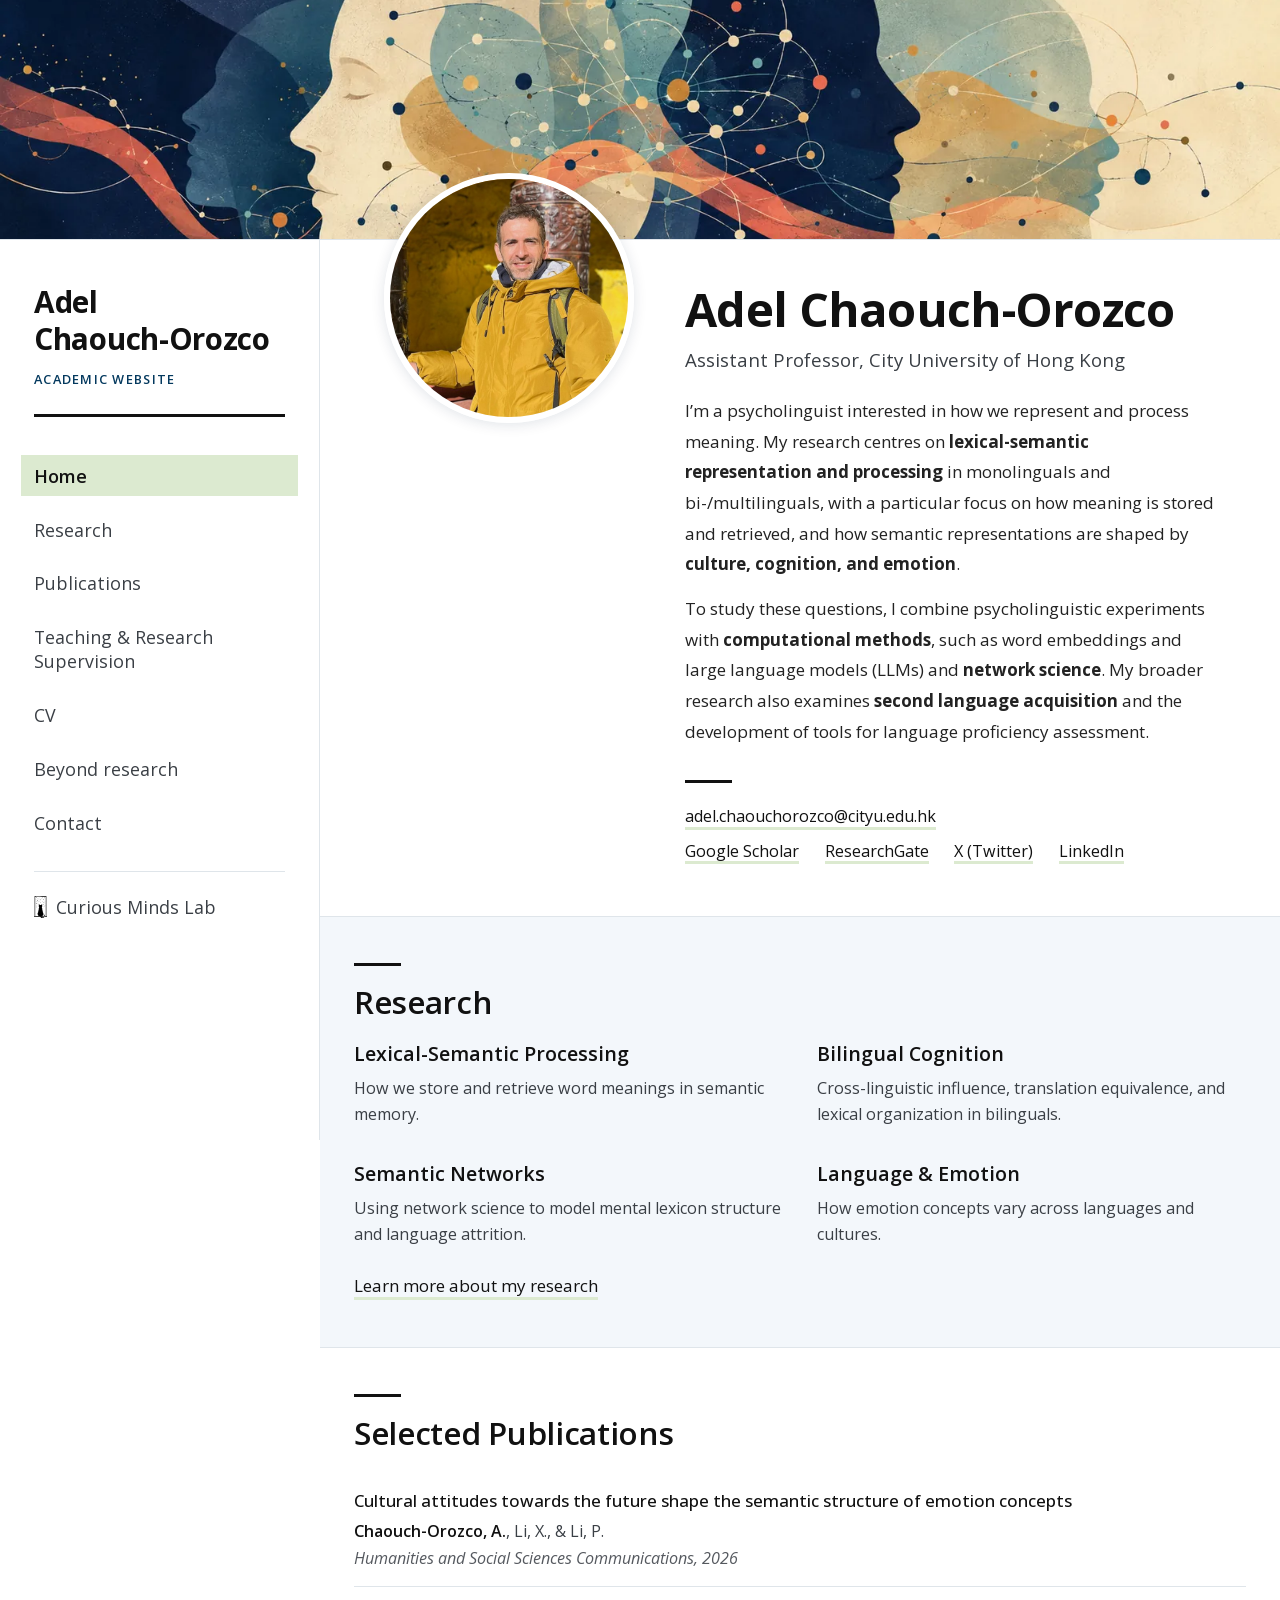
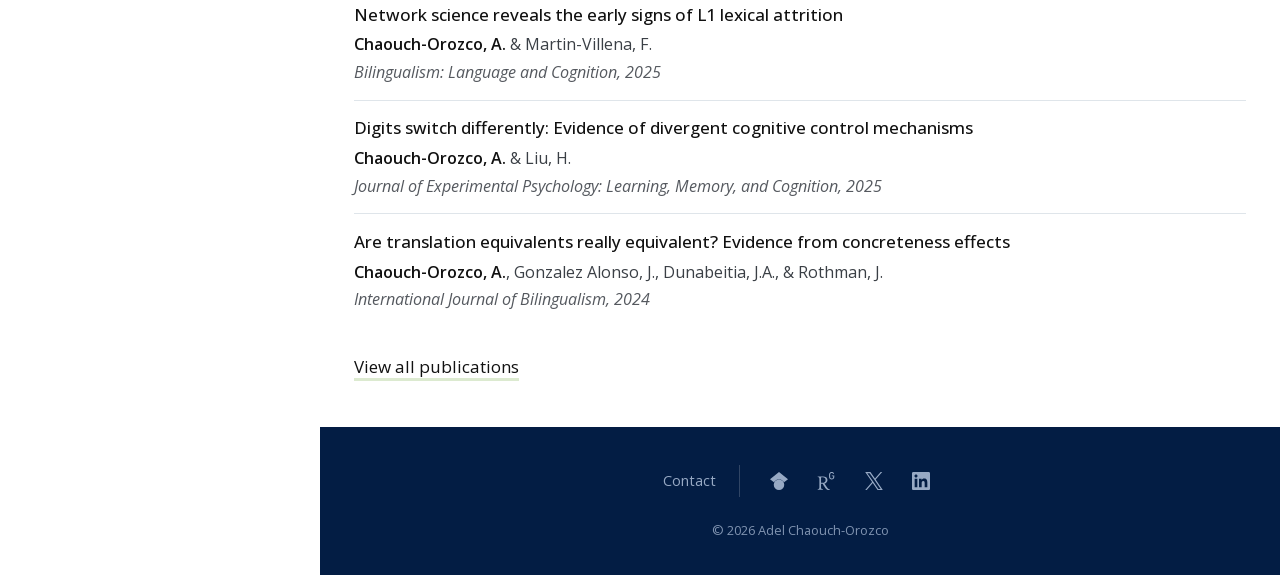
<file: index.html>
<!DOCTYPE html>
<html lang="en">
<head>
    <meta charset="UTF-8">
    <meta name="viewport" content="width=device-width, initial-scale=1.0">
    <meta name="description" content="Adel Chaouch-Orozco - Assistant Professor at City University of Hong Kong. Research in psycholinguistics, bilingualism, and cognitive science.">
    <title>Adel Chaouch-Orozco</title>
    <link rel="canonical" href="https://adelchaouchorozco.github.io/">
    <link rel="preload" href="assets/fonts/OpenSans-var.woff2" as="font" type="font/woff2" crossorigin>
    <link rel="stylesheet" href="assets/css/style-final.css?v=m5-final68">
</head>
<body>
    <a class="skip-link" href="#main">Skip to content</a>
    <div class="page-banner" aria-hidden="true">
        <picture>
            <source srcset="assets/images/banner-1.webp" type="image/webp">
            <img src="assets/images/banner-1.jpg" alt="" width="1600" height="320" fetchpriority="high">
        </picture>
    </div>
    <div class="page-shell">
    <nav class="navbar">
        <div class="nav-container">
            <div class="nav-brand-wrapper">
                <a href="index.html" class="nav-brand">Adel <span class="nowrap">Chaouch-Orozco</span></a>
                <span class="nav-tagline">Academic Website</span>
            </div>
            <button class="nav-toggle" onclick="toggleMenu()" aria-label="Menu" aria-controls="navLinks" aria-expanded="false">
                <span></span>
                <span></span>
                <span></span>
            </button>
            <ul class="nav-links" id="navLinks">
                <li><a href="index.html" class="active" aria-current="page">Home</a></li>
                <li><a href="research.html">Research</a></li>
                <li><a href="publications.html">Publications</a></li>
                <li><a href="teaching.html">Teaching<span class="nav-label-tail"> &amp; Research Supervision</span></a></li>
                <li><a href="cv.html">CV</a></li>
                <li><a href="about.html">Beyond research</a></li>
                <li><a href="contact.html">Contact</a></li>
                <li class="nav-lab-item"><a href="https://curious-minds-lab.github.io/" target="_blank" rel="noopener" aria-label="Curious Minds Lab (opens the lab’s website)"><img class="nav-lab-mark" src="assets/images/cml-mark.svg" width="1000" height="1684" alt="" aria-hidden="true" decoding="async"><span>Curious Minds Lab</span></a></li>
            </ul>
        </div>
    </nav>

    <div class="page-main">

    <main id="main">
    <section class="hero">
        <div class="hero-content">
            <div class="hero-image">
                <img src="assets/images/profile.jpg?v=2" alt="Adel Chaouch-Orozco" width="250" height="250">
            </div>
            <div class="hero-text">
                <h1>Adel <span class="nowrap">Chaouch-Orozco</span></h1>
                <p class="hero-subtitle">Assistant Professor, City University of Hong Kong</p>
                <p class="hero-bio">
                    I’m a psycholinguist interested in how we represent and process meaning.
                    My research centres on <strong>lexical-semantic representation and processing</strong> in
                    monolinguals and bi-/multilinguals, with a particular focus on how meaning
                    is stored and retrieved, and how semantic representations are shaped by
                    <strong>culture, cognition, and emotion</strong>.
                </p>
                <p class="hero-bio">
                    To study these questions, I combine psycholinguistic experiments with
                    <strong>computational methods</strong>, such as word embeddings and large
                    language models (LLMs) and <strong>network science</strong>. My broader
                    research also examines <strong>second language acquisition</strong> and the
                    development of tools for language proficiency assessment.
                </p>
                <p class="hero-email"><a href="mailto:adel.chaouchorozco@cityu.edu.hk">adel.chaouchorozco@cityu.edu.hk</a></p>
                <div class="hero-links">
                    <a href="https://scholar.google.com/citations?user=76VtD-kAAAAJ" target="_blank" rel="noopener">Google Scholar</a>
                    <a href="https://www.researchgate.net/profile/Adel-Chaouch-Orozco" target="_blank" rel="noopener">ResearchGate</a>
                    <a href="https://x.com/adelchaouch" target="_blank" rel="noopener">X (Twitter)</a>
                    <a href="https://www.linkedin.com/in/adel-chaouch-orozco-a3b42b47/" target="_blank" rel="noopener">LinkedIn</a>
                </div>
            </div>
        </div>
    </section>

    <section class="section">
        <h2>Research</h2>
        <div class="research-grid">
            <div class="research-card">
                <h3>Lexical-Semantic Processing</h3>
                <p>How we store and retrieve word meanings in semantic memory.</p>
            </div>
            <div class="research-card">
                <h3>Bilingual Cognition</h3>
                <p>Cross-linguistic influence, translation equivalence, and lexical organization in bilinguals.</p>
            </div>
            <div class="research-card">
                <h3>Semantic Networks</h3>
                <p>Using network science to model mental lexicon structure and language attrition.</p>
            </div>
            <div class="research-card">
                <h3>Language & Emotion</h3>
                <p>How emotion concepts vary across languages and cultures.</p>
            </div>
        </div>
        <p class="section-link"><a href="research.html">Learn more about my research</a></p>
    </section>

    <section class="section">
        <h2>Selected Publications</h2>
        <div class="pub-list">
            <div class="pub-item">
                <div class="pub-title">Cultural attitudes towards the future shape the semantic structure of emotion concepts</div>
                <div class="pub-authors"><strong>Chaouch-Orozco, A.</strong>, Li, X., & Li, P.</div>
                <div class="pub-venue">Humanities and Social Sciences Communications, 2026</div>
            </div>
            <div class="pub-item">
                <div class="pub-title">Network science reveals the early signs of L1 lexical attrition</div>
                <div class="pub-authors"><strong>Chaouch-Orozco, A.</strong> & Martin-Villena, F.</div>
                <div class="pub-venue">Bilingualism: Language and Cognition, 2025</div>
            </div>
            <div class="pub-item">
                <div class="pub-title">Digits switch differently: Evidence of divergent cognitive control mechanisms</div>
                <div class="pub-authors"><strong>Chaouch-Orozco, A.</strong> & Liu, H.</div>
                <div class="pub-venue">Journal of Experimental Psychology: Learning, Memory, and Cognition, 2025</div>
            </div>
            <div class="pub-item">
                <div class="pub-title">Are translation equivalents really equivalent? Evidence from concreteness effects</div>
                <div class="pub-authors"><strong>Chaouch-Orozco, A.</strong>, Gonzalez Alonso, J., Dunabeitia, J.A., & Rothman, J.</div>
                <div class="pub-venue">International Journal of Bilingualism, 2024</div>
            </div>
        </div>
        <p class="section-link"><a href="publications.html">View all publications</a></p>
    </section>
    </main>

    <footer class="footer">
        <div class="footer-row">
            <div class="footer-links">
                <a href="contact.html">Contact</a>
            </div>
            <div class="footer-social">
                <a href="https://scholar.google.com/citations?user=76VtD-kAAAAJ" target="_blank" rel="noopener" aria-label="Google Scholar">
                    <svg viewBox="0 0 24 24" width="18" height="18" aria-hidden="true" focusable="false"><path d="M5.242 13.769L0 9.5 12 0l12 9.5-5.242 4.269C17.548 11.249 14.978 9.5 12 9.5c-2.977 0-5.548 1.748-6.758 4.269zM12 10a7 7 0 1 0 0 14 7 7 0 0 0 0-14z"/></svg>
                </a>
                <a href="https://www.researchgate.net/profile/Adel-Chaouch-Orozco" target="_blank" rel="noopener" aria-label="ResearchGate">
                    <svg viewBox="0 0 24 24" width="18" height="18" aria-hidden="true" focusable="false"><path d="M19.586 0c-.818 0-1.508.19-2.073.565-.563.377-.97.936-1.213 1.68a3.193 3.193 0 0 0-.112.437 8.365 8.365 0 0 0-.078.53 9 9 0 0 0-.05.727c-.01.282-.013.621-.013 1.016a31.121 31.123 0 0 0 .014 1.017 9 9 0 0 0 .05.727 7.946 7.946 0 0 0 .077.53h-.005a3.334 3.334 0 0 0 .113.438c.245.743.65 1.303 1.214 1.68.565.376 1.256.564 2.075.564.8 0 1.536-.213 2.105-.603.57-.39.94-.916 1.175-1.65.076-.235.135-.558.177-.93a10.9 10.9 0 0 0 .043-1.207v-.82c0-.095-.047-.142-.14-.142h-3.064c-.094 0-.14.047-.14.141v.956c0 .094.046.14.14.14h1.666c.056 0 .084.03.084.086 0 .36 0 .62-.036.865-.038.244-.1.447-.147.606-.108.385-.348.664-.638.876-.29.212-.738.35-1.227.35-.545 0-.901-.15-1.21-.353-.306-.203-.517-.454-.67-.915a3.136 3.136 0 0 1-.147-.762 17.366 17.367 0 0 1-.034-.656c-.01-.26-.014-.572-.014-.939a26.401 26.403 0 0 1 .014-.938 15.821 15.822 0 0 1 .035-.656 3.19 3.19 0 0 1 .148-.76 1.89 1.89 0 0 1 .742-1.01c.344-.244.593-.352 1.137-.352.508 0 .815.096 1.144.303.33.207.528.492.764.925.047.094.111.118.198.07l1.044-.43c.075-.048.09-.115.042-.199a3.549 3.549 0 0 0-.466-.742 3 3 0 0 0-.679-.607 3.313 3.313 0 0 0-.903-.41A4.068 4.068 0 0 0 19.586 0zM8.217 5.836c-1.69 0-3.036.086-4.297.086-1.146 0-2.291 0-3.007-.029v.831l1.088.2c.744.144 1.174.488 1.174 2.264v11.288c0 1.777-.43 2.12-1.174 2.263l-1.088.2v.832c.773-.029 2.12-.086 3.465-.086 1.29 0 2.951.057 3.667.086v-.831l-1.49-.2c-.773-.115-1.174-.487-1.174-2.264v-4.784c.688.057 1.29.057 2.206.057 1.748 3.123 3.41 5.472 4.355 6.56.86 1.032 2.177 1.691 3.839 1.691.487 0 1.003-.086 1.318-.23v-.744c-1.031 0-2.063-.716-2.808-1.518-1.26-1.376-2.95-3.582-4.355-6.074 2.32-.545 4.04-2.722 4.04-4.9 0-3.208-2.492-4.698-5.758-4.698zm-.515 1.29c2.406 0 3.839 1.26 3.839 3.552 0 2.263-1.547 3.782-4.097 3.782-.974 0-1.404-.03-2.063-.086v-7.19c.66-.059 1.547-.059 2.32-.059z"/></svg>
                </a>
                <a href="https://x.com/adelchaouch" target="_blank" rel="noopener" aria-label="X (Twitter)">
                    <svg viewBox="0 0 24 24" width="18" height="18" aria-hidden="true" focusable="false"><path d="M14.234 10.162 22.977 0h-2.072l-7.591 8.824L7.251 0H.258l9.168 13.343L.258 24H2.33l8.016-9.318L16.749 24h6.993zm-2.837 3.299-.929-1.329L3.076 1.56h3.182l5.965 8.532.929 1.329 7.754 11.09h-3.182z"/></svg>
                </a>
                <a href="https://www.linkedin.com/in/adel-chaouch-orozco-a3b42b47/" target="_blank" rel="noopener" aria-label="LinkedIn">
                    <svg viewBox="0 0 24 24" width="18" height="18" aria-hidden="true" focusable="false"><path d="M20.447 20.452h-3.554v-5.569c0-1.328-.027-3.037-1.852-3.037-1.853 0-2.136 1.445-2.136 2.939v5.667H9.351V9h3.414v1.561h.046c.477-.9 1.637-1.85 3.37-1.85 3.601 0 4.267 2.37 4.267 5.455v6.286zM5.337 7.433c-1.144 0-2.063-.926-2.063-2.065 0-1.138.92-2.063 2.063-2.063 1.14 0 2.064.925 2.064 2.063 0 1.139-.925 2.065-2.064 2.065zm1.782 13.019H3.555V9h3.564v11.452zM22.225 0H1.771C.792 0 0 .774 0 1.729v20.542C0 23.227.792 24 1.771 24h20.451C23.2 24 24 23.227 24 22.271V1.729C24 .774 23.2 0 22.222 0h.003z"/></svg>
                </a>
            </div>
        </div>
        <p>&copy; 2026 Adel Chaouch-Orozco</p>
    </footer>
    </div><!-- /page-main -->
    </div><!-- /page-shell -->

    <script>
        // Dev helper: try banners via ?banner=0|1|2|3 (0 = the hand-drawn SVG)
        (function () {
            const b = new URLSearchParams(location.search).get('banner');
            if (!b || !/^[0-3]$/.test(b)) return;
            const img = document.querySelector('.page-banner img, .hero-banner img');
            const src = document.querySelector('.page-banner source, .hero-banner source');
            if (!img) return;
            if (b === '0') { if (src) src.remove(); img.src = 'assets/images/banner-0.svg'; }
            else { if (src) src.srcset = 'assets/images/banner-' + b + '.webp'; img.src = 'assets/images/banner-' + b + '.jpg'; }
        })();
    </script>
    <script>
        function toggleMenu() {
            const open = document.getElementById('navLinks').classList.toggle('active');
            document.querySelector('.nav-toggle').setAttribute('aria-expanded', open);
        }
    </script>
    <!-- GoatCounter — privacy-friendly hit counting: no cookies, no personal data,
         so the site needs no consent banner. async + last in the body, so it can
         never delay first paint or block anything above it. Dashboard:
         https://adelchaouchorozco.goatcounter.com -->
    <script data-goatcounter="https://adelchaouchorozco.goatcounter.com/count"
            async src="//gc.zgo.at/count.js"></script>
</body>
</html>
</file>
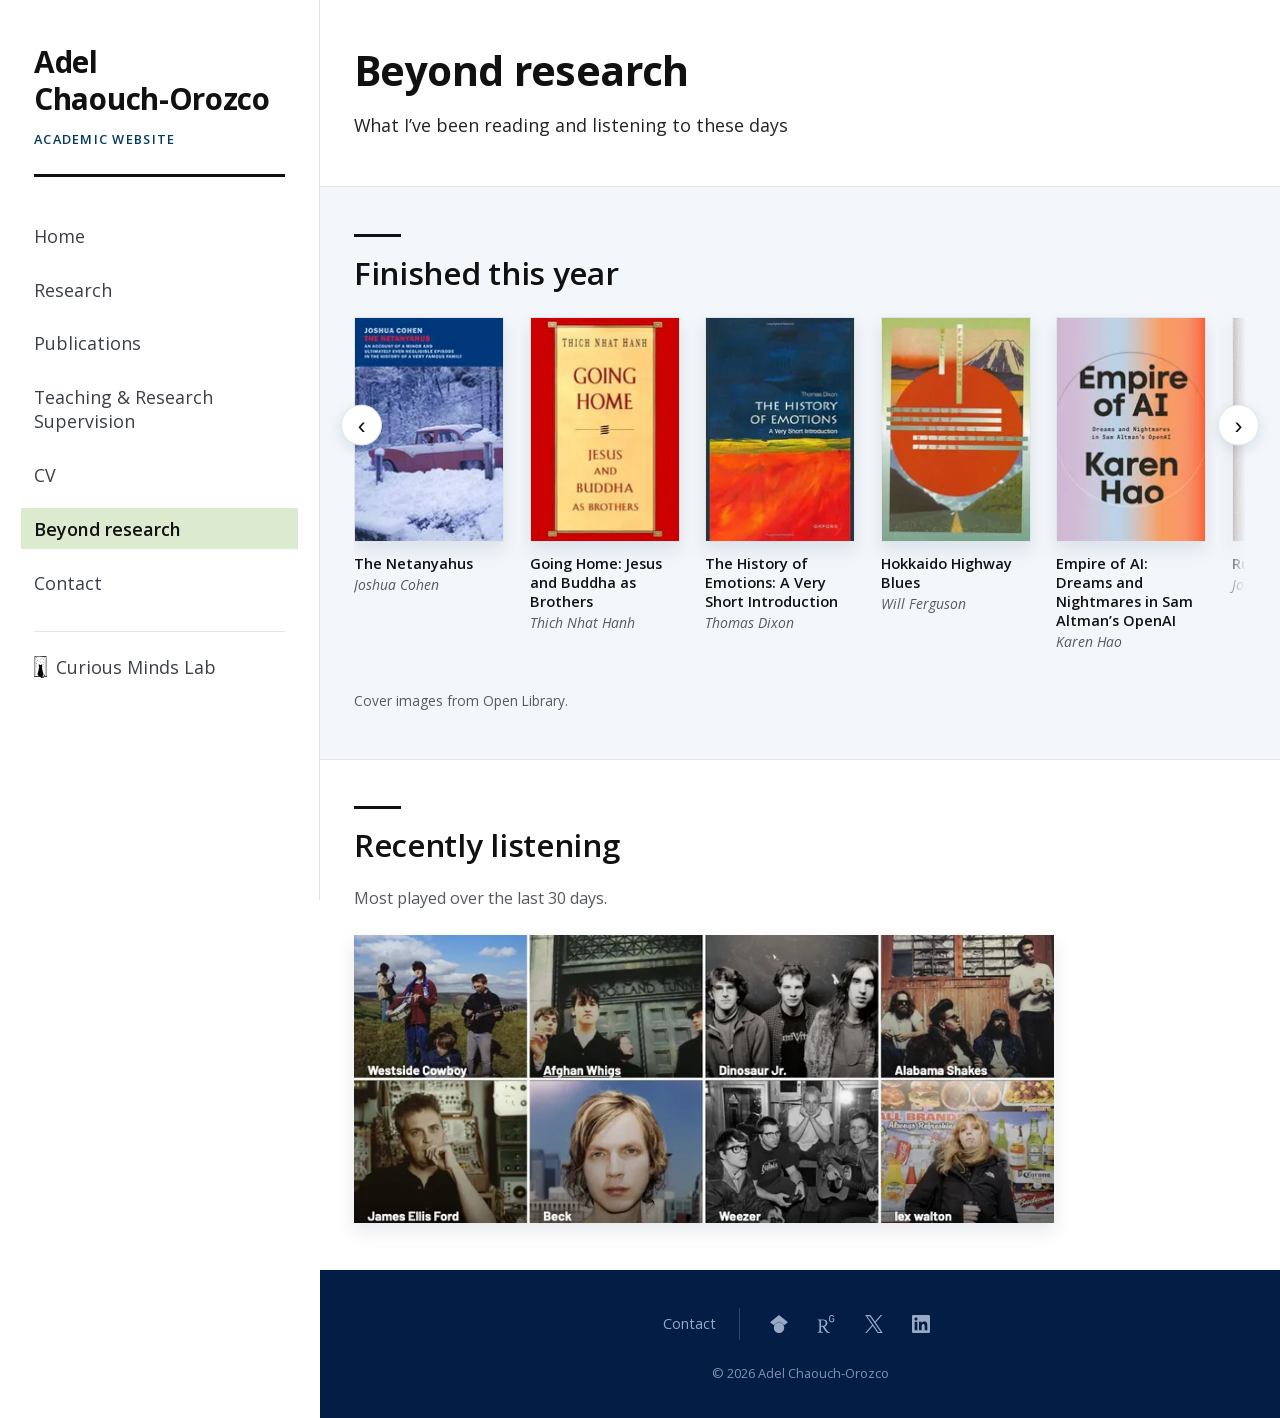
<file: about.html>
<!DOCTYPE html>
<html lang="en">
<head>
    <meta charset="UTF-8">
    <meta name="viewport" content="width=device-width, initial-scale=1.0">
    <meta name="description" content="Beyond research: what Adel Chaouch-Orozco is reading and listening to.">
    <title>Beyond research | Adel Chaouch-Orozco</title>
    <link rel="canonical" href="https://adelchaouchorozco.github.io/about.html">
    <link rel="preload" href="assets/fonts/OpenSans-var.woff2" as="font" type="font/woff2" crossorigin>
    <link rel="stylesheet" href="assets/css/style-final.css?v=m5-final68">
</head>
<body>
    <a class="skip-link" href="#main">Skip to content</a>
    <div class="page-shell">
    <nav class="navbar">
        <div class="nav-container">
            <div class="nav-brand-wrapper">
                <a href="index.html" class="nav-brand">Adel <span class="nowrap">Chaouch-Orozco</span></a>
                <span class="nav-tagline">Academic Website</span>
            </div>
            <button class="nav-toggle" onclick="toggleMenu()" aria-label="Menu" aria-controls="navLinks" aria-expanded="false">
                <span></span>
                <span></span>
                <span></span>
            </button>
            <ul class="nav-links" id="navLinks">
                <li><a href="index.html">Home</a></li>
                <li><a href="research.html">Research</a></li>
                <li><a href="publications.html">Publications</a></li>
                <li><a href="teaching.html">Teaching<span class="nav-label-tail"> &amp; Research Supervision</span></a></li>
                <li><a href="cv.html">CV</a></li>
                <li><a href="about.html" class="active" aria-current="page">Beyond research</a></li>
                <li><a href="contact.html">Contact</a></li>
                <li class="nav-lab-item"><a href="https://curious-minds-lab.github.io/" target="_blank" rel="noopener" aria-label="Curious Minds Lab (opens the lab’s website)"><img class="nav-lab-mark" src="assets/images/cml-mark.svg" width="1000" height="1684" alt="" aria-hidden="true" decoding="async"><span>Curious Minds Lab</span></a></li>
            </ul>
        </div>
    </nav>

    <div class="page-main">

    <main id="main">
    <section class="section">
        <h1>Beyond research</h1>
        <p style="font-size: 1.05rem;">
            What I’ve been reading and listening to these days
        </p>
    </section>

    <section class="section">
        <h2>Finished this year</h2>
            <div class="carousel" data-carousel>
                <button class="carousel-nav prev" type="button" aria-label="Scroll books finished this year left" hidden>&#8249;</button>
                <ul class="carousel-track" tabindex="0" aria-label="books finished this year">
                <li class="book-card">
                    <a class="book-link" href="https://www.goodreads.com/search?q=The+Netanyahus+Joshua+Cohen" target="_blank" rel="noopener" aria-label="The Netanyahus by Joshua Cohen on Goodreads">
                    <picture>
                        <source type="image/webp" srcset="assets/images/books/the-netanyahus-150.webp 150w, assets/images/books/the-netanyahus-300.webp 300w" sizes="150px">
                        <img class="book-cover" src="assets/images/books/the-netanyahus-300.jpg"
                             srcset="assets/images/books/the-netanyahus-150.jpg 150w, assets/images/books/the-netanyahus-300.jpg 300w" sizes="150px"
                             width="300" height="450" loading="lazy" decoding="async"
                             alt="Cover of The Netanyahus">
                    </picture>
                    <p class="book-title">The Netanyahus</p>
                    <p class="book-author">Joshua Cohen</p>
                    </a>
                </li>
                <li class="book-card">
                    <a class="book-link" href="https://www.goodreads.com/search?q=Going+Home+Jesus+and+Buddha+as+Brothers+Thich+Nhat+Hanh" target="_blank" rel="noopener" aria-label="Going Home: Jesus and Buddha as Brothers by Thich Nhat Hanh on Goodreads">
                    <picture>
                        <source type="image/webp" srcset="assets/images/books/going-home-150.webp 150w, assets/images/books/going-home-300.webp 300w" sizes="150px">
                        <img class="book-cover" src="assets/images/books/going-home-300.jpg"
                             srcset="assets/images/books/going-home-150.jpg 150w, assets/images/books/going-home-300.jpg 300w" sizes="150px"
                             width="300" height="450" loading="lazy" decoding="async"
                             alt="Cover of Going Home: Jesus and Buddha as Brothers">
                    </picture>
                    <p class="book-title">Going Home: Jesus and Buddha as Brothers</p>
                    <p class="book-author">Thich Nhat Hanh</p>
                    </a>
                </li>
                <li class="book-card">
                    <a class="book-link" href="https://www.goodreads.com/search?q=The+History+of+Emotions+A+Very+Short+Introduction+Thomas+Dixon" target="_blank" rel="noopener" aria-label="The History of Emotions: A Very Short Introduction by Thomas Dixon on Goodreads">
                    <picture>
                        <source type="image/webp" srcset="assets/images/books/history-of-emotions-150.webp 150w, assets/images/books/history-of-emotions-300.webp 300w" sizes="150px">
                        <img class="book-cover" src="assets/images/books/history-of-emotions-300.jpg"
                             srcset="assets/images/books/history-of-emotions-150.jpg 150w, assets/images/books/history-of-emotions-300.jpg 300w" sizes="150px"
                             width="300" height="450" loading="lazy" decoding="async"
                             alt="Cover of The History of Emotions: A Very Short Introduction">
                    </picture>
                    <p class="book-title">The History of Emotions: A Very Short Introduction</p>
                    <p class="book-author">Thomas Dixon</p>
                    </a>
                </li>
                <li class="book-card">
                    <a class="book-link" href="https://www.goodreads.com/search?q=Hokkaido+Highway+Blues+Will+Ferguson" target="_blank" rel="noopener" aria-label="Hokkaido Highway Blues by Will Ferguson on Goodreads">
                    <picture>
                        <source type="image/webp" srcset="assets/images/books/hokkaido-highway-blues-150.webp 150w, assets/images/books/hokkaido-highway-blues-300.webp 300w" sizes="150px">
                        <img class="book-cover" src="assets/images/books/hokkaido-highway-blues-300.jpg"
                             srcset="assets/images/books/hokkaido-highway-blues-150.jpg 150w, assets/images/books/hokkaido-highway-blues-300.jpg 300w" sizes="150px"
                             width="300" height="450" loading="lazy" decoding="async"
                             alt="Cover of Hokkaido Highway Blues">
                    </picture>
                    <p class="book-title">Hokkaido Highway Blues</p>
                    <p class="book-author">Will Ferguson</p>
                    </a>
                </li>
                <li class="book-card">
                    <a class="book-link" href="https://www.goodreads.com/search?q=Empire+of+AI%3A+Dreams+and+Nightmares+in+Sam+Altman%E2%80%99s+OpenAI+Karen+Hao" target="_blank" rel="noopener" aria-label="Empire of AI: Dreams and Nightmares in Sam Altman’s OpenAI by Karen Hao on Goodreads">
                    <picture>
                        <source type="image/webp" srcset="assets/images/books/empire-of-ai-150.webp 150w, assets/images/books/empire-of-ai-300.webp 300w" sizes="150px">
                        <img class="book-cover" src="assets/images/books/empire-of-ai-300.jpg"
                             srcset="assets/images/books/empire-of-ai-150.jpg 150w, assets/images/books/empire-of-ai-300.jpg 300w" sizes="150px"
                             width="300" height="450" loading="lazy" decoding="async"
                             alt="Cover of Empire of AI: Dreams and Nightmares in Sam Altman's OpenAI">
                    </picture>
                    <p class="book-title">Empire of AI: Dreams and Nightmares in Sam Altman&rsquo;s OpenAI</p>
                    <p class="book-author">Karen Hao</p>
                    </a>
                </li>
                <li class="book-card">
                    <a class="book-link" href="https://www.goodreads.com/search?q=Running+the+Amazon+Joe+Kane" target="_blank" rel="noopener" aria-label="Running the Amazon by Joe Kane on Goodreads">
                    <picture>
                        <source type="image/webp" srcset="assets/images/books/running-the-amazon-150.webp 150w, assets/images/books/running-the-amazon-300.webp 300w" sizes="150px">
                        <img class="book-cover" src="assets/images/books/running-the-amazon-300.jpg"
                             srcset="assets/images/books/running-the-amazon-150.jpg 150w, assets/images/books/running-the-amazon-300.jpg 300w" sizes="150px"
                             width="300" height="450" loading="lazy" decoding="async"
                             alt="Cover of Running the Amazon">
                    </picture>
                    <p class="book-title">Running the Amazon</p>
                    <p class="book-author">Joe Kane</p>
                    </a>
                </li>
                <li class="book-card">
                    <a class="book-link" href="https://www.goodreads.com/search?q=Children+of+the+Alley+Naguib+Mahfouz" target="_blank" rel="noopener" aria-label="Children of the Alley by Naguib Mahfouz on Goodreads">
                    <picture>
                        <source type="image/webp" srcset="assets/images/books/children-of-the-alley-150.webp 150w, assets/images/books/children-of-the-alley-300.webp 300w" sizes="150px">
                        <img class="book-cover" src="assets/images/books/children-of-the-alley-300.jpg"
                             srcset="assets/images/books/children-of-the-alley-150.jpg 150w, assets/images/books/children-of-the-alley-300.jpg 300w" sizes="150px"
                             width="300" height="450" loading="lazy" decoding="async"
                             alt="Cover of Children of the Alley">
                    </picture>
                    <p class="book-title">Children of the Alley</p>
                    <p class="book-author">Naguib Mahfouz</p>
                    </a>
                </li>
                <li class="book-card">
                    <a class="book-link" href="https://www.goodreads.com/search?q=Indra%E2%80%99s+Net%3A+Defending+Hinduism%E2%80%99s+Philosophical+Unity+Rajiv+Malhotra" target="_blank" rel="noopener" aria-label="Indra’s Net: Defending Hinduism’s Philosophical Unity by Rajiv Malhotra on Goodreads">
                    <picture>
                        <source type="image/webp" srcset="assets/images/books/indras-net-150.webp 150w, assets/images/books/indras-net-300.webp 300w" sizes="150px">
                        <img class="book-cover" src="assets/images/books/indras-net-300.jpg"
                             srcset="assets/images/books/indras-net-150.jpg 150w, assets/images/books/indras-net-300.jpg 300w" sizes="150px"
                             width="300" height="450" loading="lazy" decoding="async"
                             alt="Cover of Indra's Net: Defending Hinduism's Philosophical Unity">
                    </picture>
                    <p class="book-title">Indra&rsquo;s Net: Defending Hinduism&rsquo;s Philosophical Unity</p>
                    <p class="book-author">Rajiv Malhotra</p>
                    </a>
                </li>
                <li class="book-card">
                    <a class="book-link" href="https://www.goodreads.com/search?q=The+Prosecutor+Nazir+Afzal" target="_blank" rel="noopener" aria-label="The Prosecutor by Nazir Afzal on Goodreads">
                    <picture>
                        <source type="image/webp" srcset="assets/images/books/the-prosecutor-150.webp 150w, assets/images/books/the-prosecutor-300.webp 300w" sizes="150px">
                        <img class="book-cover" src="assets/images/books/the-prosecutor-300.jpg"
                             srcset="assets/images/books/the-prosecutor-150.jpg 150w, assets/images/books/the-prosecutor-300.jpg 300w" sizes="150px"
                             width="300" height="450" loading="lazy" decoding="async"
                             alt="Cover of The Prosecutor">
                    </picture>
                    <p class="book-title">The Prosecutor</p>
                    <p class="book-author">Nazir Afzal</p>
                    </a>
                </li>
                <li class="book-card">
                    <a class="book-link" href="https://www.goodreads.com/search?q=Paula+Isabel+Allende" target="_blank" rel="noopener" aria-label="Paula by Isabel Allende on Goodreads">
                    <picture>
                        <source type="image/webp" srcset="assets/images/books/paula-150.webp 150w, assets/images/books/paula-300.webp 300w" sizes="150px">
                        <img class="book-cover" src="assets/images/books/paula-300.jpg"
                             srcset="assets/images/books/paula-150.jpg 150w, assets/images/books/paula-300.jpg 300w" sizes="150px"
                             width="300" height="450" loading="lazy" decoding="async"
                             alt="Cover of Paula">
                    </picture>
                    <p class="book-title">Paula</p>
                    <p class="book-author">Isabel Allende</p>
                    </a>
                </li>
                <li class="book-card">
                    <a class="book-link" href="https://www.goodreads.com/search?q=Genocide%3A+A+Comprehensive+Introduction+Adam+Jones" target="_blank" rel="noopener" aria-label="Genocide: A Comprehensive Introduction by Adam Jones on Goodreads">
                    <picture>
                        <source type="image/webp" srcset="assets/images/books/genocide-150.webp 150w, assets/images/books/genocide-300.webp 300w" sizes="150px">
                        <img class="book-cover" src="assets/images/books/genocide-300.jpg"
                             srcset="assets/images/books/genocide-150.jpg 150w, assets/images/books/genocide-300.jpg 300w" sizes="150px"
                             width="300" height="450" loading="lazy" decoding="async"
                             alt="Cover of Genocide: A Comprehensive Introduction">
                    </picture>
                    <p class="book-title">Genocide: A Comprehensive Introduction</p>
                    <p class="book-author">Adam Jones</p>
                    </a>
                </li>
                <li class="book-card">
                    <a class="book-link" href="https://www.goodreads.com/search?q=Adam%E2%80%99s+Curse%3A+A+Future+Without+Men+Bryan+Sykes" target="_blank" rel="noopener" aria-label="Adam’s Curse: A Future Without Men by Bryan Sykes on Goodreads">
                    <picture>
                        <source type="image/webp" srcset="assets/images/books/adams-curse-150.webp 150w, assets/images/books/adams-curse-300.webp 300w" sizes="150px">
                        <img class="book-cover" src="assets/images/books/adams-curse-300.jpg"
                             srcset="assets/images/books/adams-curse-150.jpg 150w, assets/images/books/adams-curse-300.jpg 300w" sizes="150px"
                             width="300" height="450" loading="lazy" decoding="async"
                             alt="Cover of Adam's Curse: A Future Without Men">
                    </picture>
                    <p class="book-title">Adam&rsquo;s Curse: A Future Without Men</p>
                    <p class="book-author">Bryan Sykes</p>
                    </a>
                </li>
                <li class="book-card">
                    <a class="book-link" href="https://www.goodreads.com/search?q=Sufism+and+the+Way+of+Blame+Yannis+Toussulis" target="_blank" rel="noopener" aria-label="Sufism and the Way of Blame by Yannis Toussulis on Goodreads">
                    <picture>
                        <source type="image/webp" srcset="assets/images/books/sufism-way-of-blame-150.webp 150w, assets/images/books/sufism-way-of-blame-300.webp 300w" sizes="150px">
                        <img class="book-cover" src="assets/images/books/sufism-way-of-blame-300.jpg"
                             srcset="assets/images/books/sufism-way-of-blame-150.jpg 150w, assets/images/books/sufism-way-of-blame-300.jpg 300w" sizes="150px"
                             width="300" height="450" loading="lazy" decoding="async"
                             alt="Cover of Sufism and the Way of Blame">
                    </picture>
                    <p class="book-title">Sufism and the Way of Blame</p>
                    <p class="book-author">Yannis Toussulis</p>
                    </a>
                </li>
                <li class="book-card">
                    <a class="book-link" href="https://www.goodreads.com/search?q=That+Which+Has+No+Name+Piedad+Bonnett" target="_blank" rel="noopener" aria-label="That Which Has No Name by Piedad Bonnett on Goodreads">
                    <picture>
                        <source type="image/webp" srcset="assets/images/books/that-which-has-no-name-150.webp 150w, assets/images/books/that-which-has-no-name-300.webp 300w" sizes="150px">
                        <img class="book-cover" src="assets/images/books/that-which-has-no-name-300.jpg"
                             srcset="assets/images/books/that-which-has-no-name-150.jpg 150w, assets/images/books/that-which-has-no-name-300.jpg 300w" sizes="150px"
                             width="300" height="450" loading="lazy" decoding="async"
                             alt="Cover of That Which Has No Name">
                    </picture>
                    <p class="book-title">That Which Has No Name</p>
                    <p class="book-author">Piedad Bonnett</p>
                    </a>
                </li>
                <li class="book-card">
                    <a class="book-link" href="https://www.goodreads.com/search?q=Revolutionary+Iran+Michael+Axworthy" target="_blank" rel="noopener" aria-label="Revolutionary Iran by Michael Axworthy on Goodreads">
                    <picture>
                        <source type="image/webp" srcset="assets/images/books/revolutionary-iran-150.webp 150w, assets/images/books/revolutionary-iran-300.webp 300w" sizes="150px">
                        <img class="book-cover" src="assets/images/books/revolutionary-iran-300.jpg"
                             srcset="assets/images/books/revolutionary-iran-150.jpg 150w, assets/images/books/revolutionary-iran-300.jpg 300w" sizes="150px"
                             width="300" height="450" loading="lazy" decoding="async"
                             alt="Cover of Revolutionary Iran">
                    </picture>
                    <p class="book-title">Revolutionary Iran</p>
                    <p class="book-author">Michael Axworthy</p>
                    </a>
                </li>
                <li class="book-card">
                    <a class="book-link" href="https://www.goodreads.com/search?q=Have+a+Little+Faith+Mitch+Albom" target="_blank" rel="noopener" aria-label="Have a Little Faith by Mitch Albom on Goodreads">
                    <picture>
                        <source type="image/webp" srcset="assets/images/books/have-a-little-faith-150.webp 150w, assets/images/books/have-a-little-faith-300.webp 300w" sizes="150px">
                        <img class="book-cover" src="assets/images/books/have-a-little-faith-300.jpg"
                             srcset="assets/images/books/have-a-little-faith-150.jpg 150w, assets/images/books/have-a-little-faith-300.jpg 300w" sizes="150px"
                             width="300" height="450" loading="lazy" decoding="async"
                             alt="Cover of Have a Little Faith">
                    </picture>
                    <p class="book-title">Have a Little Faith</p>
                    <p class="book-author">Mitch Albom</p>
                    </a>
                </li>
                <li class="book-card">
                    <a class="book-link" href="https://www.goodreads.com/search?q=Saint+Manuel+Bueno%2C+Martyr+Miguel+de+Unamuno" target="_blank" rel="noopener" aria-label="Saint Manuel Bueno, Martyr by Miguel de Unamuno on Goodreads">
                    <picture>
                        <source type="image/webp" srcset="assets/images/books/san-manuel-bueno-150.webp 150w, assets/images/books/san-manuel-bueno-300.webp 300w" sizes="150px">
                        <img class="book-cover" src="assets/images/books/san-manuel-bueno-300.jpg"
                             srcset="assets/images/books/san-manuel-bueno-150.jpg 150w, assets/images/books/san-manuel-bueno-300.jpg 300w" sizes="150px"
                             width="300" height="450" loading="lazy" decoding="async"
                             alt="Cover of Saint Manuel Bueno, Martyr">
                    </picture>
                    <p class="book-title">Saint Manuel Bueno, Martyr</p>
                    <p class="book-author">Miguel de Unamuno</p>
                    </a>
                </li>
                <li class="book-card">
                    <a class="book-link" href="https://www.goodreads.com/search?q=The+Book+of+Hope+Jane+Goodall" target="_blank" rel="noopener" aria-label="The Book of Hope by Jane Goodall on Goodreads">
                    <picture>
                        <source type="image/webp" srcset="assets/images/books/the-book-of-hope-150.webp 150w, assets/images/books/the-book-of-hope-300.webp 300w" sizes="150px">
                        <img class="book-cover" src="assets/images/books/the-book-of-hope-300.jpg"
                             srcset="assets/images/books/the-book-of-hope-150.jpg 150w, assets/images/books/the-book-of-hope-300.jpg 300w" sizes="150px"
                             width="300" height="450" loading="lazy" decoding="async"
                             alt="Cover of The Book of Hope">
                    </picture>
                    <p class="book-title">The Book of Hope</p>
                    <p class="book-author">Jane Goodall</p>
                    </a>
                </li>
                <li class="book-card">
                    <a class="book-link" href="https://www.goodreads.com/search?q=God%E2%80%99s+Madman+at+the+End+of+the+World+Javier+Cercas" target="_blank" rel="noopener" aria-label="God’s Madman at the End of the World by Javier Cercas on Goodreads">
                    <picture>
                        <source type="image/webp" srcset="assets/images/books/gods-madman-150.webp 150w, assets/images/books/gods-madman-300.webp 300w" sizes="150px">
                        <img class="book-cover" src="assets/images/books/gods-madman-300.jpg"
                             srcset="assets/images/books/gods-madman-150.jpg 150w, assets/images/books/gods-madman-300.jpg 300w" sizes="150px"
                             width="300" height="450" loading="lazy" decoding="async"
                             alt="Cover of God's Madman at the End of the World">
                    </picture>
                    <p class="book-title">God&rsquo;s Madman at the End of the World</p>
                    <p class="book-author">Javier Cercas</p>
                    </a>
                </li>
                <li class="book-card">
                    <a class="book-link" href="https://www.goodreads.com/search?q=A+Hero+of+Our+Time+Mikhail+Lermontov" target="_blank" rel="noopener" aria-label="A Hero of Our Time by Mikhail Lermontov on Goodreads">
                    <picture>
                        <source type="image/webp" srcset="assets/images/books/a-hero-of-our-time-150.webp 150w, assets/images/books/a-hero-of-our-time-300.webp 300w" sizes="150px">
                        <img class="book-cover" src="assets/images/books/a-hero-of-our-time-300.jpg"
                             srcset="assets/images/books/a-hero-of-our-time-150.jpg 150w, assets/images/books/a-hero-of-our-time-300.jpg 300w" sizes="150px"
                             width="300" height="450" loading="lazy" decoding="async"
                             alt="Cover of A Hero of Our Time">
                    </picture>
                    <p class="book-title">A Hero of Our Time</p>
                    <p class="book-author">Mikhail Lermontov</p>
                    </a>
                </li>
                <li class="book-card">
                    <a class="book-link" href="https://www.goodreads.com/search?q=The+Divine+Reality+Hamza+Andreas+Tzortzis" target="_blank" rel="noopener" aria-label="The Divine Reality by Hamza Andreas Tzortzis on Goodreads">
                    <picture>
                        <source type="image/webp" srcset="assets/images/books/the-divine-reality-150.webp 150w, assets/images/books/the-divine-reality-300.webp 300w" sizes="150px">
                        <img class="book-cover" src="assets/images/books/the-divine-reality-300.jpg"
                             srcset="assets/images/books/the-divine-reality-150.jpg 150w, assets/images/books/the-divine-reality-300.jpg 300w" sizes="150px"
                             width="300" height="450" loading="lazy" decoding="async"
                             alt="Cover of The Divine Reality">
                    </picture>
                    <p class="book-title">The Divine Reality</p>
                    <p class="book-author">Hamza Andreas Tzortzis</p>
                    </a>
                </li>
                <li class="book-card">
                    <a class="book-link" href="https://www.goodreads.com/search?q=The+Rape+of+Nanking+Iris+Chang" target="_blank" rel="noopener" aria-label="The Rape of Nanking by Iris Chang on Goodreads">
                    <picture>
                        <source type="image/webp" srcset="assets/images/books/the-rape-of-nanking-150.webp 150w, assets/images/books/the-rape-of-nanking-300.webp 300w" sizes="150px">
                        <img class="book-cover" src="assets/images/books/the-rape-of-nanking-300.jpg"
                             srcset="assets/images/books/the-rape-of-nanking-150.jpg 150w, assets/images/books/the-rape-of-nanking-300.jpg 300w" sizes="150px"
                             width="300" height="450" loading="lazy" decoding="async"
                             alt="Cover of The Rape of Nanking">
                    </picture>
                    <p class="book-title">The Rape of Nanking</p>
                    <p class="book-author">Iris Chang</p>
                    </a>
                </li>
                <li class="book-card">
                    <a class="book-link" href="https://www.goodreads.com/search?q=Desert+J.M.G.+Le+Cl%C3%A9zio" target="_blank" rel="noopener" aria-label="Desert by J.M.G. Le Clézio on Goodreads">
                    <picture>
                        <source type="image/webp" srcset="assets/images/books/desert-150.webp 150w, assets/images/books/desert-300.webp 300w" sizes="150px">
                        <img class="book-cover" src="assets/images/books/desert-300.jpg"
                             srcset="assets/images/books/desert-150.jpg 150w, assets/images/books/desert-300.jpg 300w" sizes="150px"
                             width="300" height="450" loading="lazy" decoding="async"
                             alt="Cover of Desert">
                    </picture>
                    <p class="book-title">Desert</p>
                    <p class="book-author">J.M.G. Le Cl&eacute;zio</p>
                    </a>
                </li>
                <li class="book-card">
                    <a class="book-link" href="https://www.goodreads.com/search?q=Judas+Amos+Oz" target="_blank" rel="noopener" aria-label="Judas by Amos Oz on Goodreads">
                    <picture>
                        <source type="image/webp" srcset="assets/images/books/judas-150.webp 150w, assets/images/books/judas-300.webp 300w" sizes="150px">
                        <img class="book-cover" src="assets/images/books/judas-300.jpg"
                             srcset="assets/images/books/judas-150.jpg 150w, assets/images/books/judas-300.jpg 300w" sizes="150px"
                             width="300" height="450" loading="lazy" decoding="async"
                             alt="Cover of Judas">
                    </picture>
                    <p class="book-title">Judas</p>
                    <p class="book-author">Amos Oz</p>
                    </a>
                </li>
                <li class="book-card">
                    <a class="book-link" href="https://www.goodreads.com/search?q=The+Darkening+Age+Catherine+Nixey" target="_blank" rel="noopener" aria-label="The Darkening Age by Catherine Nixey on Goodreads">
                    <picture>
                        <source type="image/webp" srcset="assets/images/books/the-darkening-age-150.webp 150w, assets/images/books/the-darkening-age-300.webp 300w" sizes="150px">
                        <img class="book-cover" src="assets/images/books/the-darkening-age-300.jpg"
                             srcset="assets/images/books/the-darkening-age-150.jpg 150w, assets/images/books/the-darkening-age-300.jpg 300w" sizes="150px"
                             width="300" height="450" loading="lazy" decoding="async"
                             alt="Cover of The Darkening Age">
                    </picture>
                    <p class="book-title">The Darkening Age</p>
                    <p class="book-author">Catherine Nixey</p>
                    </a>
                </li>
                </ul>
                <button class="carousel-nav next" type="button" aria-label="Scroll books finished this year right" hidden>&#8250;</button>
            </div>
        <p class="book-credit">Cover images from Open Library.</p>
    </section>

    <section class="section">
        <h2>Recently listening</h2>
        <p class="section-note">Most played over the last 30 days.</p>

        <figure class="listening-grid">
            <picture>
                <source media="(max-width: 760px)" type="image/webp" srcset="assets/images/listening-narrow-384.webp 384w, assets/images/listening-narrow-768.webp 768w" sizes="92vw" width="768" height="1274">
                <source media="(max-width: 760px)" srcset="assets/images/listening-narrow-384.jpg 384w, assets/images/listening-narrow-768.jpg 768w" sizes="92vw" width="768" height="1274">
                <source type="image/webp" srcset="assets/images/listening-770.webp 770w, assets/images/listening-1540.webp 1540w" sizes="700px">
                <img src="assets/images/listening-770.jpg"
                     srcset="assets/images/listening-770.jpg 770w, assets/images/listening-1540.jpg 1540w" sizes="700px"
                     width="1540" height="633" loading="lazy" decoding="async"
                     alt="Most-played artists: Westside Cowboy, The Afghan Whigs, Dinosaur Jr., Alabama Shakes, James Ellis Ford, Beck, Weezer and lex walton.">
            </picture>
        </figure>
    </section>

    </main>

    <footer class="footer">
        <div class="footer-row">
            <div class="footer-links">
                <a href="contact.html">Contact</a>
            </div>
            <div class="footer-social">
                <a href="https://scholar.google.com/citations?user=76VtD-kAAAAJ" target="_blank" rel="noopener" aria-label="Google Scholar">
                    <svg viewBox="0 0 24 24" width="18" height="18" aria-hidden="true" focusable="false"><path d="M5.242 13.769L0 9.5 12 0l12 9.5-5.242 4.269C17.548 11.249 14.978 9.5 12 9.5c-2.977 0-5.548 1.748-6.758 4.269zM12 10a7 7 0 1 0 0 14 7 7 0 0 0 0-14z"/></svg>
                </a>
                <a href="https://www.researchgate.net/profile/Adel-Chaouch-Orozco" target="_blank" rel="noopener" aria-label="ResearchGate">
                    <svg viewBox="0 0 24 24" width="18" height="18" aria-hidden="true" focusable="false"><path d="M19.586 0c-.818 0-1.508.19-2.073.565-.563.377-.97.936-1.213 1.68a3.193 3.193 0 0 0-.112.437 8.365 8.365 0 0 0-.078.53 9 9 0 0 0-.05.727c-.01.282-.013.621-.013 1.016a31.121 31.123 0 0 0 .014 1.017 9 9 0 0 0 .05.727 7.946 7.946 0 0 0 .077.53h-.005a3.334 3.334 0 0 0 .113.438c.245.743.65 1.303 1.214 1.68.565.376 1.256.564 2.075.564.8 0 1.536-.213 2.105-.603.57-.39.94-.916 1.175-1.65.076-.235.135-.558.177-.93a10.9 10.9 0 0 0 .043-1.207v-.82c0-.095-.047-.142-.14-.142h-3.064c-.094 0-.14.047-.14.141v.956c0 .094.046.14.14.14h1.666c.056 0 .084.03.084.086 0 .36 0 .62-.036.865-.038.244-.1.447-.147.606-.108.385-.348.664-.638.876-.29.212-.738.35-1.227.35-.545 0-.901-.15-1.21-.353-.306-.203-.517-.454-.67-.915a3.136 3.136 0 0 1-.147-.762 17.366 17.367 0 0 1-.034-.656c-.01-.26-.014-.572-.014-.939a26.401 26.403 0 0 1 .014-.938 15.821 15.822 0 0 1 .035-.656 3.19 3.19 0 0 1 .148-.76 1.89 1.89 0 0 1 .742-1.01c.344-.244.593-.352 1.137-.352.508 0 .815.096 1.144.303.33.207.528.492.764.925.047.094.111.118.198.07l1.044-.43c.075-.048.09-.115.042-.199a3.549 3.549 0 0 0-.466-.742 3 3 0 0 0-.679-.607 3.313 3.313 0 0 0-.903-.41A4.068 4.068 0 0 0 19.586 0zM8.217 5.836c-1.69 0-3.036.086-4.297.086-1.146 0-2.291 0-3.007-.029v.831l1.088.2c.744.144 1.174.488 1.174 2.264v11.288c0 1.777-.43 2.12-1.174 2.263l-1.088.2v.832c.773-.029 2.12-.086 3.465-.086 1.29 0 2.951.057 3.667.086v-.831l-1.49-.2c-.773-.115-1.174-.487-1.174-2.264v-4.784c.688.057 1.29.057 2.206.057 1.748 3.123 3.41 5.472 4.355 6.56.86 1.032 2.177 1.691 3.839 1.691.487 0 1.003-.086 1.318-.23v-.744c-1.031 0-2.063-.716-2.808-1.518-1.26-1.376-2.95-3.582-4.355-6.074 2.32-.545 4.04-2.722 4.04-4.9 0-3.208-2.492-4.698-5.758-4.698zm-.515 1.29c2.406 0 3.839 1.26 3.839 3.552 0 2.263-1.547 3.782-4.097 3.782-.974 0-1.404-.03-2.063-.086v-7.19c.66-.059 1.547-.059 2.32-.059z"/></svg>
                </a>
                <a href="https://x.com/adelchaouch" target="_blank" rel="noopener" aria-label="X (Twitter)">
                    <svg viewBox="0 0 24 24" width="18" height="18" aria-hidden="true" focusable="false"><path d="M14.234 10.162 22.977 0h-2.072l-7.591 8.824L7.251 0H.258l9.168 13.343L.258 24H2.33l8.016-9.318L16.749 24h6.993zm-2.837 3.299-.929-1.329L3.076 1.56h3.182l5.965 8.532.929 1.329 7.754 11.09h-3.182z"/></svg>
                </a>
                <a href="https://www.linkedin.com/in/adel-chaouch-orozco-a3b42b47/" target="_blank" rel="noopener" aria-label="LinkedIn">
                    <svg viewBox="0 0 24 24" width="18" height="18" aria-hidden="true" focusable="false"><path d="M20.447 20.452h-3.554v-5.569c0-1.328-.027-3.037-1.852-3.037-1.853 0-2.136 1.445-2.136 2.939v5.667H9.351V9h3.414v1.561h.046c.477-.9 1.637-1.85 3.37-1.85 3.601 0 4.267 2.37 4.267 5.455v6.286zM5.337 7.433c-1.144 0-2.063-.926-2.063-2.065 0-1.138.92-2.063 2.063-2.063 1.14 0 2.064.925 2.064 2.063 0 1.139-.925 2.065-2.064 2.065zm1.782 13.019H3.555V9h3.564v11.452zM22.225 0H1.771C.792 0 0 .774 0 1.729v20.542C0 23.227.792 24 1.771 24h20.451C23.2 24 24 23.227 24 22.271V1.729C24 .774 23.2 0 22.222 0h.003z"/></svg>
                </a>
            </div>
        </div>
        <p>&copy; 2026 Adel Chaouch-Orozco</p>
    </footer>
    </div><!-- /page-main -->
    </div><!-- /page-shell -->

    <script>
        function toggleMenu() {
            const open = document.getElementById('navLinks').classList.toggle('active');
            document.querySelector('.nav-toggle').setAttribute('aria-expanded', open);
        }

        // Book carousels. The scrolling itself is native (overflow-x + scroll-snap),
        // so it works with a trackpad, a touchscreen and the keyboard without any JS.
        // This only adds the arrows and the end-of-track state the edge fade reads.
        (function () {
            document.querySelectorAll('[data-carousel]').forEach(function (car) {
                const track = car.querySelector('.carousel-track');
                const prev = car.querySelector('.prev');
                const next = car.querySelector('.next');

                function update() {
                    const max = track.scrollWidth - track.clientWidth;
                    const scrollable = max > 4;
                    prev.hidden = next.hidden = !scrollable;
                    // A track that isn't scrollable counts as being at both ends, so the
                    // edge fade lifts entirely. Without this, a couple of stray pixels
                    // (a 2-card track on a narrow phone) greyed out the last title.
                    // 1px of slack: fractional scroll positions never land exactly on the end
                    car.toggleAttribute('data-at-start', !scrollable || track.scrollLeft <= 1);
                    car.toggleAttribute('data-at-end', !scrollable || track.scrollLeft >= max - 1);
                }

                function page(dir) {
                    // move by whole cards so covers never come to rest half-cut
                    const card = track.querySelector('.book-card');
                    const step = card ? (card.offsetWidth + 24) * Math.max(1,
                        Math.floor(track.clientWidth / (card.offsetWidth + 24)) - 1) : track.clientWidth;
                    track.scrollBy({ left: dir * step, behavior: 'smooth' });
                }

                prev.addEventListener('click', function () { page(-1); });
                next.addEventListener('click', function () { page(1); });
                track.addEventListener('scroll', update, { passive: true });
                window.addEventListener('resize', update);
                if (window.ResizeObserver) new ResizeObserver(update).observe(track);
                update();
            });
        })();
    </script>
    <!-- GoatCounter — privacy-friendly hit counting: no cookies, no personal data,
         so the site needs no consent banner. async + last in the body, so it can
         never delay first paint or block anything above it. Dashboard:
         https://adelchaouchorozco.goatcounter.com -->
    <script data-goatcounter="https://adelchaouchorozco.goatcounter.com/count"
            async src="//gc.zgo.at/count.js"></script>
</body>
</html>
</file>
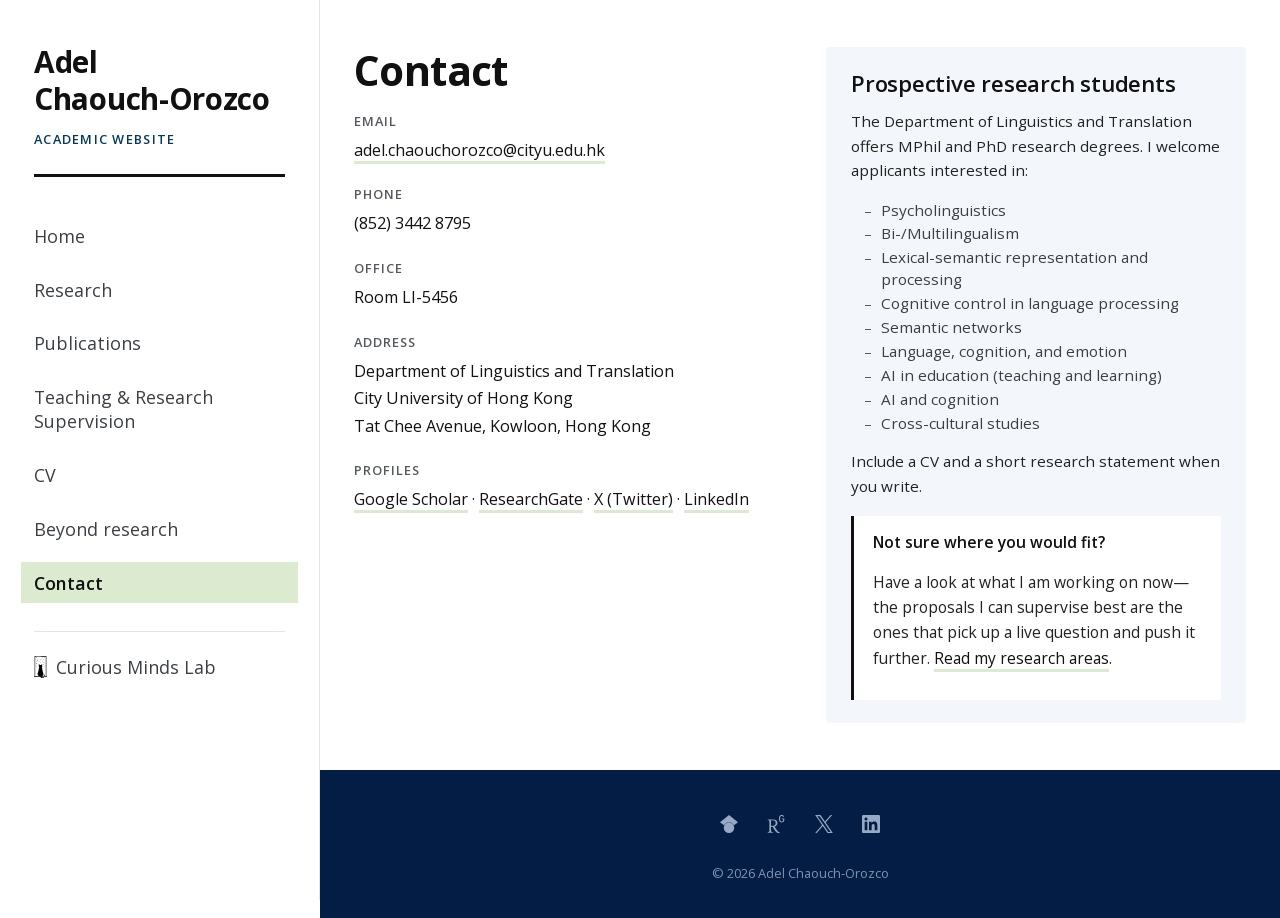
<file: contact.html>
<!DOCTYPE html>
<html lang="en">
<head>
    <meta charset="UTF-8">
    <meta name="viewport" content="width=device-width, initial-scale=1.0">
    <meta name="description" content="Contact Adel Chaouch-Orozco—Department of Linguistics and Translation, City University of Hong Kong.">
    <title>Contact | Adel Chaouch-Orozco</title>
    <link rel="canonical" href="https://adelchaouchorozco.github.io/contact.html">
    <link rel="preload" href="assets/fonts/OpenSans-var.woff2" as="font" type="font/woff2" crossorigin>
    <link rel="stylesheet" href="assets/css/style-final.css?v=m5-final68">
</head>
<body>
    <a class="skip-link" href="#main">Skip to content</a>
    <div class="page-shell">
    <nav class="navbar">
        <div class="nav-container">
            <div class="nav-brand-wrapper">
                <a href="index.html" class="nav-brand">Adel <span class="nowrap">Chaouch-Orozco</span></a>
                <span class="nav-tagline">Academic Website</span>
            </div>
            <button class="nav-toggle" onclick="toggleMenu()" aria-label="Menu" aria-controls="navLinks" aria-expanded="false">
                <span></span>
                <span></span>
                <span></span>
            </button>
            <ul class="nav-links" id="navLinks">
                <li><a href="index.html">Home</a></li>
                <li><a href="research.html">Research</a></li>
                <li><a href="publications.html">Publications</a></li>
                <li><a href="teaching.html">Teaching<span class="nav-label-tail"> &amp; Research Supervision</span></a></li>
                <li><a href="cv.html">CV</a></li>
                <li><a href="about.html">Beyond research</a></li>
                <li><a href="contact.html" class="active" aria-current="page">Contact</a></li>
                <li class="nav-lab-item"><a href="https://curious-minds-lab.github.io/" target="_blank" rel="noopener" aria-label="Curious Minds Lab (opens the lab’s website)"><img class="nav-lab-mark" src="assets/images/cml-mark.svg" width="1000" height="1684" alt="" aria-hidden="true" decoding="async"><span>Curious Minds Lab</span></a></li>
            </ul>
        </div>
    </nav>

    <div class="page-main">

    <main id="main">
    <section class="section">
        <h1>Contact</h1>

        <div class="contact-grid">
            <div class="contact-info">
                <div class="contact-item">
                    <strong>Email</strong>
                    <a href="mailto:adel.chaouchorozco@cityu.edu.hk">adel.chaouchorozco@cityu.edu.hk</a>
                </div>
                <div class="contact-item">
                    <strong>Phone</strong>
                    <span>(852) 3442 8795</span>
                </div>
                <div class="contact-item">
                    <strong>Office</strong>
                    <span>Room LI-5456</span>
                </div>
                <div class="contact-item">
                    <strong>Address</strong>
                    <span class="contact-text">Department of Linguistics and Translation<br>
                    City University of Hong Kong<br>
                    Tat Chee Avenue, Kowloon, Hong Kong</span>
                </div>
                <div class="contact-item">
                    <strong>Profiles</strong>
                    <span><a href="https://scholar.google.com/citations?user=76VtD-kAAAAJ" target="_blank" rel="noopener">Google Scholar</a> ·
                    <a href="https://www.researchgate.net/profile/Adel-Chaouch-Orozco" target="_blank" rel="noopener">ResearchGate</a> ·
                    <a href="https://x.com/adelchaouch" target="_blank" rel="noopener">X (Twitter)</a> ·
                    <a href="https://www.linkedin.com/in/adel-chaouch-orozco-a3b42b47/" target="_blank" rel="noopener">LinkedIn</a></span>
                </div>
            </div>

            <div class="opportunities-box">
                <h2>Prospective research students</h2>
                <p>
                    The Department of Linguistics and Translation offers MPhil and PhD
                    research degrees. I welcome applicants interested in:
                </p>
                <ul>
                    <li>Psycholinguistics</li>
                    <li>Bi-/Multilingualism</li>
                    <li>Lexical-semantic representation and processing</li>
                    <li>Cognitive control in language processing</li>
                    <li>Semantic networks</li>
                    <li>Language, cognition, and emotion</li>
                    <li>AI in education (teaching and learning)</li>
                    <li>AI and cognition</li>
                    <li>Cross-cultural studies</li>
                </ul>
                <p>Include a CV and a short research statement when you write.</p>

                <div class="callout">
                    <p class="callout-lead">Not sure where you would fit?</p>
                    <p>
                        Have a look at what I am working on now—the proposals I can supervise
                        best are the ones that pick up a live question and push it further.
                        <a href="research.html#research-areas">Read my research areas</a>.
                    </p>
                </div>
            </div>
        </div>
    </section>
    </main>

    <footer class="footer">
        <div class="footer-row">
            <div class="footer-social">
                <a href="https://scholar.google.com/citations?user=76VtD-kAAAAJ" target="_blank" rel="noopener" aria-label="Google Scholar">
                    <svg viewBox="0 0 24 24" width="18" height="18" aria-hidden="true" focusable="false"><path d="M5.242 13.769L0 9.5 12 0l12 9.5-5.242 4.269C17.548 11.249 14.978 9.5 12 9.5c-2.977 0-5.548 1.748-6.758 4.269zM12 10a7 7 0 1 0 0 14 7 7 0 0 0 0-14z"/></svg>
                </a>
                <a href="https://www.researchgate.net/profile/Adel-Chaouch-Orozco" target="_blank" rel="noopener" aria-label="ResearchGate">
                    <svg viewBox="0 0 24 24" width="18" height="18" aria-hidden="true" focusable="false"><path d="M19.586 0c-.818 0-1.508.19-2.073.565-.563.377-.97.936-1.213 1.68a3.193 3.193 0 0 0-.112.437 8.365 8.365 0 0 0-.078.53 9 9 0 0 0-.05.727c-.01.282-.013.621-.013 1.016a31.121 31.123 0 0 0 .014 1.017 9 9 0 0 0 .05.727 7.946 7.946 0 0 0 .077.53h-.005a3.334 3.334 0 0 0 .113.438c.245.743.65 1.303 1.214 1.68.565.376 1.256.564 2.075.564.8 0 1.536-.213 2.105-.603.57-.39.94-.916 1.175-1.65.076-.235.135-.558.177-.93a10.9 10.9 0 0 0 .043-1.207v-.82c0-.095-.047-.142-.14-.142h-3.064c-.094 0-.14.047-.14.141v.956c0 .094.046.14.14.14h1.666c.056 0 .084.03.084.086 0 .36 0 .62-.036.865-.038.244-.1.447-.147.606-.108.385-.348.664-.638.876-.29.212-.738.35-1.227.35-.545 0-.901-.15-1.21-.353-.306-.203-.517-.454-.67-.915a3.136 3.136 0 0 1-.147-.762 17.366 17.367 0 0 1-.034-.656c-.01-.26-.014-.572-.014-.939a26.401 26.403 0 0 1 .014-.938 15.821 15.822 0 0 1 .035-.656 3.19 3.19 0 0 1 .148-.76 1.89 1.89 0 0 1 .742-1.01c.344-.244.593-.352 1.137-.352.508 0 .815.096 1.144.303.33.207.528.492.764.925.047.094.111.118.198.07l1.044-.43c.075-.048.09-.115.042-.199a3.549 3.549 0 0 0-.466-.742 3 3 0 0 0-.679-.607 3.313 3.313 0 0 0-.903-.41A4.068 4.068 0 0 0 19.586 0zM8.217 5.836c-1.69 0-3.036.086-4.297.086-1.146 0-2.291 0-3.007-.029v.831l1.088.2c.744.144 1.174.488 1.174 2.264v11.288c0 1.777-.43 2.12-1.174 2.263l-1.088.2v.832c.773-.029 2.12-.086 3.465-.086 1.29 0 2.951.057 3.667.086v-.831l-1.49-.2c-.773-.115-1.174-.487-1.174-2.264v-4.784c.688.057 1.29.057 2.206.057 1.748 3.123 3.41 5.472 4.355 6.56.86 1.032 2.177 1.691 3.839 1.691.487 0 1.003-.086 1.318-.23v-.744c-1.031 0-2.063-.716-2.808-1.518-1.26-1.376-2.95-3.582-4.355-6.074 2.32-.545 4.04-2.722 4.04-4.9 0-3.208-2.492-4.698-5.758-4.698zm-.515 1.29c2.406 0 3.839 1.26 3.839 3.552 0 2.263-1.547 3.782-4.097 3.782-.974 0-1.404-.03-2.063-.086v-7.19c.66-.059 1.547-.059 2.32-.059z"/></svg>
                </a>
                <a href="https://x.com/adelchaouch" target="_blank" rel="noopener" aria-label="X (Twitter)">
                    <svg viewBox="0 0 24 24" width="18" height="18" aria-hidden="true" focusable="false"><path d="M14.234 10.162 22.977 0h-2.072l-7.591 8.824L7.251 0H.258l9.168 13.343L.258 24H2.33l8.016-9.318L16.749 24h6.993zm-2.837 3.299-.929-1.329L3.076 1.56h3.182l5.965 8.532.929 1.329 7.754 11.09h-3.182z"/></svg>
                </a>
                <a href="https://www.linkedin.com/in/adel-chaouch-orozco-a3b42b47/" target="_blank" rel="noopener" aria-label="LinkedIn">
                    <svg viewBox="0 0 24 24" width="18" height="18" aria-hidden="true" focusable="false"><path d="M20.447 20.452h-3.554v-5.569c0-1.328-.027-3.037-1.852-3.037-1.853 0-2.136 1.445-2.136 2.939v5.667H9.351V9h3.414v1.561h.046c.477-.9 1.637-1.85 3.37-1.85 3.601 0 4.267 2.37 4.267 5.455v6.286zM5.337 7.433c-1.144 0-2.063-.926-2.063-2.065 0-1.138.92-2.063 2.063-2.063 1.14 0 2.064.925 2.064 2.063 0 1.139-.925 2.065-2.064 2.065zm1.782 13.019H3.555V9h3.564v11.452zM22.225 0H1.771C.792 0 0 .774 0 1.729v20.542C0 23.227.792 24 1.771 24h20.451C23.2 24 24 23.227 24 22.271V1.729C24 .774 23.2 0 22.222 0h.003z"/></svg>
                </a>
            </div>
        </div>
        <p>&copy; 2026 Adel Chaouch-Orozco</p>
    </footer>
    </div><!-- /page-main -->
    </div><!-- /page-shell -->

    <script>
        function toggleMenu() {
            const open = document.getElementById('navLinks').classList.toggle('active');
            document.querySelector('.nav-toggle').setAttribute('aria-expanded', open);
        }
    </script>
    <!-- GoatCounter — privacy-friendly hit counting: no cookies, no personal data,
         so the site needs no consent banner. async + last in the body, so it can
         never delay first paint or block anything above it. Dashboard:
         https://adelchaouchorozco.goatcounter.com -->
    <script data-goatcounter="https://adelchaouchorozco.goatcounter.com/count"
            async src="//gc.zgo.at/count.js"></script>
</body>
</html>
</file>
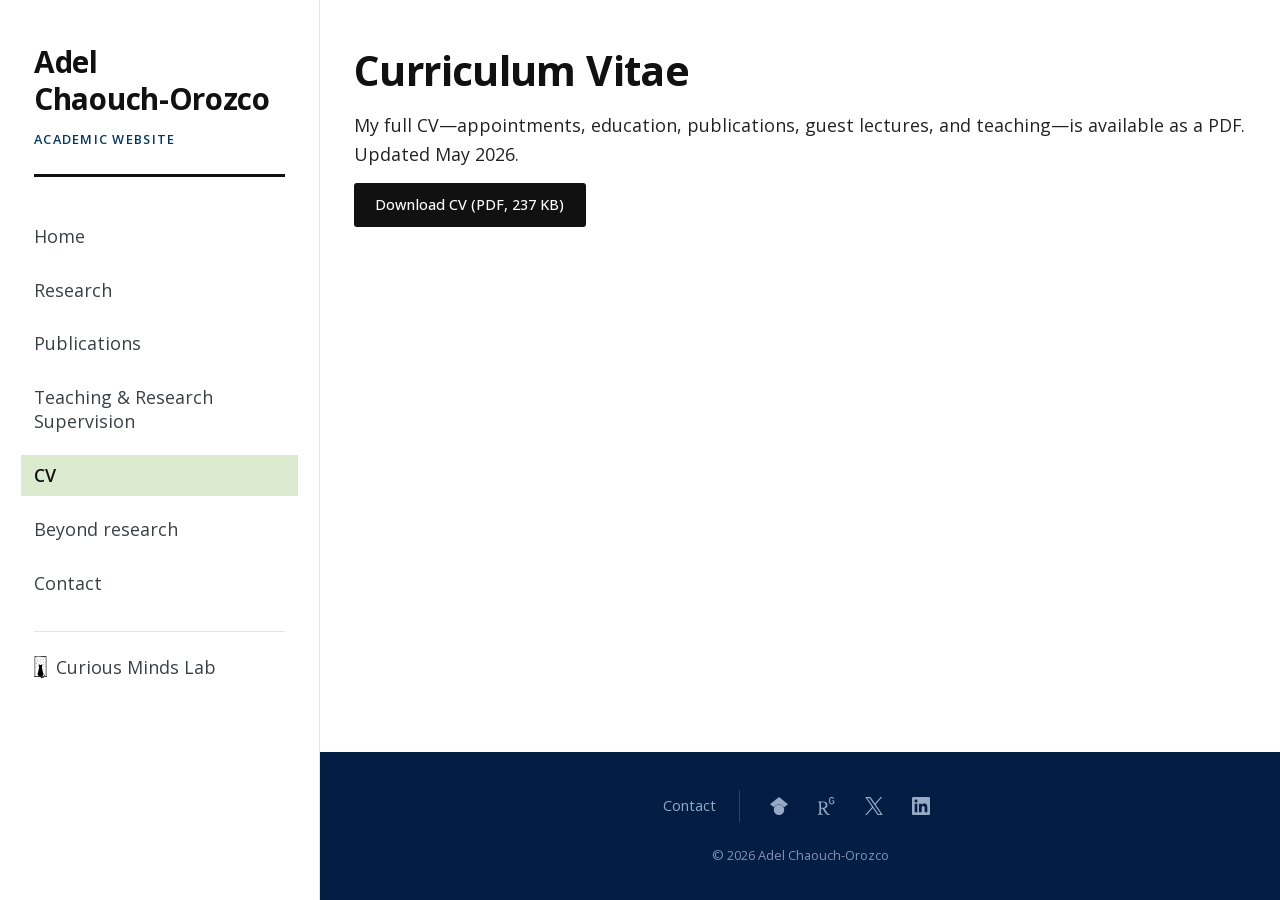
<file: cv.html>
<!DOCTYPE html>
<html lang="en">
<head>
    <meta charset="UTF-8">
    <meta name="viewport" content="width=device-width, initial-scale=1.0">
    <meta name="description" content="Curriculum vitae of Adel Chaouch-Orozco: Assistant Professor at City University of Hong Kong; PhD in Psycholinguistics, University of Reading.">
    <title>CV | Adel Chaouch-Orozco</title>
    <link rel="canonical" href="https://adelchaouchorozco.github.io/cv.html">
    <link rel="preload" href="assets/fonts/OpenSans-var.woff2" as="font" type="font/woff2" crossorigin>
    <link rel="stylesheet" href="assets/css/style-final.css?v=m5-final68">
</head>
<body>
    <a class="skip-link" href="#main">Skip to content</a>
    <div class="page-shell">
    <nav class="navbar">
        <div class="nav-container">
            <div class="nav-brand-wrapper">
                <a href="index.html" class="nav-brand">Adel <span class="nowrap">Chaouch-Orozco</span></a>
                <span class="nav-tagline">Academic Website</span>
            </div>
            <button class="nav-toggle" onclick="toggleMenu()" aria-label="Menu" aria-controls="navLinks" aria-expanded="false">
                <span></span>
                <span></span>
                <span></span>
            </button>
            <ul class="nav-links" id="navLinks">
                <li><a href="index.html">Home</a></li>
                <li><a href="research.html">Research</a></li>
                <li><a href="publications.html">Publications</a></li>
                <li><a href="teaching.html">Teaching<span class="nav-label-tail"> &amp; Research Supervision</span></a></li>
                <li><a href="cv.html" class="active" aria-current="page">CV</a></li>
                <li><a href="about.html">Beyond research</a></li>
                <li><a href="contact.html">Contact</a></li>
                <li class="nav-lab-item"><a href="https://curious-minds-lab.github.io/" target="_blank" rel="noopener" aria-label="Curious Minds Lab (opens the lab’s website)"><img class="nav-lab-mark" src="assets/images/cml-mark.svg" width="1000" height="1684" alt="" aria-hidden="true" decoding="async"><span>Curious Minds Lab</span></a></li>
            </ul>
        </div>
    </nav>

    <div class="page-main">

    <main id="main">
    <section class="section">
        <h1>Curriculum Vitae</h1>
        <p style="font-size: 1.05rem;">
            My full CV—appointments, education, publications, guest lectures, and
            teaching—is available as a PDF. Updated May 2026.
        </p>
        <p>
            <a class="cv-download" href="assets/cv/adel-chaouch-orozco-cv.pdf?v=nov26" target="_blank" rel="noopener">
                Download CV (PDF, 237&nbsp;KB)
            </a>
        </p>
    </section>

    </main>

    <footer class="footer">
        <div class="footer-row">
            <div class="footer-links">
                <a href="contact.html">Contact</a>
            </div>
            <div class="footer-social">
                <a href="https://scholar.google.com/citations?user=76VtD-kAAAAJ" target="_blank" rel="noopener" aria-label="Google Scholar">
                    <svg viewBox="0 0 24 24" width="18" height="18" aria-hidden="true" focusable="false"><path d="M5.242 13.769L0 9.5 12 0l12 9.5-5.242 4.269C17.548 11.249 14.978 9.5 12 9.5c-2.977 0-5.548 1.748-6.758 4.269zM12 10a7 7 0 1 0 0 14 7 7 0 0 0 0-14z"/></svg>
                </a>
                <a href="https://www.researchgate.net/profile/Adel-Chaouch-Orozco" target="_blank" rel="noopener" aria-label="ResearchGate">
                    <svg viewBox="0 0 24 24" width="18" height="18" aria-hidden="true" focusable="false"><path d="M19.586 0c-.818 0-1.508.19-2.073.565-.563.377-.97.936-1.213 1.68a3.193 3.193 0 0 0-.112.437 8.365 8.365 0 0 0-.078.53 9 9 0 0 0-.05.727c-.01.282-.013.621-.013 1.016a31.121 31.123 0 0 0 .014 1.017 9 9 0 0 0 .05.727 7.946 7.946 0 0 0 .077.53h-.005a3.334 3.334 0 0 0 .113.438c.245.743.65 1.303 1.214 1.68.565.376 1.256.564 2.075.564.8 0 1.536-.213 2.105-.603.57-.39.94-.916 1.175-1.65.076-.235.135-.558.177-.93a10.9 10.9 0 0 0 .043-1.207v-.82c0-.095-.047-.142-.14-.142h-3.064c-.094 0-.14.047-.14.141v.956c0 .094.046.14.14.14h1.666c.056 0 .084.03.084.086 0 .36 0 .62-.036.865-.038.244-.1.447-.147.606-.108.385-.348.664-.638.876-.29.212-.738.35-1.227.35-.545 0-.901-.15-1.21-.353-.306-.203-.517-.454-.67-.915a3.136 3.136 0 0 1-.147-.762 17.366 17.367 0 0 1-.034-.656c-.01-.26-.014-.572-.014-.939a26.401 26.403 0 0 1 .014-.938 15.821 15.822 0 0 1 .035-.656 3.19 3.19 0 0 1 .148-.76 1.89 1.89 0 0 1 .742-1.01c.344-.244.593-.352 1.137-.352.508 0 .815.096 1.144.303.33.207.528.492.764.925.047.094.111.118.198.07l1.044-.43c.075-.048.09-.115.042-.199a3.549 3.549 0 0 0-.466-.742 3 3 0 0 0-.679-.607 3.313 3.313 0 0 0-.903-.41A4.068 4.068 0 0 0 19.586 0zM8.217 5.836c-1.69 0-3.036.086-4.297.086-1.146 0-2.291 0-3.007-.029v.831l1.088.2c.744.144 1.174.488 1.174 2.264v11.288c0 1.777-.43 2.12-1.174 2.263l-1.088.2v.832c.773-.029 2.12-.086 3.465-.086 1.29 0 2.951.057 3.667.086v-.831l-1.49-.2c-.773-.115-1.174-.487-1.174-2.264v-4.784c.688.057 1.29.057 2.206.057 1.748 3.123 3.41 5.472 4.355 6.56.86 1.032 2.177 1.691 3.839 1.691.487 0 1.003-.086 1.318-.23v-.744c-1.031 0-2.063-.716-2.808-1.518-1.26-1.376-2.95-3.582-4.355-6.074 2.32-.545 4.04-2.722 4.04-4.9 0-3.208-2.492-4.698-5.758-4.698zm-.515 1.29c2.406 0 3.839 1.26 3.839 3.552 0 2.263-1.547 3.782-4.097 3.782-.974 0-1.404-.03-2.063-.086v-7.19c.66-.059 1.547-.059 2.32-.059z"/></svg>
                </a>
                <a href="https://x.com/adelchaouch" target="_blank" rel="noopener" aria-label="X (Twitter)">
                    <svg viewBox="0 0 24 24" width="18" height="18" aria-hidden="true" focusable="false"><path d="M14.234 10.162 22.977 0h-2.072l-7.591 8.824L7.251 0H.258l9.168 13.343L.258 24H2.33l8.016-9.318L16.749 24h6.993zm-2.837 3.299-.929-1.329L3.076 1.56h3.182l5.965 8.532.929 1.329 7.754 11.09h-3.182z"/></svg>
                </a>
                <a href="https://www.linkedin.com/in/adel-chaouch-orozco-a3b42b47/" target="_blank" rel="noopener" aria-label="LinkedIn">
                    <svg viewBox="0 0 24 24" width="18" height="18" aria-hidden="true" focusable="false"><path d="M20.447 20.452h-3.554v-5.569c0-1.328-.027-3.037-1.852-3.037-1.853 0-2.136 1.445-2.136 2.939v5.667H9.351V9h3.414v1.561h.046c.477-.9 1.637-1.85 3.37-1.85 3.601 0 4.267 2.37 4.267 5.455v6.286zM5.337 7.433c-1.144 0-2.063-.926-2.063-2.065 0-1.138.92-2.063 2.063-2.063 1.14 0 2.064.925 2.064 2.063 0 1.139-.925 2.065-2.064 2.065zm1.782 13.019H3.555V9h3.564v11.452zM22.225 0H1.771C.792 0 0 .774 0 1.729v20.542C0 23.227.792 24 1.771 24h20.451C23.2 24 24 23.227 24 22.271V1.729C24 .774 23.2 0 22.222 0h.003z"/></svg>
                </a>
            </div>
        </div>
        <p>&copy; 2026 Adel Chaouch-Orozco</p>
    </footer>
    </div><!-- /page-main -->
    </div><!-- /page-shell -->

    <script>
        function toggleMenu() {
            const open = document.getElementById('navLinks').classList.toggle('active');
            document.querySelector('.nav-toggle').setAttribute('aria-expanded', open);
        }
    </script>
    <!-- GoatCounter — privacy-friendly hit counting: no cookies, no personal data,
         so the site needs no consent banner. async + last in the body, so it can
         never delay first paint or block anything above it. Dashboard:
         https://adelchaouchorozco.goatcounter.com -->
    <script data-goatcounter="https://adelchaouchorozco.goatcounter.com/count"
            async src="//gc.zgo.at/count.js"></script>
</body>
</html>
</file>
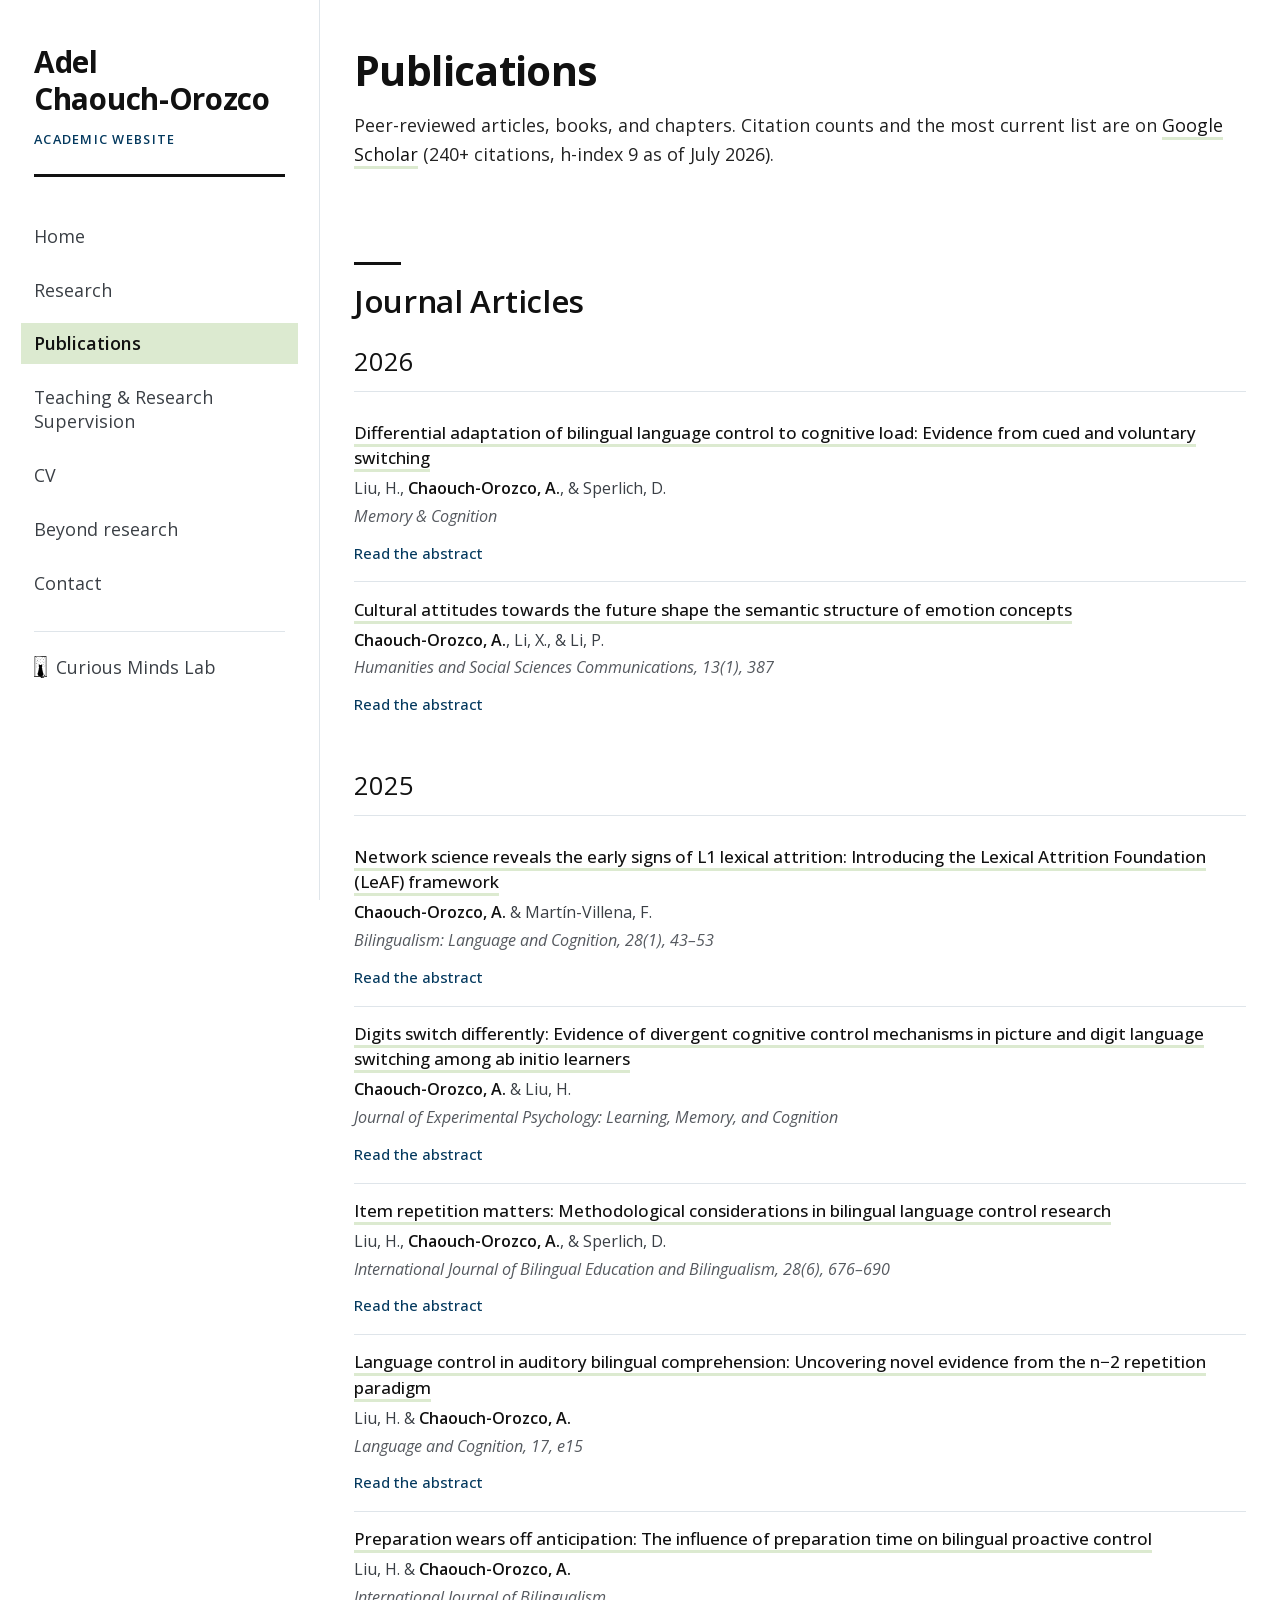
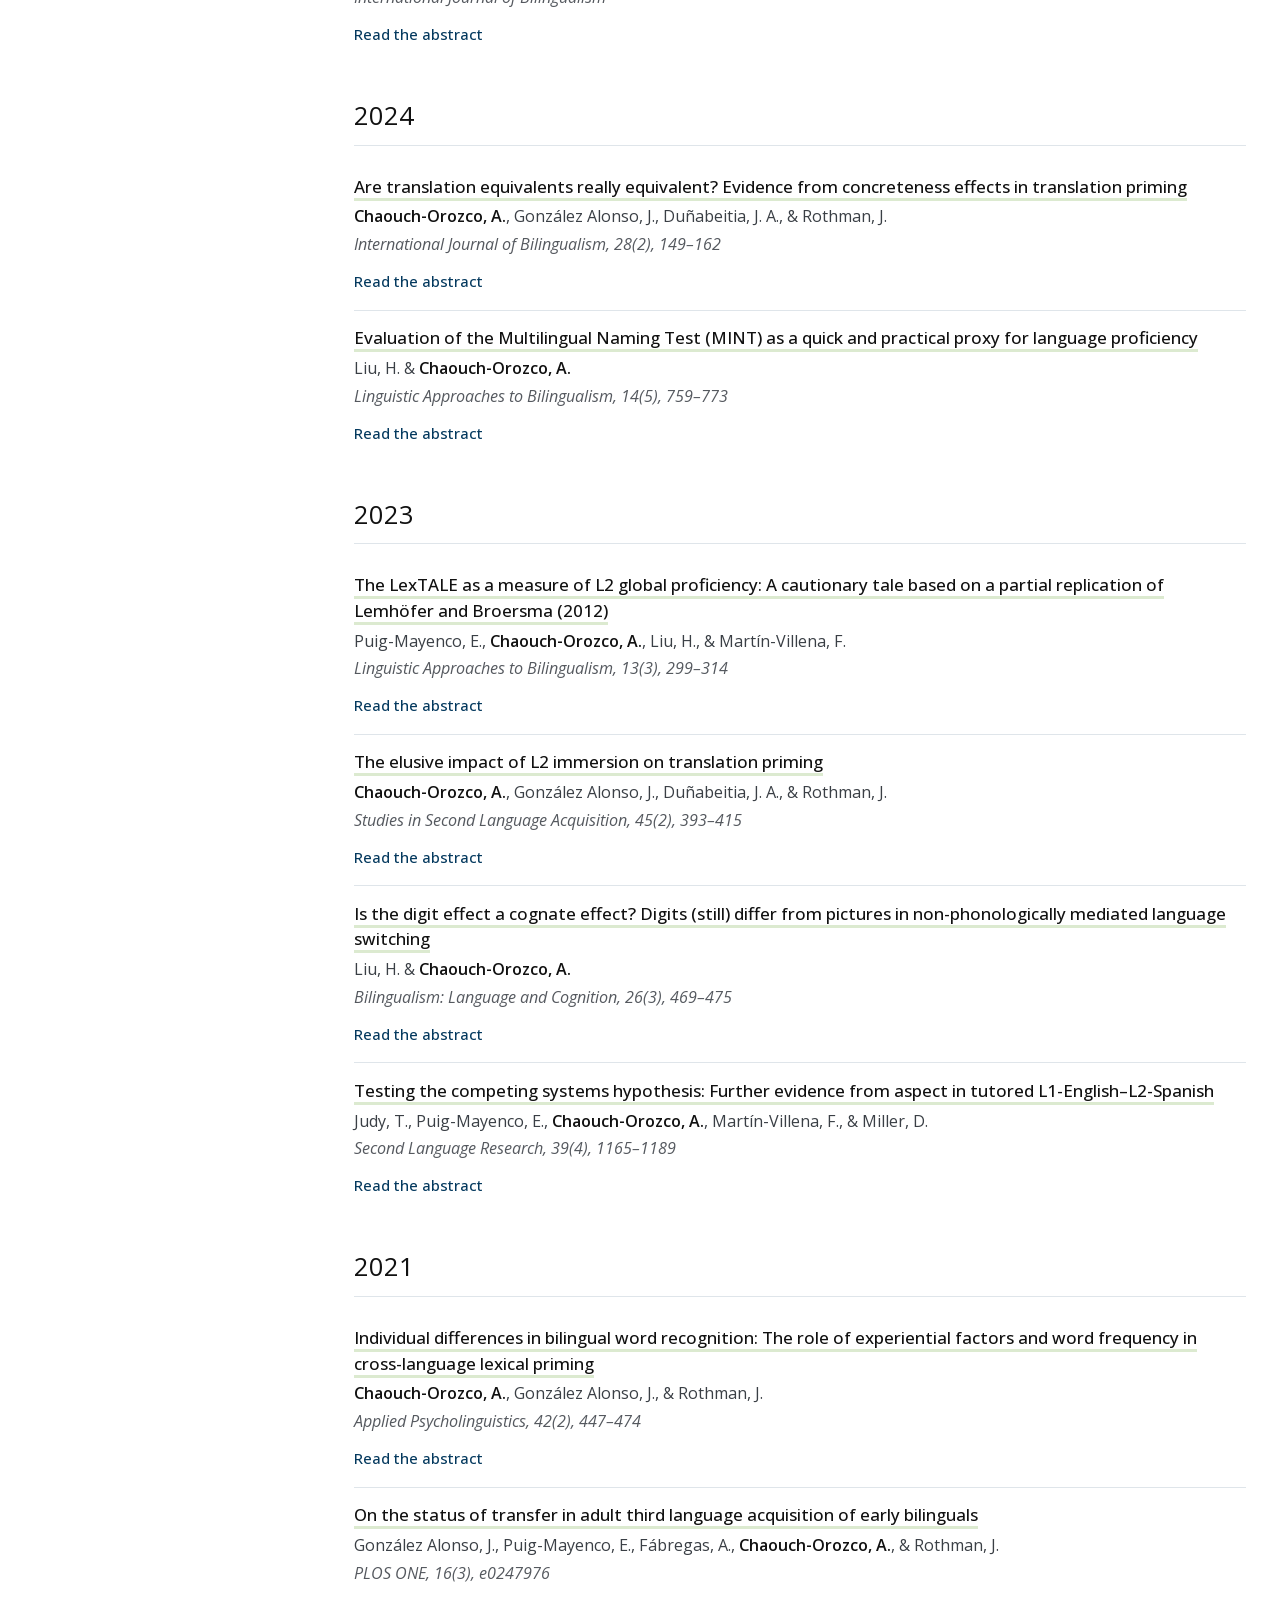
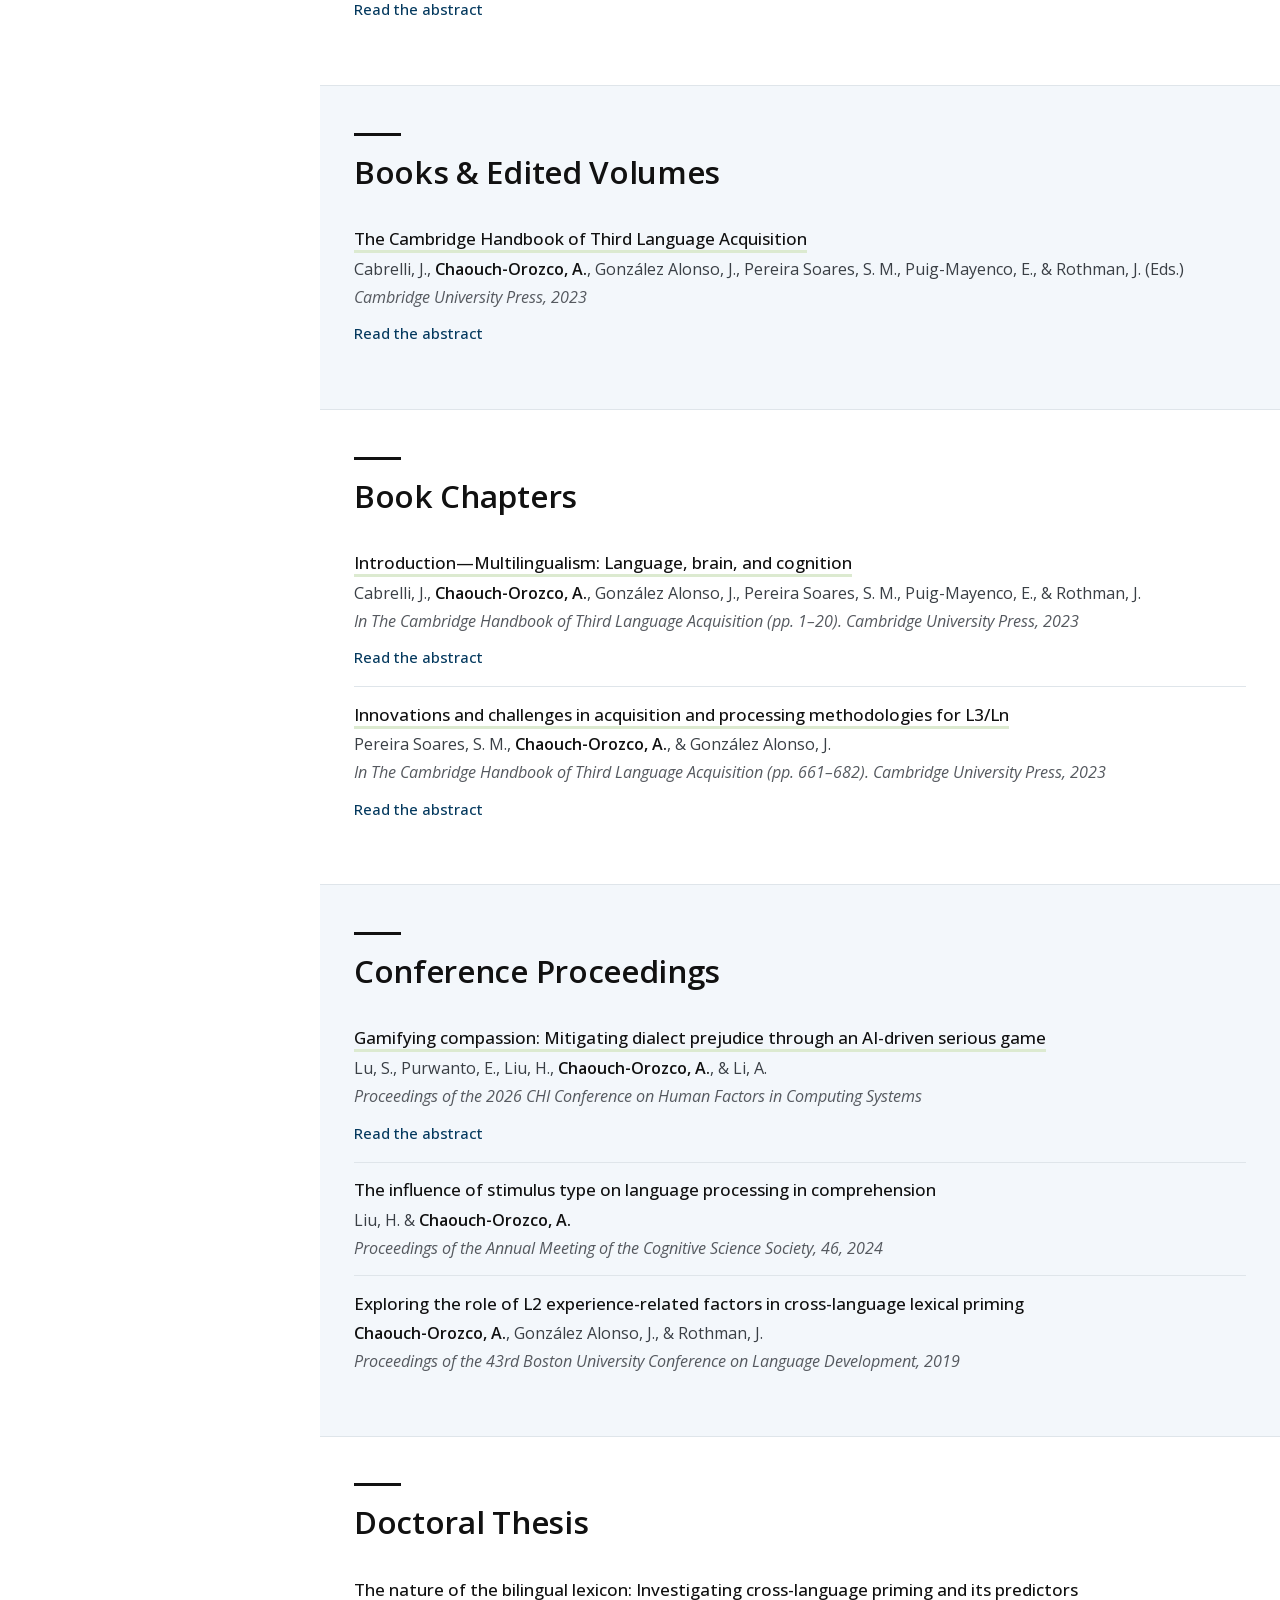
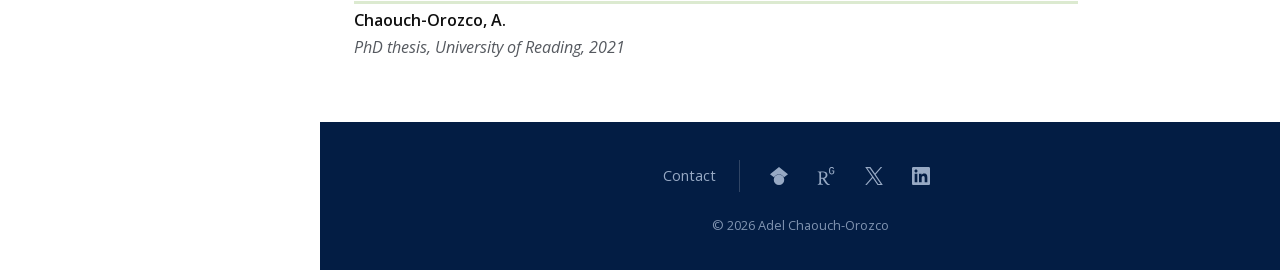
<file: publications.html>
<!DOCTYPE html>
<html lang="en">
<head>
    <meta charset="UTF-8">
    <meta name="viewport" content="width=device-width, initial-scale=1.0">
    <meta name="description" content="Publications by Adel Chaouch-Orozco: journal articles, books, and chapters on psycholinguistics, bilingualism, and semantic memory.">
    <title>Publications | Adel Chaouch-Orozco</title>
    <link rel="canonical" href="https://adelchaouchorozco.github.io/publications.html">
    <link rel="preload" href="assets/fonts/OpenSans-var.woff2" as="font" type="font/woff2" crossorigin>
    <link rel="stylesheet" href="assets/css/style-final.css?v=m5-final68">
</head>
<body>
    <a class="skip-link" href="#main">Skip to content</a>
    <div class="page-shell">
    <nav class="navbar">
        <div class="nav-container">
            <div class="nav-brand-wrapper">
                <a href="index.html" class="nav-brand">Adel <span class="nowrap">Chaouch-Orozco</span></a>
                <span class="nav-tagline">Academic Website</span>
            </div>
            <button class="nav-toggle" onclick="toggleMenu()" aria-label="Menu" aria-controls="navLinks" aria-expanded="false">
                <span></span>
                <span></span>
                <span></span>
            </button>
            <ul class="nav-links" id="navLinks">
                <li><a href="index.html">Home</a></li>
                <li><a href="research.html">Research</a></li>
                <li><a href="publications.html" class="active" aria-current="page">Publications</a></li>
                <li><a href="teaching.html">Teaching<span class="nav-label-tail"> &amp; Research Supervision</span></a></li>
                <li><a href="cv.html">CV</a></li>
                <li><a href="about.html">Beyond research</a></li>
                <li><a href="contact.html">Contact</a></li>
                <li class="nav-lab-item"><a href="https://curious-minds-lab.github.io/" target="_blank" rel="noopener" aria-label="Curious Minds Lab (opens the lab’s website)"><img class="nav-lab-mark" src="assets/images/cml-mark.svg" width="1000" height="1684" alt="" aria-hidden="true" decoding="async"><span>Curious Minds Lab</span></a></li>
            </ul>
        </div>
    </nav>

    <div class="page-main">

    <main id="main">
    <section class="section">
        <!-- Unfiltered view: the ordinary page header. Hidden when ?area= narrows the
             list, so the filtered landing leads with the area instead of the preamble. -->
        <div id="pageHead">
            <h1>Publications</h1>
            <p style="font-size: 1.05rem;">
                Peer-reviewed articles, books, and chapters. Citation counts and the most
                current list are on <a href="https://scholar.google.com/citations?user=76VtD-kAAAAJ" target="_blank" rel="noopener">Google Scholar</a>
                (240+ citations, h-index 9 as of July 2026).
            </p>
        </div>

        <!-- Filtered view. Written by JS only when ?area= is present, so without JS
             (or without the parameter) the page is simply the complete list. -->
        <div class="area-head" id="filterBar" hidden>
            <a class="area-back" href="research.html#research-areas">Back to Research areas</a>
            <h1 class="area-title" id="filterArea"></h1>
            <p class="area-sub">
                <span id="areaCounts"></span> &middot;
                <a href="publications.html">See all publications</a>
            </p>
        </div>
    </section>

    <!-- Projects for the filtered view only. GENERATED from research.html by
         scratchpad/add_projects_section.py — edit the projects there, not here,
         then re-run it so the two pages cannot drift. Hidden unless ?area= is set. -->
    <section class="section" id="areaProjects" hidden>
        <h2>Research projects</h2>
        <div class="project-list">
    <div class="project-item" data-areas="language-cognition-emotion cross-cultural semantic-networks">
                    <p class="project-title">EVOLVE: Examining Valence-mOduLated Variation of Emotion Concepts Across Cultures</p>
                    <p class="project-meta">Principal Investigator &middot; GRF &middot; with P. Li and K. Lindquist &middot; since 2025</p>
                    <p class="project-desc">
                        Do speakers of different languages carve up the
                        emotional world in the same way? This project asks
                        whether how pleasant or unpleasant a feeling is
                        changes how consistently its concept travels across
                        cultures.
                    </p>
                </div>
                <div class="project-item" data-areas="language-cognition-emotion cross-cultural psycholinguistics">
                    <p class="project-title">Translations: Psycholinguistic, Social Semiotic, Neuroanatomical, Health Technological and Psychological Perspectives on &lsquo;Voice Hearing&rsquo;</p>
                    <p class="project-meta">Principal Investigator &middot; IG (CityUHK&ndash;Exeter) &middot; with M. J. Flexer and V. Neil &middot; since 2025</p>
                    <p class="project-desc">
                        Hearing a voice that nobody else can hear gets
                        described very differently depending on who is asking.
                        This CityUHK&ndash;Exeter collaboration puts
                        psycholinguistics, social semiotics, neuroanatomy,
                        health technology and psychology to work on the same
                        experience, to see what each perspective can and
                        cannot capture.
                    </p>
                </div>
                <div class="project-item" data-areas="ai-in-education ai-and-cognition">
                    <p class="project-title">MODERA: Moderation and Optimization of Discussions with Enhanced Reasoning AI</p>
                    <p class="project-meta">Principal Investigator &middot; TDG (CityU) &middot; since 2026</p>
                    <p class="project-desc">
                        Running a good group discussion is one of the hardest
                        things to do in a large class. This project builds and
                        tests an AI moderator that keeps a discussion on track
                        and pushes students to reason further, and asks when
                        that support genuinely helps them learn.
                    </p>
                </div>
        </div>
    </section>

    <section class="section">
        <h2>Journal Articles</h2>
        <div class="pub-list">
            <div class="pub-year">2026</div>
            <div class="pub-item" data-areas="psycholinguistics bi-multilingualism cognitive-control">
                <p class="pub-title"><a href="https://doi.org/10.3758/s13421-026-01936-9" target="_blank" rel="noopener">Differential adaptation of bilingual language control to cognitive load: Evidence from cued and voluntary switching</a></p>
                <p class="pub-authors">Liu, H., <strong>Chaouch-Orozco, A.</strong>, &amp; Sperlich, D.</p>
                <p class="pub-venue">Memory &amp; Cognition</p>
                <button class="abstract-link" type="button" hidden>Read the abstract</button>
                <div class="pub-abstract" hidden data-title="Differential adaptation of bilingual language control to cognitive load: Evidence from cued and voluntary switching">Bilingual speakers must regulate cross-language competition to communicate effectively, yet this regulation typically unfolds under concurrent cognitive demands. To characterise how cognitive load shapes bilingual control, we used a dual-task picture-naming paradigm in which 78 proficient Chinese&ndash;English bilinguals performed single-language, cued-switching, and voluntary-switching blocks with and without a secondary tone-monitoring task. Cognitive load did not simply undermine performance; instead, it constrained control engagement and prompted context-sensitive reconfiguration. In cued switching, where the L2 is externally required and especially vulnerable to L1 interference, load shifted control towards a more proactive state that protected L2 access via global downregulation of the L1. In voluntary switching, where speakers can exploit trial-by-trial fluctuations in relative activation, load strengthened a reactive selection strategy: participants selected the L2 when it was rapidly accessible but fell back to the L1 when L2 activation was insufficient. Overall, bilingual control adapted to cognitive load by shifting both the mode and strategy of control in a context-dependent manner, showing that what adapts is not only the type of control recruited, but also how it is employed as contextual demands fluctuate.</div>
            </div>
            <div class="pub-item" data-areas="semantic-networks language-cognition-emotion cross-cultural">
                <p class="pub-title"><a href="https://doi.org/10.1057/s41599-026-06623-3" target="_blank" rel="noopener">Cultural attitudes towards the future shape the semantic structure of emotion concepts</a></p>
                <p class="pub-authors"><strong>Chaouch-Orozco, A.</strong>, Li, X., &amp; Li, P.</p>
                <p class="pub-venue">Humanities and Social Sciences Communications, 13(1), 387</p>
                <button class="abstract-link" type="button" hidden>Read the abstract</button>
                <div class="pub-abstract" hidden data-title="Cultural attitudes towards the future shape the semantic structure of emotion concepts">What is the role of culture in how we understand and categorize emotions? This study takes a novel approach to address this long-debated issue by investigating whether specific cultural dimensions influence emotion conceptualization across languages. Native speakers of 15 languages completed a spatial arrangement task, grouping emotion concepts based on perceived semantic similarities. This generated language-specific emotion semantic spaces, which were then compared across languages. Our analysis reveals a strong correlation between semantic space variation and cultural factors, particularly long-term orientation (i.e., societal attitudes towards the future). Crucially, these results are independent of language family and do not strictly follow an East-West cultural divide. This study is the first to directly link specific cultural dimensions to the organization of emotion semantic spaces, providing evidence for the specific mechanisms through which culture shapes emotion conceptualization, and opening new avenues for understanding the complex interplay between culture, language, and emotion.</div>
            </div>

            <div class="pub-year">2025</div>
            <div class="pub-item" data-areas="bi-multilingualism lexical-semantic semantic-networks">
                <p class="pub-title"><a href="https://doi.org/10.1017/s1366728924000063" target="_blank" rel="noopener">Network science reveals the early signs of L1 lexical attrition: Introducing the Lexical Attrition Foundation (LeAF) framework</a></p>
                <p class="pub-authors"><strong>Chaouch-Orozco, A.</strong> &amp; Martín-Villena, F.</p>
                <p class="pub-venue">Bilingualism: Language and Cognition, 28(1), 43–53</p>
                <button class="abstract-link" type="button" hidden>Read the abstract</button>
                <div class="pub-abstract" hidden data-title="Network science reveals the early signs of L1 lexical attrition: Introducing the Lexical Attrition Foundation (LeAF) framework">L1 lexical attrition is the decline of L1 lexical-semantic abilities due to reduced L1 exposure and/or L2 interference. Semantic fluency tasks are central in this research, but traditional analyses are often inconclusive. To address this, we employed an innovative network science approach to investigate the bilingual lexicon&#x27;s structural properties. Semantic fluency data were collected from immersed/non-immersed late bilinguals with comparable L2 proficiencies. Our results indicate that L2 immersion led to more integrated and efficient L2 networks. Crucially, immersion also resulted in L1 attrition (only evident in the network analysis). Immersed participants exhibited less densely connected and sparser L1 networks. Furthermore, network measures suggest that L1 lexical attrition occurs gradually, initially impacting network interconnectivity, while information flow and community structure remain more stable. Drawing from these insights, we introduce the Lexical Attrition Foundation (LeAF) framework, offering a network-based perspective on lexical attrition development and laying the groundwork for future research.</div>
            </div>
            <div class="pub-item" data-areas="psycholinguistics bi-multilingualism cognitive-control">
                <p class="pub-title"><a href="https://doi.org/10.1037/xlm0001546" target="_blank" rel="noopener">Digits switch differently: Evidence of divergent cognitive control mechanisms in picture and digit language switching among ab initio learners</a></p>
                <p class="pub-authors"><strong>Chaouch-Orozco, A.</strong> &amp; Liu, H.</p>
                <p class="pub-venue">Journal of Experimental Psychology: Learning, Memory, and Cognition</p>
                <button class="abstract-link" type="button" hidden>Read the abstract</button>
                <div class="pub-abstract" hidden data-title="Digits switch differently: Evidence of divergent cognitive control mechanisms in picture and digit language switching among ab initio learners">Bilinguals simultaneously activate both languages during comprehension and production, requiring cognitive control to manage cross-language interference. Language-switching naming tasks using pictures or digits are traditionally employed to study this control. However, comparisons of these stimuli are scarce, raising critical questions about whether they engage similar cognitive processes. Importantly, assuming their equivalency risks overlooking key aspects of bilingual language control mechanisms. To investigate this, 192 native Chinese speakers learned Turkish words under seven conditions designed to manipulate semantic and associative relationships: unrelated pictures, semantically and associatively related pictures, as well as digits and magnitudes presented either sequentially or randomly. After learning the words to criterion accuracy, participants completed a language-switching picture-naming task. Results revealed larger switching costs for digits than unrelated pictures, an effect absent for magnitudes or other picture types. These findings suggest that digit naming may bypass semantic processing pathways, diverging from the top-down processes typically engaged in picture and magnitude naming. This divergence highlights key differences in cognitive processing and emphasizes the need for caution when comparing stimuli in language control research. (PsycInfo Database Record (c) 2026 APA, all rights reserved).</div>
            </div>
            <div class="pub-item" data-areas="bi-multilingualism cognitive-control">
                <p class="pub-title"><a href="https://doi.org/10.1080/13670050.2024.2446997" target="_blank" rel="noopener">Item repetition matters: Methodological considerations in bilingual language control research</a></p>
                <p class="pub-authors">Liu, H., <strong>Chaouch-Orozco, A.</strong>, &amp; Sperlich, D.</p>
                <p class="pub-venue">International Journal of Bilingual Education and Bilingualism, 28(6), 676–690</p>
                <button class="abstract-link" type="button" hidden>Read the abstract</button>
                <div class="pub-abstract" hidden data-title="Item repetition matters: Methodological considerations in bilingual language control research">Language switching experiments often vary in stimuli list sizes, leading to differences in item repetition frequency and potentially obscuring our understanding of bilingual language control. This study addresses how item repetition frequency affects switching costs and the reversed language dominance effect (i.e. better performance in a non-dominant language in mixed language naming) among bilinguals with varying L2 proficiencies, and how these effects evolve as the task progresses. Two experiments were conducted with 29 low- and 36 high-proficiency Chinese-English bilinguals using a picture naming task. One experiment presented a low-repetition stimuli list, and the other a high-repetition set. Results showed that switching costs remained regardless of item repetition frequency. However, the influence of L2 proficiency and language dominance on switching costs was only evident in the low-repetition list. Notably, as the task progressed, switching costs decreased in L1 Chinese but increased in L2 English, regardless of item repetition frequency or proficiency. These findings highlight the importance of methodological considerations in language control experiments. Understanding how these factors influence the experiments’ outcomes is crucial for accurately interpreting bilingual language control and avoiding undesirable confounds.</div>
            </div>
            <div class="pub-item" data-areas="psycholinguistics bi-multilingualism cognitive-control">
                <p class="pub-title"><a href="https://doi.org/10.1017/langcog.2024.43" target="_blank" rel="noopener">Language control in auditory bilingual comprehension: Uncovering novel evidence from the n−2 repetition paradigm</a></p>
                <p class="pub-authors">Liu, H. &amp; <strong>Chaouch-Orozco, A.</strong></p>
                <p class="pub-venue">Language and Cognition, 17, e15</p>
                <button class="abstract-link" type="button" hidden>Read the abstract</button>
                <div class="pub-abstract" hidden data-title="Language control in auditory bilingual comprehension: Uncovering novel evidence from the n−2 repetition paradigm">In language production, inhibitory control is assumed to be the primary mechanism responsible for successful bilingual processing. To convey messages in one language, bilinguals must inhibit the unintended language. However, it remains unclear whether the same mechanism works in bilingual comprehension. Following up and expanding on Declerck and Philipp (2018, ‘Is inhibition implemented during bilingual production and comprehension? n –2 language repetition costs unchained’, Language, Cognition and Neuroscience , vol. 33 , pp. 608–617), the present study investigates whether inhibition is involved in the linguistic identification system during bilingual comprehension with the n − 2 repetition paradigm. This is the second study exploring comprehension with this methodological setup to date. We used an auditory word–picture matching task with Chinese late trilinguals who learned their two non-native languages (L2 English and L3 Spanish) via formal school instruction. Our results indicate that participants responded faster in the n − 2 repetition trials (i.e., when the target language in the n and n − 2 trials matched). That is, we observed an n − 2 repetition benefit effect, a novel finding in this literature that goes counter the n − 2 repetition cost effect reported in previous studies using production-based tasks. In addition, our results underscore the complex interplay between proficiency and use and the resulting dynamics within the bilingual lexicon. We discuss the results in light of the different bilingual representation and processing models.</div>
            </div>
            <div class="pub-item" data-areas="bi-multilingualism cognitive-control">
                <p class="pub-title"><a href="https://doi.org/10.1177/13670069251356204" target="_blank" rel="noopener">Preparation wears off anticipation: The influence of preparation time on bilingual proactive control</a></p>
                <p class="pub-authors">Liu, H. &amp; <strong>Chaouch-Orozco, A.</strong></p>
                <p class="pub-venue">International Journal of Bilingualism</p>
                <button class="abstract-link" type="button" hidden>Read the abstract</button>
                <div class="pub-abstract" hidden data-title="Preparation wears off anticipation: The influence of preparation time on bilingual proactive control">Aims and objectives: This study investigates the influence of preparation time, operationalized as the cue-to-stimulus interval (CSI), on the reversed language dominance effect, a marker of proactive bilingual language control. In addition, the study further explores the role of language proficiency in modulating this influence. Methodology: Two groups of Chinese-English bilinguals, with high- and low-proficiency levels, completed a picture-naming task in single-language and cued mixed-language blocks. Crucially, in the mixed-language blocks, the preparation time between cue and stimulus was manipulated by including CSIs of 0, 800, and 1,500 ms. Data and analysis: Sixty-five Chinese-English bilinguals (low proficiency, n = 29; high proficiency, n = 36) participated in the study. Findings: The findings demonstrate that the reversed language dominance effect is influenced by the amount of preparation time available. Specifically, the effect observed at a 0 ms CSI could be mitigated with preparation times of 800 and 1,500 ms, with this reduction occurring for both high- and low-proficiency participants. Originality: This paper is among the first attempts to investigate how preparation time influences proactive language control as measured by the reversed language dominance effect. Significance/implications: Our results help explain the inconsistencies in observing the reversed language dominance effect across studies and enhance our understanding of the application and timing of proactive control in bilingual language processing. They also highlight the importance of considering preparation time when investigating the mechanisms underlying bilingual language production.</div>
            </div>

            <div class="pub-year">2024</div>
            <div class="pub-item" data-areas="psycholinguistics bi-multilingualism lexical-semantic">
                <p class="pub-title"><a href="https://doi.org/10.1177/13670069221146641" target="_blank" rel="noopener">Are translation equivalents really equivalent? Evidence from concreteness effects in translation priming</a></p>
                <p class="pub-authors"><strong>Chaouch-Orozco, A.</strong>, González Alonso, J., Duñabeitia, J. A., &amp; Rothman, J.</p>
                <p class="pub-venue">International Journal of Bilingualism, 28(2), 149–162</p>
                <button class="abstract-link" type="button" hidden>Read the abstract</button>
                <div class="pub-abstract" hidden data-title="Are translation equivalents really equivalent? Evidence from concreteness effects in translation priming">Aims and Objectives: Translation equivalents intuitively seem to overlap in meaning. Moreover, the models of the bilingual lexicon often represent the meaning shared between two translations as a holistic node in the semantic network. However, research on semantic representation and processing questions this holistic approach. For instance, abstract words are assumed to be more language-dependent, while concrete words’ meanings are seen as more consistent cross-linguistically. The non-cognate translation priming paradigm offers an ideal methodological setting to study semantic overlap (proxied by concreteness) between translations. Priming effects between non-cognate translation equivalents are assumed to emerge due to spreading activation at the semantic level. Hence, a larger semantic overlap between translation prime-target pairs should lead to larger priming effects. Nevertheless, the evidence from previous translation priming studies investigating concreteness displays a blurry picture, potentially reflecting a shared limitation: their relatively small sample sizes. We overcame this problem by analysing the largest translation priming dataset to date. Methodology: Two hundred Spanish–English highly proficient bilinguals were tested in a bidirectional translation priming experiment employing 314 non-cognate translation equivalents differing in concreteness. Data and analysis: We analysed response times and error rates employing conservative (generalized) linear mixed-effects models. Findings: The results showed that concrete translation pairs elicited larger priming effects than abstract ones, evidencing differences in semantic representation between concrete and abstract words. Importantly, the influence of concreteness appeared only in the forward translation direction, suggesting language experience-related differences in meaning representation. Originality: The present study analysed the largest dataset in the translation priming literature to date, employing a conservative statistical approach to shed light on the effects of concreteness on translation priming. Implications: Our study spotlights the complexity and non-holistic nature of the bilingual semantic representation of concrete and abstract words. The present findings call for more research to help the current models of the bilingual lexicon implement more nuanced semantic representations.</div>
            </div>
            <div class="pub-item" data-areas="bi-multilingualism">
                <p class="pub-title"><a href="https://doi.org/10.1075/lab.23066.liu" target="_blank" rel="noopener">Evaluation of the Multilingual Naming Test (MINT) as a quick and practical proxy for language proficiency</a></p>
                <p class="pub-authors">Liu, H. &amp; <strong>Chaouch-Orozco, A.</strong></p>
                <p class="pub-venue">Linguistic Approaches to Bilingualism, 14(5), 759–773</p>
                <button class="abstract-link" type="button" hidden>Read the abstract</button>
                <div class="pub-abstract" hidden data-title="Evaluation of the Multilingual Naming Test (MINT) as a quick and practical proxy for language proficiency">The present study compares the performance of two quick lexical tests, the Multilingual Naming Test (MINT) and the Lexical Test for Advanced Learners of English (LexTALE), to evaluate their suitability to serve as proxies for English proficiency in second language learners. Specifically, it investigates how well these tests’ results align with those of the Quick Placement Test (QPT), an objective placement test employed in previous validations of the LexTALE. Considering recent findings by Puig-Mayenco et al. (2023) suggesting the LexTALE is apt for measuring advanced proficiencies but is less reliable with lower ones, our study aims to test the performance of both the LexTALE and MINT across different proficiencies. Two hundred nineteen Chinese learners of English, spanning both higher and lower proficiency levels, participated in the study. The results showed that the relationship between the MINT and QPT was similar to that between the LexTALE and QPT. However, the MINT demonstrated better performance than the LexTALE in assessing lower proficiency levels. These results underscore the MINT’s potential to serve as a quick and valid proxy for proficiency across all levels, particularly in research contexts where the use of longer and more comprehensive assessment tools is not possible.</div>
            </div>

            <div class="pub-year">2023</div>
            <div class="pub-item" data-areas="bi-multilingualism">
                <p class="pub-title"><a href="https://doi.org/10.1075/lab.22048.pui" target="_blank" rel="noopener">The LexTALE as a measure of L2 global proficiency: A cautionary tale based on a partial replication of Lemhöfer and Broersma (2012)</a></p>
                <p class="pub-authors">Puig-Mayenco, E., <strong>Chaouch-Orozco, A.</strong>, Liu, H., &amp; Martín-Villena, F.</p>
                <p class="pub-venue">Linguistic Approaches to Bilingualism, 13(3), 299–314</p>
                <button class="abstract-link" type="button" hidden>Read the abstract</button>
                <div class="pub-abstract" hidden data-title="The LexTALE as a measure of L2 global proficiency: A cautionary tale based on a partial replication of Lemhöfer and Broersma (2012)">The role of proficiency is widely discussed in multilingual language acquisition research, and yet, there is little consensus as to how one should operationalize it in our empirical investigations. The present study assesses the validity of the LexTALE (Lemhöfer &amp; Broersma, 2012) as a ‘quick and valid’ measure of global proficiency. We first provide an overview review of how the LexTALE has been used since its publication, showing that although the test has gained popularity in the last few years, its reliability has not been thoroughly examined. Thus, herein we present results of a partial replication of Lemhöfer and Broersma (2012), where we empirically assess the validity of the LexTALE as a measure of L2 global proficiency in two groups of learners of English with various degrees of proficiency (L1 Spanish, n = 288; L1 Chinese, n = 266). Results indicate that if we are to use LexTALE in our investigations, we should do so with caution as the analyses show that irrespective of the L1 and level of proficiency of the targeted participants, its reliability as a measure of global proficiency is under question evidenced by the low and moderate correlations found with a standardised measure of global proficiency.</div>
            </div>
            <div class="pub-item" data-areas="psycholinguistics bi-multilingualism lexical-semantic">
                <p class="pub-title"><a href="https://doi.org/10.1017/s0272263122000249" target="_blank" rel="noopener">The elusive impact of L2 immersion on translation priming</a></p>
                <p class="pub-authors"><strong>Chaouch-Orozco, A.</strong>, González Alonso, J., Duñabeitia, J. A., &amp; Rothman, J.</p>
                <p class="pub-venue">Studies in Second Language Acquisition, 45(2), 393–415</p>
                <button class="abstract-link" type="button" hidden>Read the abstract</button>
                <div class="pub-abstract" hidden data-title="The elusive impact of L2 immersion on translation priming">A growing consensus sees the bilingual lexicon as an integrated, nonselective system. However, the way bilingual experience shapes the architecture and functioning of the lexicon is not well understood. This study investigates bilingual lexical-semantic representation and processing employing written translation priming. We focus on the role of active exposure to and use of the second language (L2)—primarily operationalized as immersion. We tested 200 highly proficient Spanish–English bilinguals in two groups differing in their societal language (immersed vs. nonimmersed) and amount of L2 use. L2 proficiency was controlled across participants, allowing us to disentangle its effects from those of L2 use. Overall, however, the immersion’s impact on our data was minimal. This suggests a ceiling effect for the influence of active L2 use on bilingual lexical functioning when L2 development is maximal. The present data provide relevant insights into the nature of the bilingual lexicon, informing developmental models.</div>
            </div>
            <div class="pub-item" data-areas="psycholinguistics bi-multilingualism lexical-semantic cognitive-control">
                <p class="pub-title"><a href="https://doi.org/10.1017/s1366728922000608" target="_blank" rel="noopener">Is the digit effect a cognate effect? Digits (still) differ from pictures in non-phonologically mediated language switching</a></p>
                <p class="pub-authors">Liu, H. &amp; <strong>Chaouch-Orozco, A.</strong></p>
                <p class="pub-venue">Bilingualism: Language and Cognition, 26(3), 469–475</p>
                <button class="abstract-link" type="button" hidden>Read the abstract</button>
                <div class="pub-abstract" hidden data-title="Is the digit effect a cognate effect? Digits (still) differ from pictures in non-phonologically mediated language switching">Language control in bilinguals is often investigated with the language switching paradigm. Switch costs reflect the ease/difficulty of applying this control mechanism. The type of stimuli employed in the experiments may influence switch costs. To date, only one study has compared digit vs picture processing, reporting reduced switch costs for digits (Declerck, Koch &amp; Philipp, 2012). This result was adjudicated to phonological overlap between the languages used. Crucially, it remains an open question whether this digit effect generalises to language combinations without phonological relation. We fill this gap by investigating language switching with two language pairs differing in relative proficiency (L1 Chinese–L2 English, L1 Chinese–L3 French), where cross-language phonological activation is not expected. Overall, a digit effect is observed in the Chinese–English pair. Contrary to Declerck et al.&#x27;s (2012) finding, digits increased switch costs. Phonological mediation cannot explain this effect; instead, we suggest its origin lies in within-language word association links.</div>
            </div>
            <div class="pub-item" data-areas="bi-multilingualism">
                <p class="pub-title"><a href="https://doi.org/10.1177/02676583221123954" target="_blank" rel="noopener">Testing the competing systems hypothesis: Further evidence from aspect in tutored L1-English–L2-Spanish</a></p>
                <p class="pub-authors">Judy, T., Puig-Mayenco, E., <strong>Chaouch-Orozco, A.</strong>, Martín-Villena, F., &amp; Miller, D.</p>
                <p class="pub-venue">Second Language Research, 39(4), 1165–1189</p>
                <button class="abstract-link" type="button" hidden>Read the abstract</button>
                <div class="pub-abstract" hidden data-title="Testing the competing systems hypothesis: Further evidence from aspect in tutored L1-English–L2-Spanish">This study tests the Competing Systems Hypothesis (CSH) as applied to adult second language acquisition of aspect in Spanish. The CSH purports that differences among tutored and untutored learners result from competition between one system of underlying grammatical knowledge and another of learned metalinguistic knowledge in tutored learners (TLs). Twenty-nine first language (L1) English and second language (L2) Spanish (L1-English–L2-Spanish) TLs and 29 native Spanish speakers completed three tasks examining knowledge of Spanish aspect. A Cloze Task targeted typical use of preterit and imperfect morphology, while a Semantic Entailments Task assessed acquired knowledge of entailments falling out from convergence on the aspectual system. Finally, a Binary-Choice Task targeted three pedagogical simplifications common to L1-English–L2-Spanish textbooks: adverbials that ‘go with’ the preterit or imperfect, ‘meaning-changing’ verbs in preterit, and the lower frequency of stative verbs in preterit. Results align with the CSH in that TLs performed above 80% accuracy on preterit and imperfect items in the Cloze Task, indicating acquisition of Spanish aspectual morphology. The Semantic Entailments Task further shows TLs converge on underlying knowledge of grammatical aspect by making a significant distinction between logical and illogical entailments. Finally, competition between the underlying grammatical system and learned metalinguistic knowledge is evidenced in the Binary-Choice Task where TLs are less accurate with preterit; specifically, TLs demonstrate effects from pedagogical simplifications regarding adverbials and ‘meaning-changing’ verbs.</div>
            </div>

            <div class="pub-year">2021</div>
            <div class="pub-item" data-areas="psycholinguistics bi-multilingualism lexical-semantic">
                <p class="pub-title"><a href="https://doi.org/10.1017/s014271642000082x" target="_blank" rel="noopener">Individual differences in bilingual word recognition: The role of experiential factors and word frequency in cross-language lexical priming</a></p>
                <p class="pub-authors"><strong>Chaouch-Orozco, A.</strong>, González Alonso, J., &amp; Rothman, J.</p>
                <p class="pub-venue">Applied Psycholinguistics, 42(2), 447–474</p>
                <button class="abstract-link" type="button" hidden>Read the abstract</button>
                <div class="pub-abstract" hidden data-title="Individual differences in bilingual word recognition: The role of experiential factors and word frequency in cross-language lexical priming">In studies of bilingual word recognition with masked priming, first language (L1) primes activate their second language (L2) translation equivalents in lexical decision tasks, but effects in the opposite direction are weaker (Wen &amp; van Heuven, 2017). This study seeks to clarify the relative weight of stimulus-level (frequency) and individual-level (L2 proficiency, L2 exposure/use) factors in the emergence of asymmetrical priming effects. We offer the first data set where L2 proficiency and L1/L2 exposure/use are simultaneously investigated as continuous variables, along with word frequency. While we replicate the asymmetry in priming effects, our data provide useful insights into the factors driving L2–L1 priming. These fall almost exclusively under the category of stimulus-level factors, with L2 exposure/use being the only experiential variable to show considerable influence, although complex interactions involving L2 proficiency and word frequency are also present. We discuss the implications of these results for models of bilingual lexical processing and for the appropriate measurement of experiential factors in this type of research.</div>
            </div>
            <div class="pub-item" data-areas="bi-multilingualism">
                <p class="pub-title"><a href="https://doi.org/10.1371/journal.pone.0247976" target="_blank" rel="noopener">On the status of transfer in adult third language acquisition of early bilinguals</a></p>
                <p class="pub-authors">González Alonso, J., Puig-Mayenco, E., Fábregas, A., <strong>Chaouch-Orozco, A.</strong>, &amp; Rothman, J.</p>
                <p class="pub-venue">PLOS ONE, 16(3), e0247976</p>
                <button class="abstract-link" type="button" hidden>Read the abstract</button>
                <div class="pub-abstract" hidden data-title="On the status of transfer in adult third language acquisition of early bilinguals">The study of linguistic transfer—understood here in terms of the copying of previous linguistic representations—seeks to reveal how domain-relevant prior language knowledge impacts the acquisition and development of new mental representations more generally. Studying sequential multilingualism offers a natural laboratory to observe cognitive-economical mechanisms that avoid redundancy in language learning. One of the key dividing questions between theories of transfer in sequential multilingualism is the extent of transfer, that is, whether a whole previous grammar is transferred (full transfer) or a potentially different source language is selected for each linguistic property (property-by-property transfer). We adopted a novel methodological approach to this question, examining four different linguistic properties from unrelated domains of grammar across the three languages of a heterogeneous population of highly proficient, early Catalan/Spanish bilinguals with different degrees of language dominance and order of acquisition, at the very beginning of (adult) L3 English. Results are variably complex across the different properties, but compatible with a scenario where one of the previous languages, Catalan, was selected as the basis for the initial L3 English grammar of these speakers. We discuss the theoretical implications of these findings.</div>
            </div>
        </div>
    </section>

    <section class="section">
        <h2>Books &amp; Edited Volumes</h2>
        <div class="pub-list">
            <div class="pub-item" data-areas="bi-multilingualism">
                <p class="pub-title"><a href="https://doi.org/10.1017/9781108957823" target="_blank" rel="noopener">The Cambridge Handbook of Third Language Acquisition</a></p>
                <p class="pub-authors">Cabrelli, J., <strong>Chaouch-Orozco, A.</strong>, González Alonso, J., Pereira Soares, S. M., Puig-Mayenco, E., &amp; Rothman, J. (Eds.)</p>
                <p class="pub-venue">Cambridge University Press, 2023</p>
                <button class="abstract-link" type="button" hidden>Read the abstract</button>
                <div class="pub-abstract" hidden data-title="The Cambridge Handbook of Third Language Acquisition">In our increasingly multilingual modern world, understanding how languages beyond the first are acquired and processed at a brain level is essential to design evidence-based teaching, clinical interventions and language policy. Written by a team of world-leading experts in a wide range of disciplines within cognitive science, this Handbook provides a comprehensive overview of the study of third (and more) language acquisition and processing. It features 30 approachable chapters covering topics such as multilingual language acquisition, education, language maintenance and language loss, multilingual code-switching, ageing in the multilingual brain, and many more. Each chapter provides an accessible overview of the state of the art in its topic, while offering comprehensive access to the specialized literature, through carefully curated citations. It also serves as a methodological resource for researchers in the field, offering chapters on methods such as case studies, corpora, artificial language systems or statistical modelling of multilingual data.</div>
            </div>
        </div>
    </section>

    <section class="section">
        <h2>Book Chapters</h2>
        <div class="pub-list">
            <div class="pub-item" data-areas="bi-multilingualism">
                <p class="pub-title"><a href="https://doi.org/10.1017/9781108957823.001" target="_blank" rel="noopener">Introduction—Multilingualism: Language, brain, and cognition</a></p>
                <p class="pub-authors">Cabrelli, J., <strong>Chaouch-Orozco, A.</strong>, González Alonso, J., Pereira Soares, S. M., Puig-Mayenco, E., &amp; Rothman, J.</p>
                <p class="pub-venue">In The Cambridge Handbook of Third Language Acquisition (pp. 1–20). Cambridge University Press, 2023</p>
                <button class="abstract-link" type="button" hidden>Read the abstract</button>
                <div class="pub-abstract" hidden data-title="Introduction—Multilingualism: Language, brain, and cognition">This chapter provides an introduction to the handbook. It succintly overviews the key questions in the field of L3/Ln acquisition and summarizes the scope of all the chapters included. The chapter ends by raising some outstanding questions that the field needs to address.</div>
            </div>
            <div class="pub-item" data-areas="bi-multilingualism">
                <p class="pub-title"><a href="https://doi.org/10.1017/9781108957823.026" target="_blank" rel="noopener">Innovations and challenges in acquisition and processing methodologies for L3/Ln</a></p>
                <p class="pub-authors">Pereira Soares, S. M., <strong>Chaouch-Orozco, A.</strong>, &amp; González Alonso, J.</p>
                <p class="pub-venue">In The Cambridge Handbook of Third Language Acquisition (pp. 661–682). Cambridge University Press, 2023</p>
                <button class="abstract-link" type="button" hidden>Read the abstract</button>
                <div class="pub-abstract" hidden data-title="Innovations and challenges in acquisition and processing methodologies for L3/Ln">The advent of psycholinguistic and neurolinguistic methodologies has provided new insights into theories of language acquisition. Sequential multilingualism is no exception, and some of the most recent work on the subject has incorporated a particular focus on language processing. This chapter surveys some of the work on the processing of lexical and morphosyntactic aspects of third or further languages, with different offline and online methodologies. We also discuss how, while increasingly sophisticated techniques and experimental designs have improved our understanding of third language acquisition and processing, simpler but clever designs can answer pressing questions in our theoretical debate. We provide examples of both sophistication and clever simplicity in experimental design, and argue that the field would benefit from incorporating a combination of both concepts into future work.</div>
            </div>
        </div>
    </section>

    <section class="section">
        <h2>Conference Proceedings</h2>
        <div class="pub-list">
            <div class="pub-item" data-areas="ai-in-education ai-and-cognition cross-cultural">
                <p class="pub-title"><a href="https://doi.org/10.1145/3772318.3791482" target="_blank" rel="noopener">Gamifying compassion: Mitigating dialect prejudice through an AI-driven serious game</a></p>
                <p class="pub-authors">Lu, S., Purwanto, E., Liu, H., <strong>Chaouch-Orozco, A.</strong>, &amp; Li, A.</p>
                <p class="pub-venue">Proceedings of the 2026 CHI Conference on Human Factors in Computing Systems</p>
                <button class="abstract-link" type="button" hidden>Read the abstract</button>
                <div class="pub-abstract" hidden data-title="Gamifying compassion: Mitigating dialect prejudice through an AI-driven serious game">Dialect bias is pervasive yet often unconscious, normalized, or obscured by masking. Existing HCI interventions primarily audit disparities and propose reactive fixes. We present CompassioMate, a dialect-aware serious game that nurtures perspective-taking through AI-mediated play. Players listen to audio samples to identify regional dialects, engage in simulated social interactions involving dialect discrimination, and explore branching narratives that reveal how changes in wording or stance can influence the outcomes. In a three-week field study with 20 university students, participants reported feeling comfortable when observing region-tailored dialogues; several described experiencing perspective change. We contribute: 1) a formative study identifying goals for safe action consequence modelling, 2) the design and evaluation of a serious game integrating dialect audio, region-mapping play, bias; and 3) design implications highlighting listener-side training, transparent evaluation, and narratives maintaining psychological well-being.</div>
            </div>
            <div class="pub-item" data-areas="psycholinguistics lexical-semantic">
                <p class="pub-title">The influence of stimulus type on language processing in comprehension</p>
                <p class="pub-authors">Liu, H. &amp; <strong>Chaouch-Orozco, A.</strong></p>
                <p class="pub-venue">Proceedings of the Annual Meeting of the Cognitive Science Society, 46, 2024</p>
            </div>
            <div class="pub-item" data-areas="psycholinguistics bi-multilingualism lexical-semantic">
                <p class="pub-title">Exploring the role of L2 experience-related factors in cross-language lexical priming</p>
                <p class="pub-authors"><strong>Chaouch-Orozco, A.</strong>, González Alonso, J., &amp; Rothman, J.</p>
                <p class="pub-venue">Proceedings of the 43rd Boston University Conference on Language Development, 2019</p>
            </div>
        </div>
    </section>

    <section class="section">
        <h2>Doctoral Thesis</h2>
        <div class="pub-list">
            <div class="pub-item" data-areas="psycholinguistics bi-multilingualism lexical-semantic">
                <p class="pub-title"><a href="https://centaur.reading.ac.uk/107202/1/26812577_CHAOUCH-OROZCO_Thesis.pdf" target="_blank" rel="noopener">The nature of the bilingual lexicon: Investigating cross-language priming and its predictors</a></p>
                <p class="pub-authors"><strong>Chaouch-Orozco, A.</strong></p>
                <p class="pub-venue">PhD thesis, University of Reading, 2021</p>
            </div>
        </div>
    </section>
    </main>

    <footer class="footer">
        <div class="footer-row">
            <div class="footer-links">
                <a href="contact.html">Contact</a>
            </div>
            <div class="footer-social">
                <a href="https://scholar.google.com/citations?user=76VtD-kAAAAJ" target="_blank" rel="noopener" aria-label="Google Scholar">
                    <svg viewBox="0 0 24 24" width="18" height="18" aria-hidden="true" focusable="false"><path d="M5.242 13.769L0 9.5 12 0l12 9.5-5.242 4.269C17.548 11.249 14.978 9.5 12 9.5c-2.977 0-5.548 1.748-6.758 4.269zM12 10a7 7 0 1 0 0 14 7 7 0 0 0 0-14z"/></svg>
                </a>
                <a href="https://www.researchgate.net/profile/Adel-Chaouch-Orozco" target="_blank" rel="noopener" aria-label="ResearchGate">
                    <svg viewBox="0 0 24 24" width="18" height="18" aria-hidden="true" focusable="false"><path d="M19.586 0c-.818 0-1.508.19-2.073.565-.563.377-.97.936-1.213 1.68a3.193 3.193 0 0 0-.112.437 8.365 8.365 0 0 0-.078.53 9 9 0 0 0-.05.727c-.01.282-.013.621-.013 1.016a31.121 31.123 0 0 0 .014 1.017 9 9 0 0 0 .05.727 7.946 7.946 0 0 0 .077.53h-.005a3.334 3.334 0 0 0 .113.438c.245.743.65 1.303 1.214 1.68.565.376 1.256.564 2.075.564.8 0 1.536-.213 2.105-.603.57-.39.94-.916 1.175-1.65.076-.235.135-.558.177-.93a10.9 10.9 0 0 0 .043-1.207v-.82c0-.095-.047-.142-.14-.142h-3.064c-.094 0-.14.047-.14.141v.956c0 .094.046.14.14.14h1.666c.056 0 .084.03.084.086 0 .36 0 .62-.036.865-.038.244-.1.447-.147.606-.108.385-.348.664-.638.876-.29.212-.738.35-1.227.35-.545 0-.901-.15-1.21-.353-.306-.203-.517-.454-.67-.915a3.136 3.136 0 0 1-.147-.762 17.366 17.367 0 0 1-.034-.656c-.01-.26-.014-.572-.014-.939a26.401 26.403 0 0 1 .014-.938 15.821 15.822 0 0 1 .035-.656 3.19 3.19 0 0 1 .148-.76 1.89 1.89 0 0 1 .742-1.01c.344-.244.593-.352 1.137-.352.508 0 .815.096 1.144.303.33.207.528.492.764.925.047.094.111.118.198.07l1.044-.43c.075-.048.09-.115.042-.199a3.549 3.549 0 0 0-.466-.742 3 3 0 0 0-.679-.607 3.313 3.313 0 0 0-.903-.41A4.068 4.068 0 0 0 19.586 0zM8.217 5.836c-1.69 0-3.036.086-4.297.086-1.146 0-2.291 0-3.007-.029v.831l1.088.2c.744.144 1.174.488 1.174 2.264v11.288c0 1.777-.43 2.12-1.174 2.263l-1.088.2v.832c.773-.029 2.12-.086 3.465-.086 1.29 0 2.951.057 3.667.086v-.831l-1.49-.2c-.773-.115-1.174-.487-1.174-2.264v-4.784c.688.057 1.29.057 2.206.057 1.748 3.123 3.41 5.472 4.355 6.56.86 1.032 2.177 1.691 3.839 1.691.487 0 1.003-.086 1.318-.23v-.744c-1.031 0-2.063-.716-2.808-1.518-1.26-1.376-2.95-3.582-4.355-6.074 2.32-.545 4.04-2.722 4.04-4.9 0-3.208-2.492-4.698-5.758-4.698zm-.515 1.29c2.406 0 3.839 1.26 3.839 3.552 0 2.263-1.547 3.782-4.097 3.782-.974 0-1.404-.03-2.063-.086v-7.19c.66-.059 1.547-.059 2.32-.059z"/></svg>
                </a>
                <a href="https://x.com/adelchaouch" target="_blank" rel="noopener" aria-label="X (Twitter)">
                    <svg viewBox="0 0 24 24" width="18" height="18" aria-hidden="true" focusable="false"><path d="M14.234 10.162 22.977 0h-2.072l-7.591 8.824L7.251 0H.258l9.168 13.343L.258 24H2.33l8.016-9.318L16.749 24h6.993zm-2.837 3.299-.929-1.329L3.076 1.56h3.182l5.965 8.532.929 1.329 7.754 11.09h-3.182z"/></svg>
                </a>
                <a href="https://www.linkedin.com/in/adel-chaouch-orozco-a3b42b47/" target="_blank" rel="noopener" aria-label="LinkedIn">
                    <svg viewBox="0 0 24 24" width="18" height="18" aria-hidden="true" focusable="false"><path d="M20.447 20.452h-3.554v-5.569c0-1.328-.027-3.037-1.852-3.037-1.853 0-2.136 1.445-2.136 2.939v5.667H9.351V9h3.414v1.561h.046c.477-.9 1.637-1.85 3.37-1.85 3.601 0 4.267 2.37 4.267 5.455v6.286zM5.337 7.433c-1.144 0-2.063-.926-2.063-2.065 0-1.138.92-2.063 2.063-2.063 1.14 0 2.064.925 2.064 2.063 0 1.139-.925 2.065-2.064 2.065zm1.782 13.019H3.555V9h3.564v11.452zM22.225 0H1.771C.792 0 0 .774 0 1.729v20.542C0 23.227.792 24 1.771 24h20.451C23.2 24 24 23.227 24 22.271V1.729C24 .774 23.2 0 22.222 0h.003z"/></svg>
                </a>
            </div>
        </div>
        <p>&copy; 2026 Adel Chaouch-Orozco</p>
    </footer>
    </div><!-- /page-main -->
    </div><!-- /page-shell -->

    <!-- One dialog, reused. <dialog> gives focus trapping, Esc-to-close and a backdrop
         for free — the parts of "accessible" most hand-built modals get wrong. -->
    <dialog class="abstract-dialog" id="abstractDialog" aria-labelledby="abstractTitle">
        <!-- Close sits top-right, where a dismiss control is looked for, and stays put
             while the abstract scrolls under it. -->
        <button class="abstract-close" type="button" id="abstractClose"
                aria-label="Close abstract" autofocus>&times;</button>

        <header class="abstract-head">
            <p class="abstract-kicker">Abstract</p>
            <h2 class="abstract-heading" id="abstractTitle"></h2>
            <p class="abstract-venue" id="abstractVenue"></p>
        </header>

        <!-- tabindex + role make the scroll area reachable and announced: a keyboard
             user has to be able to scroll a long abstract, not just see it clipped. -->
        <div class="abstract-scroll" id="abstractScroll" tabindex="0" role="region"
             aria-label="Abstract">
            <p class="abstract-body" id="abstractBody"></p>
        </div>

        <footer class="abstract-foot">
            <p class="abstract-more" id="abstractMore" aria-hidden="true">Scroll for more</p>
            <a class="abstract-doi" id="abstractDoi" target="_blank" rel="noopener">Read the full paper</a>
        </footer>
    </dialog>

    <script>
        function toggleMenu() {
            const open = document.getElementById('navLinks').classList.toggle('active');
            document.querySelector('.nav-toggle').setAttribute('aria-expanded', open);
        }

        // ----- Filter by research area (?area=slug from the Research page) -----
        const AREA_NAMES = {
            'psycholinguistics': 'Psycholinguistics',
            'bi-multilingualism': 'Bi-/multilingualism',
            'lexical-semantic': 'Lexical-semantic representation and processing',
            'cognitive-control': 'Cognitive control in language processing',
            'semantic-networks': 'Semantic networks',
            'language-cognition-emotion': 'Language, cognition, and emotion',
            'ai-in-education': 'AI in education (teaching and learning)',
            'ai-and-cognition': 'AI and cognition',
            'cross-cultural': 'Cross-cultural studies'
        };

        (function () {
            const area = new URLSearchParams(location.search).get('area');
            if (!area || !AREA_NAMES[area]) return;

            let shown = 0;
            document.querySelectorAll('.pub-item').forEach(function (item) {
                const areas = (item.dataset.areas || '').split(' ');
                if (areas.indexOf(area) === -1) item.hidden = true;
                else shown++;
            });

            // Projects for this area lead the page — current work before past output.
            let projects = 0;
            document.querySelectorAll('#areaProjects .project-item').forEach(function (item) {
                const areas = (item.dataset.areas || '').split(' ');
                if (areas.indexOf(area) === -1) item.hidden = true;
                else projects++;
            });
            if (projects) document.getElementById('areaProjects').hidden = false;

            // A year heading with nothing left under it is noise — drop it too.
            document.querySelectorAll('.pub-year').forEach(function (heading) {
                let node = heading.nextElementSibling, live = false;
                while (node && !node.classList.contains('pub-year')) {
                    if (node.classList.contains('pub-item') && !node.hidden) live = true;
                    node = node.nextElementSibling;
                }
                if (!live) heading.hidden = true;
            });

            // Same for a whole section (Journal Articles, Books, …) left empty.
            document.querySelectorAll('main > section').forEach(function (section) {
                const items = section.querySelectorAll('.pub-item');
                if (items.length && !section.querySelector('.pub-item:not([hidden])')) {
                    section.hidden = true;
                }
            });

            document.getElementById('areaCounts').textContent =
                [projects && (projects === 1 ? '1 project' : projects + ' projects'),
                 shown && (shown === 1 ? '1 publication' : shown + ' publications')]
                .filter(Boolean).join(' · ') || 'nothing listed yet';

            // Swap the generic page header for the area header, so what you land on
            // names the thing you clicked rather than making you hunt for it.
            document.getElementById('pageHead').hidden = true;
            document.title = AREA_NAMES[area] + ' | Work | Adel Chaouch-Orozco';
            document.getElementById('filterArea').textContent = AREA_NAMES[area];
            const bar = document.getElementById('filterBar');
            bar.hidden = false;
            requestAnimationFrame(function () { bar.classList.add('is-in'); });
        })();

        // ----- Abstract dialogs -----
        (function () {
            const dialog = document.getElementById('abstractDialog');
            if (!dialog || typeof dialog.showModal !== 'function') return;

            const heading = document.getElementById('abstractTitle');
            const body = document.getElementById('abstractBody');
            const venue = document.getElementById('abstractVenue');
            const doi = document.getElementById('abstractDoi');
            const scroller = document.getElementById('abstractScroll');
            let opener = null;

            // Marks whether the abstract overflows, and whether it is scrolled to the
            // end — the fade and the "Scroll for more" cue both read these.
            // The wrapper is the scrolling element now, not the paragraph — one scroll
            // in the dialog, so measure and listen on that.
            function updateScrollCue() {
                const max = scroller.scrollHeight - scroller.clientHeight;
                scroller.toggleAttribute('data-scrollable', max > 4);
                scroller.toggleAttribute('data-at-end', max <= 4 || scroller.scrollTop >= max - 4);
            }

            scroller.addEventListener('scroll', updateScrollCue, { passive: true });
            window.addEventListener('resize', updateScrollCue);

            document.querySelectorAll('.pub-item').forEach(function (item) {
                const button = item.querySelector('.abstract-link');
                const source = item.querySelector('.pub-abstract');
                if (!button || !source) return;

                // Only revealed once we know the dialog works — no dead link without JS.
                button.hidden = false;

                button.addEventListener('click', function () {
                    opener = button;
                    heading.textContent = source.dataset.title;
                    body.textContent = source.textContent;

                    // Venue and DOI come straight from the citation above, so the
                    // dialog never carries its own copy to fall out of date.
                    const venueEl = item.querySelector('.pub-venue');
                    venue.textContent = venueEl ? venueEl.textContent.trim() : '';
                    const link = item.querySelector('.pub-title a');
                    doi.href = link ? link.href : '#';
                    doi.hidden = !link;

                    dialog.showModal();
                    scroller.scrollTop = 0;
                    updateScrollCue();
                });
            });

            // Close AND put focus back on the link that opened it, so a keyboard user
            // returns to their place in the list rather than to the top of the document.
            // Done here rather than in a 'close' listener because that event is not
            // dispatched by every engine — restoring at the call site always runs.
            function dismiss() {
                dialog.close();
                if (opener) opener.focus();
            }

            document.getElementById('abstractClose').addEventListener('click', dismiss);

            // Click the backdrop (i.e. outside the white box) to dismiss.
            dialog.addEventListener('click', function (event) {
                if (event.target === dialog) dismiss();
            });

            // Esc is handled by <dialog> itself; this only re-homes the focus after it.
            dialog.addEventListener('cancel', function () {
                if (opener) requestAnimationFrame(function () { opener.focus(); });
            });
        })();
    </script>
    <!-- GoatCounter — privacy-friendly hit counting: no cookies, no personal data,
         so the site needs no consent banner. async + last in the body, so it can
         never delay first paint or block anything above it. Dashboard:
         https://adelchaouchorozco.goatcounter.com -->
    <script data-goatcounter="https://adelchaouchorozco.goatcounter.com/count"
            async src="//gc.zgo.at/count.js"></script>
</body>
</html>
</file>
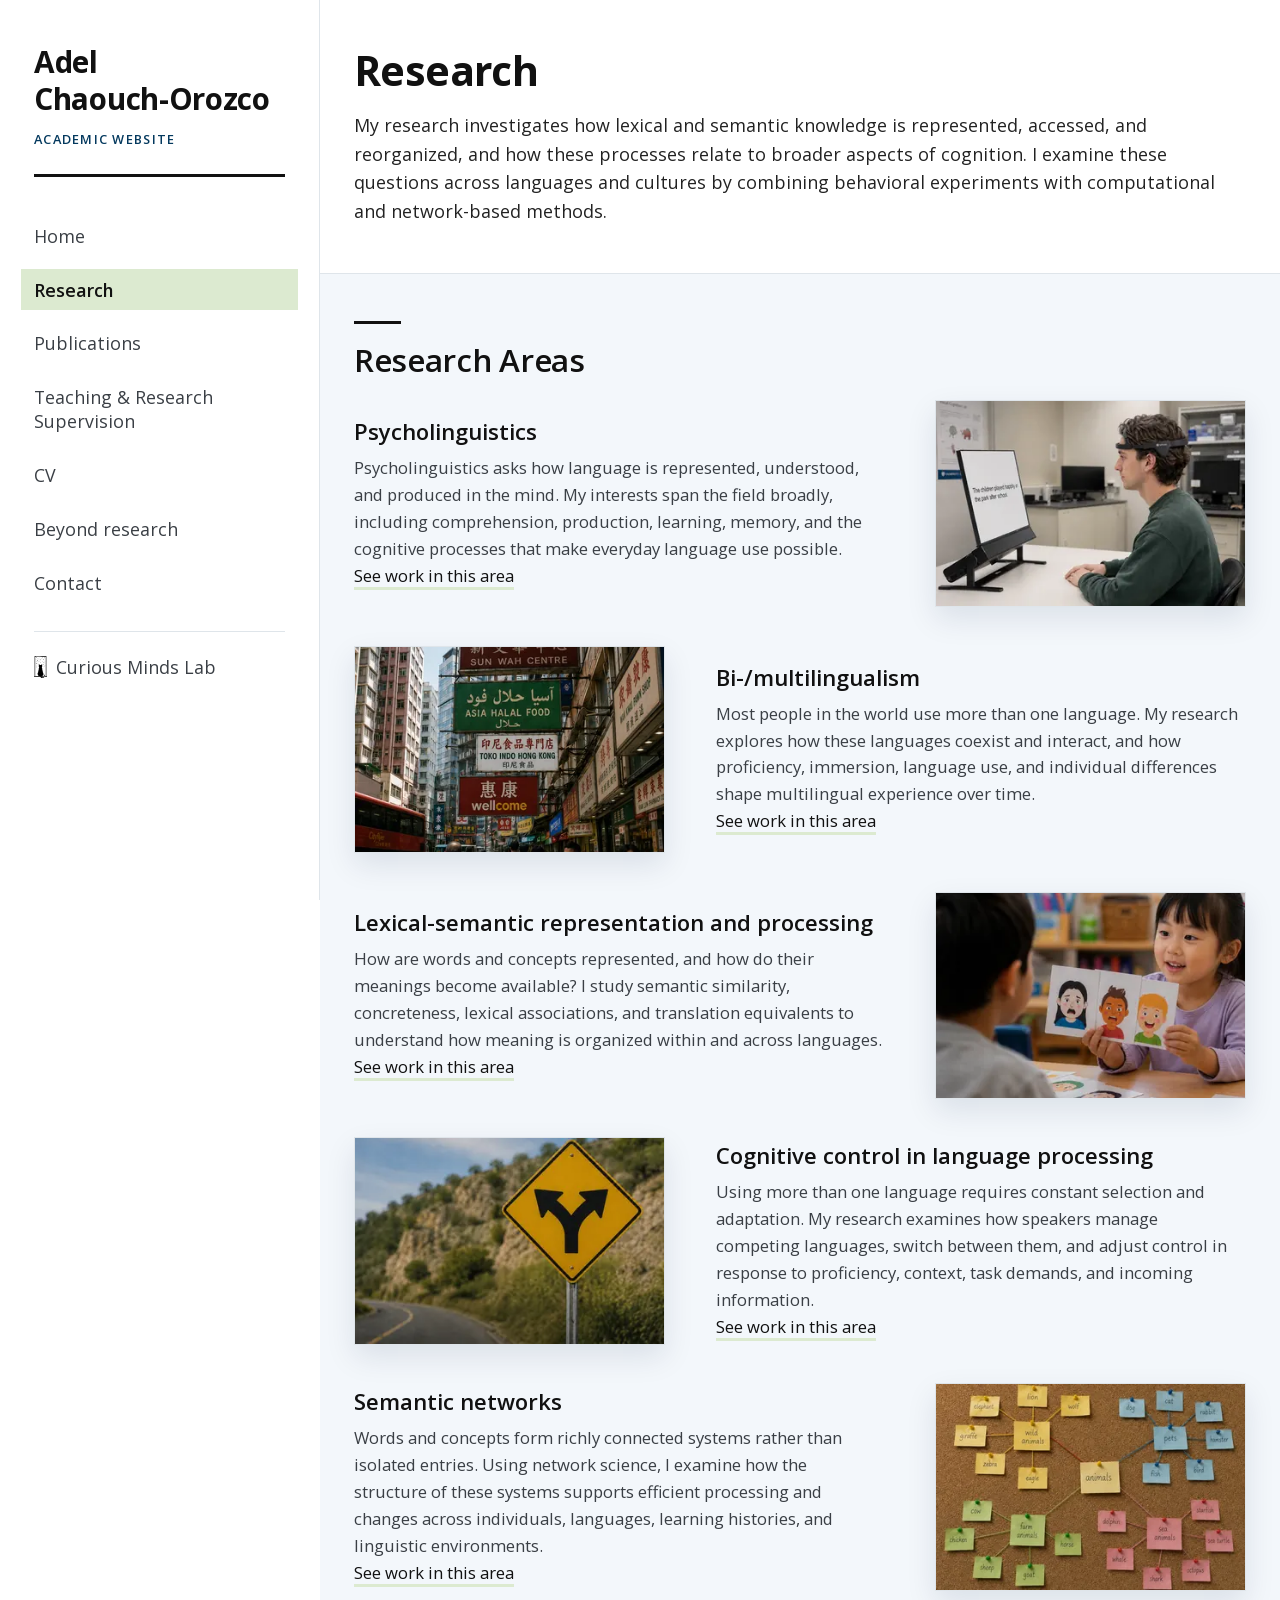
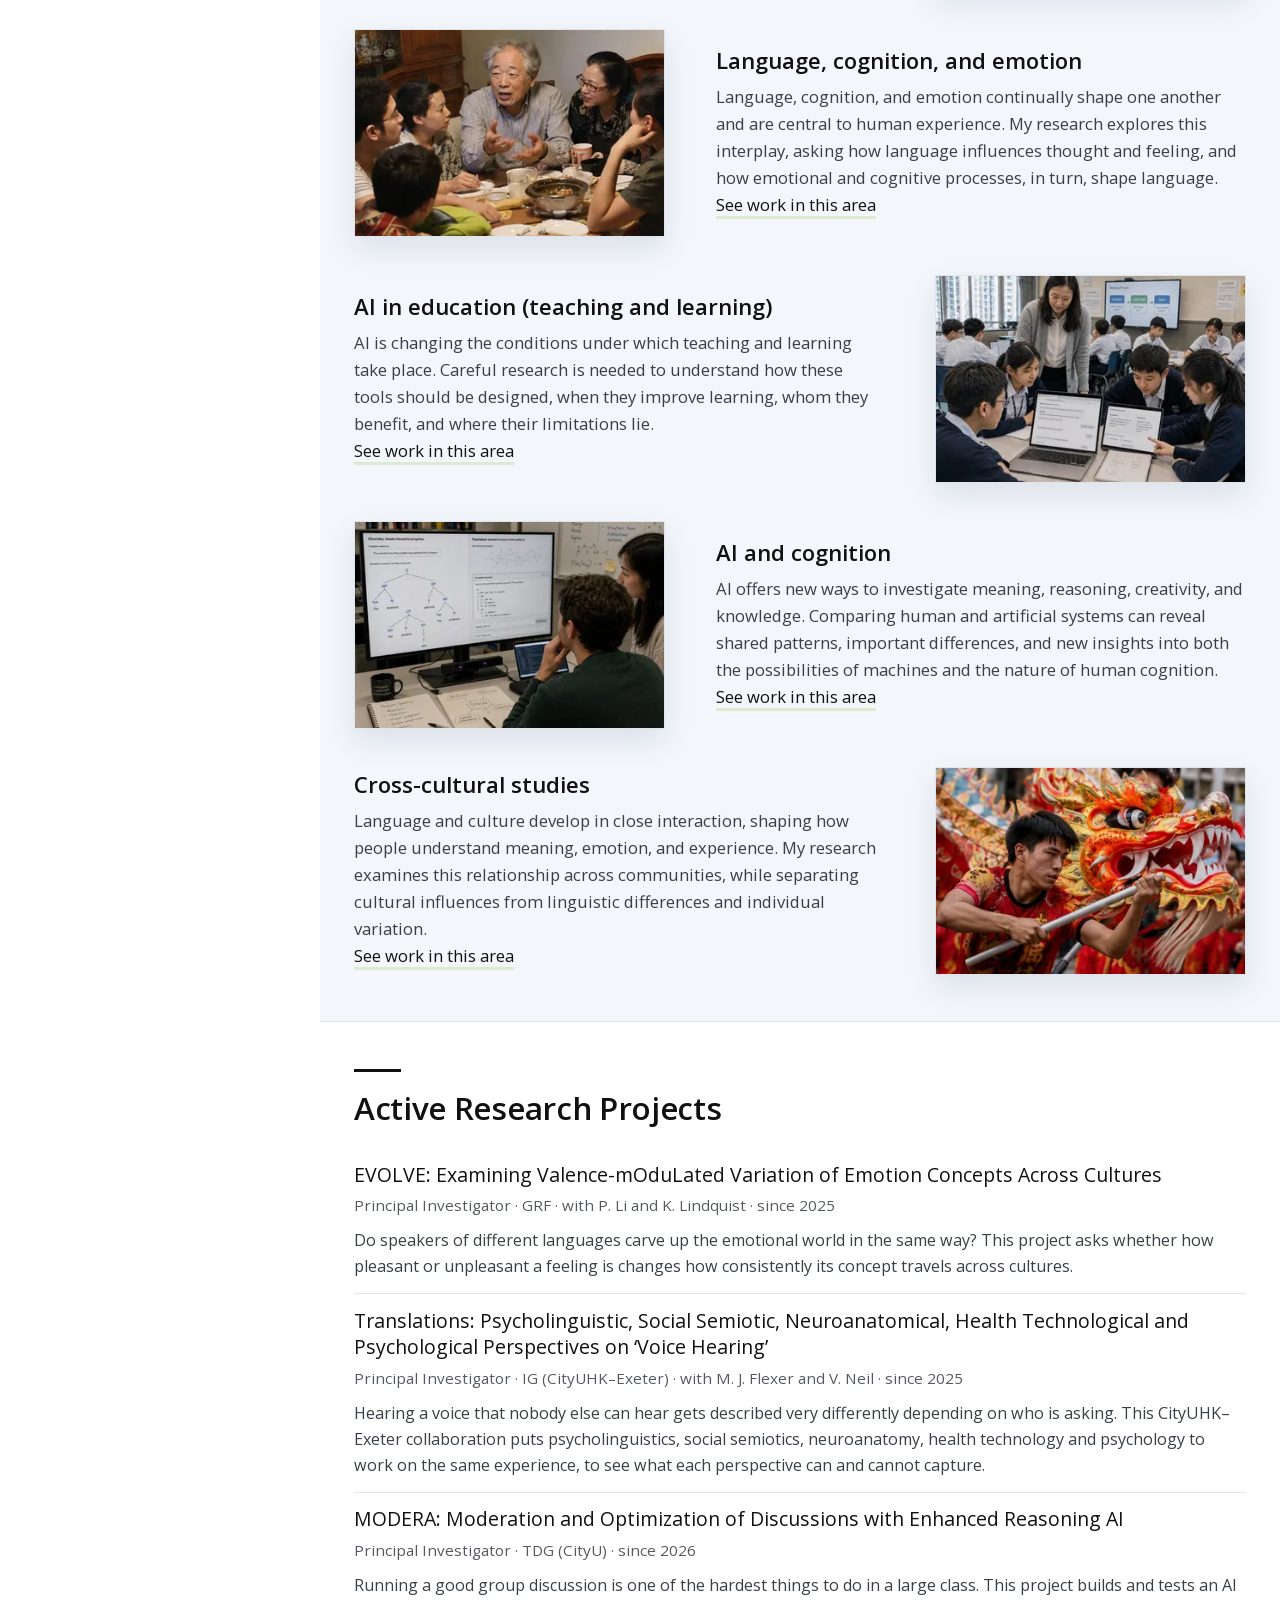
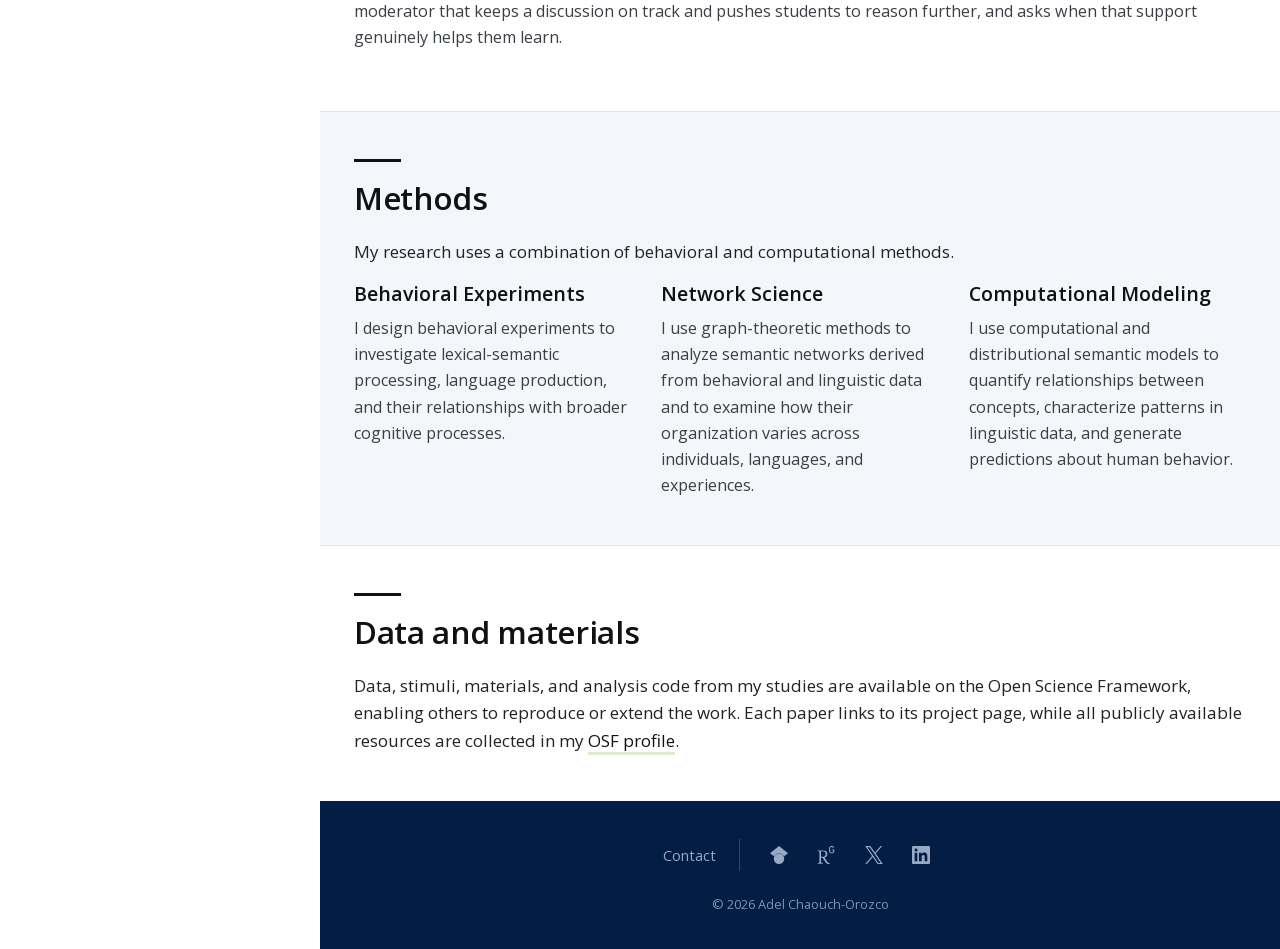
<file: research.html>
<!DOCTYPE html>
<html lang="en">
<head>
    <meta charset="UTF-8">
    <meta name="viewport" content="width=device-width, initial-scale=1.0">
    <meta name="description" content="Research by Adel Chaouch-Orozco on how lexical and semantic knowledge is represented, accessed, and reorganized across languages and cultures.">
    <title>Research | Adel Chaouch-Orozco</title>
    <link rel="canonical" href="https://adelchaouchorozco.github.io/research.html">
    <link rel="preload" href="assets/fonts/OpenSans-var.woff2" as="font" type="font/woff2" crossorigin>
    <link rel="stylesheet" href="assets/css/style-final.css?v=m5-final68">
</head>
<body>
    <a class="skip-link" href="#main">Skip to content</a>
    <div class="page-shell">
    <nav class="navbar">
        <div class="nav-container">
            <div class="nav-brand-wrapper">
                <a href="index.html" class="nav-brand">Adel <span class="nowrap">Chaouch-Orozco</span></a>
                <span class="nav-tagline">Academic Website</span>
            </div>
            <button class="nav-toggle" onclick="toggleMenu()" aria-label="Menu" aria-controls="navLinks" aria-expanded="false">
                <span></span>
                <span></span>
                <span></span>
            </button>
            <ul class="nav-links" id="navLinks">
                <li><a href="index.html">Home</a></li>
                <li><a href="research.html" class="active" aria-current="page">Research</a></li>
                <li><a href="publications.html">Publications</a></li>
                <li><a href="teaching.html">Teaching<span class="nav-label-tail"> &amp; Research Supervision</span></a></li>
                <li><a href="cv.html">CV</a></li>
                <li><a href="about.html">Beyond research</a></li>
                <li><a href="contact.html">Contact</a></li>
                <li class="nav-lab-item"><a href="https://curious-minds-lab.github.io/" target="_blank" rel="noopener" aria-label="Curious Minds Lab (opens the lab’s website)"><img class="nav-lab-mark" src="assets/images/cml-mark.svg" width="1000" height="1684" alt="" aria-hidden="true" decoding="async"><span>Curious Minds Lab</span></a></li>
            </ul>
        </div>
    </nav>

    <div class="page-main">

    <main id="main">
    <section class="section">
        <h1>Research</h1>
        <p style="font-size: 1.05rem;">
            My research investigates how lexical and semantic knowledge is
            represented, accessed, and reorganized, and how these processes relate
            to broader aspects of cognition. I examine these questions across
            languages and cultures by combining behavioral experiments with
            computational and network-based methods.
        </p>
    </section>

    <section class="section" id="research-areas">
        <h2>Research Areas</h2>

        <div class="area-rows">
            <article class="area-row">
                <div class="area-text">
                    <h3>Psycholinguistics</h3>
                    <p>
                    Psycholinguistics asks how language is represented,
                    understood, and produced in the mind. My interests
                    span the field broadly, including comprehension,
                    production, learning, memory, and the cognitive
                    processes that make everyday language use possible.
                    </p>
                    <p class="area-studies"><a href="publications.html?area=psycholinguistics">See work in this area</a></p>
                </div>
                <figure class="area-figure">
                    <picture>
                        <source type="image/webp"
                                srcset="assets/images/research/psycholinguistics-360.webp 360w,
                                        assets/images/research/psycholinguistics-720.webp 720w"
                                sizes="(max-width: 760px) calc(100vw - 3rem), 320px">
                        <img src="assets/images/research/psycholinguistics-720.jpg"
                             srcset="assets/images/research/psycholinguistics-360.jpg 360w,
                                     assets/images/research/psycholinguistics-720.jpg 720w"
                             sizes="(max-width: 760px) calc(100vw - 3rem), 320px"
                             width="720" height="480" loading="lazy" decoding="async"
                             alt="A participant wearing an EEG headband reads a sentence displayed on a monitor in a psycholinguistics lab">
                    </picture>
                </figure>
            </article>

            <article class="area-row">
                <div class="area-text">
                    <h3>Bi-/multilingualism</h3>
                    <p>
                    Most people in the world use more than one language.
                    My research explores how these languages coexist and
                    interact, and how proficiency, immersion, language
                    use, and individual differences shape multilingual
                    experience over time.
                    </p>
                    <p class="area-studies"><a href="publications.html?area=bi-multilingualism">See work in this area</a></p>
                </div>
                <figure class="area-figure">
                    <picture>
                        <source type="image/webp"
                                srcset="assets/images/research/multilingualism-360.webp 360w,
                                        assets/images/research/multilingualism-720.webp 720w"
                                sizes="(max-width: 760px) calc(100vw - 3rem), 320px">
                        <img src="assets/images/research/multilingualism-720.jpg"
                             srcset="assets/images/research/multilingualism-360.jpg 360w,
                                     assets/images/research/multilingualism-720.jpg 720w"
                             sizes="(max-width: 760px) calc(100vw - 3rem), 320px"
                             width="720" height="480" loading="lazy" decoding="async"
                             alt="A Hong Kong street crowded with shop signs in Chinese, Arabic, English and Indonesian">
                    </picture>
                </figure>
            </article>

            <article class="area-row">
                <div class="area-text">
                    <h3>Lexical-semantic representation and processing</h3>
                    <p>
                    How are words and concepts represented, and how do
                    their meanings become available? I study semantic
                    similarity, concreteness, lexical associations, and
                    translation equivalents to understand how meaning is
                    organized within and across languages.
                    </p>
                    <p class="area-studies"><a href="publications.html?area=lexical-semantic">See work in this area</a></p>
                </div>
                <figure class="area-figure">
                    <picture>
                        <source type="image/webp"
                                srcset="assets/images/research/lexical-semantic-360.webp 360w,
                                        assets/images/research/lexical-semantic-720.webp 720w"
                                sizes="(max-width: 760px) calc(100vw - 3rem), 320px">
                        <img src="assets/images/research/lexical-semantic-720.jpg"
                             srcset="assets/images/research/lexical-semantic-360.jpg 360w,
                                     assets/images/research/lexical-semantic-720.jpg 720w"
                             sizes="(max-width: 760px) calc(100vw - 3rem), 320px"
                             width="720" height="480" loading="lazy" decoding="async"
                             alt="Two children matching picture cards across a table">
                    </picture>
                </figure>
            </article>

            <article class="area-row">
                <div class="area-text">
                    <h3>Cognitive control in language processing</h3>
                    <p>
                    Using more than one language requires constant
                    selection and adaptation. My research examines how
                    speakers manage competing languages, switch between
                    them, and adjust control in response to proficiency,
                    context, task demands, and incoming information.
                    </p>
                    <p class="area-studies"><a href="publications.html?area=cognitive-control">See work in this area</a></p>
                </div>
                <figure class="area-figure">
                    <picture>
                        <source type="image/webp"
                                srcset="assets/images/research/cognitive-control-360.webp 360w,
                                        assets/images/research/cognitive-control-720.webp 720w"
                                sizes="(max-width: 760px) calc(100vw - 3rem), 320px">
                        <img src="assets/images/research/cognitive-control-720.jpg"
                             srcset="assets/images/research/cognitive-control-360.jpg 360w,
                                     assets/images/research/cognitive-control-720.jpg 720w"
                             sizes="(max-width: 760px) calc(100vw - 3rem), 320px"
                             width="720" height="480" loading="lazy" decoding="async"
                             alt="A road sign showing a forked arrow, marking a choice between two routes">
                    </picture>
                </figure>
            </article>

            <article class="area-row">
                <div class="area-text">
                    <h3>Semantic networks</h3>
                    <p>
                    Words and concepts form richly connected systems
                    rather than isolated entries. Using network science, I
                    examine how the structure of these systems supports
                    efficient processing and changes across individuals,
                    languages, learning histories, and linguistic
                    environments.
                    </p>
                    <p class="area-studies"><a href="publications.html?area=semantic-networks">See work in this area</a></p>
                </div>
                <figure class="area-figure">
                    <picture>
                        <source type="image/webp"
                                srcset="assets/images/research/semantic-networks-360.webp?v=4 360w,
                                        assets/images/research/semantic-networks-720.webp?v=4 720w"
                                sizes="(max-width: 760px) calc(100vw - 3rem), 320px">
                        <img src="assets/images/research/semantic-networks-720.jpg?v=4"
                             srcset="assets/images/research/semantic-networks-360.jpg?v=4 360w,
                                     assets/images/research/semantic-networks-720.jpg?v=4 720w"
                             sizes="(max-width: 760px) calc(100vw - 3rem), 320px"
                             width="720" height="480" loading="lazy" decoding="async"
                             alt="A corkboard concept map of pinned notes: the word animals at the centre, linked by coloured string to wild animals, pets, farm animals and sea animals, each with its own examples">
                    </picture>
                </figure>
            </article>

            <article class="area-row">
                <div class="area-text">
                    <h3>Language, cognition, and emotion</h3>
                    <p>
                    Language, cognition, and emotion continually shape one
                    another and are central to human experience. My
                    research explores this interplay, asking how language
                    influences thought and feeling, and how emotional and
                    cognitive processes, in turn, shape language.
                    </p>
                    <p class="area-studies"><a href="publications.html?area=language-cognition-emotion">See work in this area</a></p>
                </div>
                <figure class="area-figure">
                    <picture>
                        <source type="image/webp"
                                srcset="assets/images/research/language-emotion-360.webp 360w,
                                        assets/images/research/language-emotion-720.webp 720w"
                                sizes="(max-width: 760px) calc(100vw - 3rem), 320px">
                        <img src="assets/images/research/language-emotion-720.jpg"
                             srcset="assets/images/research/language-emotion-360.jpg 360w,
                                     assets/images/research/language-emotion-720.jpg 720w"
                             sizes="(max-width: 760px) calc(100vw - 3rem), 320px"
                             width="720" height="480" loading="lazy" decoding="async"
                             alt="A family in animated conversation around a shared meal">
                    </picture>
                </figure>
            </article>

            <article class="area-row">
                <div class="area-text">
                    <h3>AI in education (teaching and learning)</h3>
                    <p>
                    AI is changing the conditions under which teaching and
                    learning take place. Careful research is needed to
                    understand how these tools should be designed, when
                    they improve learning, whom they benefit, and where
                    their limitations lie.
                    </p>
                    <p class="area-studies"><a href="publications.html?area=ai-in-education">See work in this area</a></p>
                </div>
                <figure class="area-figure">
                    <picture>
                        <source type="image/webp"
                                srcset="assets/images/research/ai-education-360.webp 360w,
                                        assets/images/research/ai-education-720.webp 720w"
                                sizes="(max-width: 760px) calc(100vw - 3rem), 320px">
                        <img src="assets/images/research/ai-education-720.jpg"
                             srcset="assets/images/research/ai-education-360.jpg 360w,
                                     assets/images/research/ai-education-720.jpg 720w"
                             sizes="(max-width: 760px) calc(100vw - 3rem), 320px"
                             width="720" height="480" loading="lazy" decoding="async"
                             alt="Secondary-school students working at laptops while a teacher leans in to help">
                    </picture>
                </figure>
            </article>

            <article class="area-row">
                <div class="area-text">
                    <h3>AI and cognition</h3>
                    <p>
                    AI offers new ways to investigate meaning, reasoning,
                    creativity, and knowledge. Comparing human and
                    artificial systems can reveal shared patterns,
                    important differences, and new insights into both the
                    possibilities of machines and the nature of human
                    cognition.
                    </p>
                    <p class="area-studies"><a href="publications.html?area=ai-and-cognition">See work in this area</a></p>
                </div>
                <figure class="area-figure">
                    <picture>
                        <source type="image/webp"
                                srcset="assets/images/research/ai-cognition-360.webp 360w,
                                        assets/images/research/ai-cognition-720.webp 720w"
                                sizes="(max-width: 760px) calc(100vw - 3rem), 320px">
                        <img src="assets/images/research/ai-cognition-720.jpg"
                             srcset="assets/images/research/ai-cognition-360.jpg 360w,
                                     assets/images/research/ai-cognition-720.jpg 720w"
                             sizes="(max-width: 760px) calc(100vw - 3rem), 320px"
                             width="720" height="480" loading="lazy" decoding="async"
                             alt="A researcher at a screen displaying a hierarchical syntax tree">
                    </picture>
                </figure>
            </article>

            <article class="area-row">
                <div class="area-text">
                    <h3>Cross-cultural studies</h3>
                    <p>
                    Language and culture develop in close interaction,
                    shaping how people understand meaning, emotion, and
                    experience. My research examines this relationship
                    across communities, while separating cultural
                    influences from linguistic differences and individual
                    variation.
                    </p>
                    <p class="area-studies"><a href="publications.html?area=cross-cultural">See work in this area</a></p>
                </div>
                <figure class="area-figure">
                    <picture>
                        <source type="image/webp"
                                srcset="assets/images/research/cross-cultural-360.webp 360w,
                                        assets/images/research/cross-cultural-720.webp 720w"
                                sizes="(max-width: 760px) calc(100vw - 3rem), 320px">
                        <img src="assets/images/research/cross-cultural-720.jpg"
                             srcset="assets/images/research/cross-cultural-360.jpg 360w,
                                     assets/images/research/cross-cultural-720.jpg 720w"
                             sizes="(max-width: 760px) calc(100vw - 3rem), 320px"
                             width="720" height="480" loading="lazy" decoding="async"
                             alt="A performer carrying a dragon-dance head during a street festival">
                    </picture>
                </figure>
            </article>
        </div>
    </section>

    <section class="section">
        <h2>Active Research Projects</h2>
        <div class="project-list">
            <div class="project-item" data-areas="language-cognition-emotion cross-cultural semantic-networks">
                <p class="project-title">EVOLVE: Examining Valence-mOduLated Variation of Emotion Concepts Across Cultures</p>
                <p class="project-meta">Principal Investigator &middot; GRF &middot; with P. Li and K. Lindquist &middot; since 2025</p>
                <p class="project-desc">
                    Do speakers of different languages carve up the
                    emotional world in the same way? This project asks
                    whether how pleasant or unpleasant a feeling is
                    changes how consistently its concept travels across
                    cultures.
                </p>
            </div>
            <div class="project-item" data-areas="language-cognition-emotion cross-cultural psycholinguistics">
                <p class="project-title">Translations: Psycholinguistic, Social Semiotic, Neuroanatomical, Health Technological and Psychological Perspectives on &lsquo;Voice Hearing&rsquo;</p>
                <p class="project-meta">Principal Investigator &middot; IG (CityUHK&ndash;Exeter) &middot; with M. J. Flexer and V. Neil &middot; since 2025</p>
                <p class="project-desc">
                    Hearing a voice that nobody else can hear gets
                    described very differently depending on who is asking.
                    This CityUHK&ndash;Exeter collaboration puts
                    psycholinguistics, social semiotics, neuroanatomy,
                    health technology and psychology to work on the same
                    experience, to see what each perspective can and
                    cannot capture.
                </p>
            </div>
            <div class="project-item" data-areas="ai-in-education ai-and-cognition">
                <p class="project-title">MODERA: Moderation and Optimization of Discussions with Enhanced Reasoning AI</p>
                <p class="project-meta">Principal Investigator &middot; TDG (CityU) &middot; since 2026</p>
                <p class="project-desc">
                    Running a good group discussion is one of the hardest
                    things to do in a large class. This project builds and
                    tests an AI moderator that keeps a discussion on track
                    and pushes students to reason further, and asks when
                    that support genuinely helps them learn.
                </p>
            </div>
        </div>
    </section>

    <section class="section">
        <h2>Methods</h2>
        <p>My research uses a combination of behavioral and computational methods.</p>

        <div class="research-grid methods-grid">
            <div class="research-card">
                <h3>Behavioral Experiments</h3>
                <p>
                    I design behavioral experiments to investigate lexical-semantic processing,
                    language production, and their relationships with broader cognitive processes.
                </p>
            </div>
            <div class="research-card">
                <h3>Network Science</h3>
                <p>
                    I use graph-theoretic methods to analyze semantic
                    networks derived from behavioral and linguistic data and
                    to examine how their organization varies across
                    individuals, languages, and experiences.
                </p>
            </div>
            <div class="research-card">
                <h3>Computational Modeling</h3>
                <p>
                    I use computational and distributional semantic models
                    to quantify relationships between concepts, characterize
                    patterns in linguistic data, and generate predictions
                    about human behavior.
                </p>
            </div>
        </div>
    </section>
    <section class="section">
        <h2>Data and materials</h2>
        <p>
            Data, stimuli, materials, and analysis code from my studies are available on
            the Open Science Framework, enabling others to reproduce or extend the work.
            Each paper links to its project page, while all publicly available resources
            are collected in my
            <a href="https://osf.io/zx2c3/" target="_blank" rel="noopener">OSF profile</a>.
        </p>
    </section>

    </main>

    <footer class="footer">
        <div class="footer-row">
            <div class="footer-links">
                <a href="contact.html">Contact</a>
            </div>
            <div class="footer-social">
                <a href="https://scholar.google.com/citations?user=76VtD-kAAAAJ" target="_blank" rel="noopener" aria-label="Google Scholar">
                    <svg viewBox="0 0 24 24" width="18" height="18" aria-hidden="true" focusable="false"><path d="M5.242 13.769L0 9.5 12 0l12 9.5-5.242 4.269C17.548 11.249 14.978 9.5 12 9.5c-2.977 0-5.548 1.748-6.758 4.269zM12 10a7 7 0 1 0 0 14 7 7 0 0 0 0-14z"/></svg>
                </a>
                <a href="https://www.researchgate.net/profile/Adel-Chaouch-Orozco" target="_blank" rel="noopener" aria-label="ResearchGate">
                    <svg viewBox="0 0 24 24" width="18" height="18" aria-hidden="true" focusable="false"><path d="M19.586 0c-.818 0-1.508.19-2.073.565-.563.377-.97.936-1.213 1.68a3.193 3.193 0 0 0-.112.437 8.365 8.365 0 0 0-.078.53 9 9 0 0 0-.05.727c-.01.282-.013.621-.013 1.016a31.121 31.123 0 0 0 .014 1.017 9 9 0 0 0 .05.727 7.946 7.946 0 0 0 .077.53h-.005a3.334 3.334 0 0 0 .113.438c.245.743.65 1.303 1.214 1.68.565.376 1.256.564 2.075.564.8 0 1.536-.213 2.105-.603.57-.39.94-.916 1.175-1.65.076-.235.135-.558.177-.93a10.9 10.9 0 0 0 .043-1.207v-.82c0-.095-.047-.142-.14-.142h-3.064c-.094 0-.14.047-.14.141v.956c0 .094.046.14.14.14h1.666c.056 0 .084.03.084.086 0 .36 0 .62-.036.865-.038.244-.1.447-.147.606-.108.385-.348.664-.638.876-.29.212-.738.35-1.227.35-.545 0-.901-.15-1.21-.353-.306-.203-.517-.454-.67-.915a3.136 3.136 0 0 1-.147-.762 17.366 17.367 0 0 1-.034-.656c-.01-.26-.014-.572-.014-.939a26.401 26.403 0 0 1 .014-.938 15.821 15.822 0 0 1 .035-.656 3.19 3.19 0 0 1 .148-.76 1.89 1.89 0 0 1 .742-1.01c.344-.244.593-.352 1.137-.352.508 0 .815.096 1.144.303.33.207.528.492.764.925.047.094.111.118.198.07l1.044-.43c.075-.048.09-.115.042-.199a3.549 3.549 0 0 0-.466-.742 3 3 0 0 0-.679-.607 3.313 3.313 0 0 0-.903-.41A4.068 4.068 0 0 0 19.586 0zM8.217 5.836c-1.69 0-3.036.086-4.297.086-1.146 0-2.291 0-3.007-.029v.831l1.088.2c.744.144 1.174.488 1.174 2.264v11.288c0 1.777-.43 2.12-1.174 2.263l-1.088.2v.832c.773-.029 2.12-.086 3.465-.086 1.29 0 2.951.057 3.667.086v-.831l-1.49-.2c-.773-.115-1.174-.487-1.174-2.264v-4.784c.688.057 1.29.057 2.206.057 1.748 3.123 3.41 5.472 4.355 6.56.86 1.032 2.177 1.691 3.839 1.691.487 0 1.003-.086 1.318-.23v-.744c-1.031 0-2.063-.716-2.808-1.518-1.26-1.376-2.95-3.582-4.355-6.074 2.32-.545 4.04-2.722 4.04-4.9 0-3.208-2.492-4.698-5.758-4.698zm-.515 1.29c2.406 0 3.839 1.26 3.839 3.552 0 2.263-1.547 3.782-4.097 3.782-.974 0-1.404-.03-2.063-.086v-7.19c.66-.059 1.547-.059 2.32-.059z"/></svg>
                </a>
                <a href="https://x.com/adelchaouch" target="_blank" rel="noopener" aria-label="X (Twitter)">
                    <svg viewBox="0 0 24 24" width="18" height="18" aria-hidden="true" focusable="false"><path d="M14.234 10.162 22.977 0h-2.072l-7.591 8.824L7.251 0H.258l9.168 13.343L.258 24H2.33l8.016-9.318L16.749 24h6.993zm-2.837 3.299-.929-1.329L3.076 1.56h3.182l5.965 8.532.929 1.329 7.754 11.09h-3.182z"/></svg>
                </a>
                <a href="https://www.linkedin.com/in/adel-chaouch-orozco-a3b42b47/" target="_blank" rel="noopener" aria-label="LinkedIn">
                    <svg viewBox="0 0 24 24" width="18" height="18" aria-hidden="true" focusable="false"><path d="M20.447 20.452h-3.554v-5.569c0-1.328-.027-3.037-1.852-3.037-1.853 0-2.136 1.445-2.136 2.939v5.667H9.351V9h3.414v1.561h.046c.477-.9 1.637-1.85 3.37-1.85 3.601 0 4.267 2.37 4.267 5.455v6.286zM5.337 7.433c-1.144 0-2.063-.926-2.063-2.065 0-1.138.92-2.063 2.063-2.063 1.14 0 2.064.925 2.064 2.063 0 1.139-.925 2.065-2.064 2.065zm1.782 13.019H3.555V9h3.564v11.452zM22.225 0H1.771C.792 0 0 .774 0 1.729v20.542C0 23.227.792 24 1.771 24h20.451C23.2 24 24 23.227 24 22.271V1.729C24 .774 23.2 0 22.222 0h.003z"/></svg>
                </a>
            </div>
        </div>
        <p>&copy; 2026 Adel Chaouch-Orozco</p>
    </footer>
    </div><!-- /page-main -->
    </div><!-- /page-shell -->

    <script>
        function toggleMenu() {
            const open = document.getElementById('navLinks').classList.toggle('active');
            document.querySelector('.nav-toggle').setAttribute('aria-expanded', open);
        }

        // Research areas ease in as you reach them. Opt in from JS so the content
        // is never hidden when the script is unavailable, and skip it entirely for
        // anyone who asked for less motion.
        //
        // Deliberately position-based rather than IntersectionObserver: a jump
        // (an #research-areas anchor, End, a restored scroll position) moves past
        // rows without ever rendering them mid-viewport, so an observer never fires
        // for them and they would stay invisible for good. Testing `top` catches
        // anything at or above the fold, however fast the page got there.
        (function () {
            const wrap = document.querySelector('.area-rows');
            if (!wrap) return;
            if (window.matchMedia('(prefers-reduced-motion: reduce)').matches) return;

            wrap.classList.add('reveal-on');
            let rows = [].slice.call(wrap.querySelectorAll('.area-row'));
            let queued = false;

            function sweep() {
                queued = false;
                rows = rows.filter(function (row) {
                    if (row.getBoundingClientRect().top >= window.innerHeight * 0.9) return true;
                    row.classList.add('is-in');
                    return false;
                });
                if (!rows.length) {
                    window.removeEventListener('scroll', request);
                    window.removeEventListener('resize', request);
                }
            }

            function request() {
                if (queued) return;
                queued = true;
                requestAnimationFrame(sweep);
            }

            window.addEventListener('scroll', request, { passive: true });
            window.addEventListener('resize', request);
            // bfcache restore and background-tab loads both hand us a scroll
            // position without a scroll event; re-check on the way back in.
            window.addEventListener('pageshow', request);
            document.addEventListener('visibilitychange', request);
            sweep();
        })();
    </script>
    <!-- GoatCounter — privacy-friendly hit counting: no cookies, no personal data,
         so the site needs no consent banner. async + last in the body, so it can
         never delay first paint or block anything above it. Dashboard:
         https://adelchaouchorozco.goatcounter.com -->
    <script data-goatcounter="https://adelchaouchorozco.goatcounter.com/count"
            async src="//gc.zgo.at/count.js"></script>
</body>
</html>
</file>
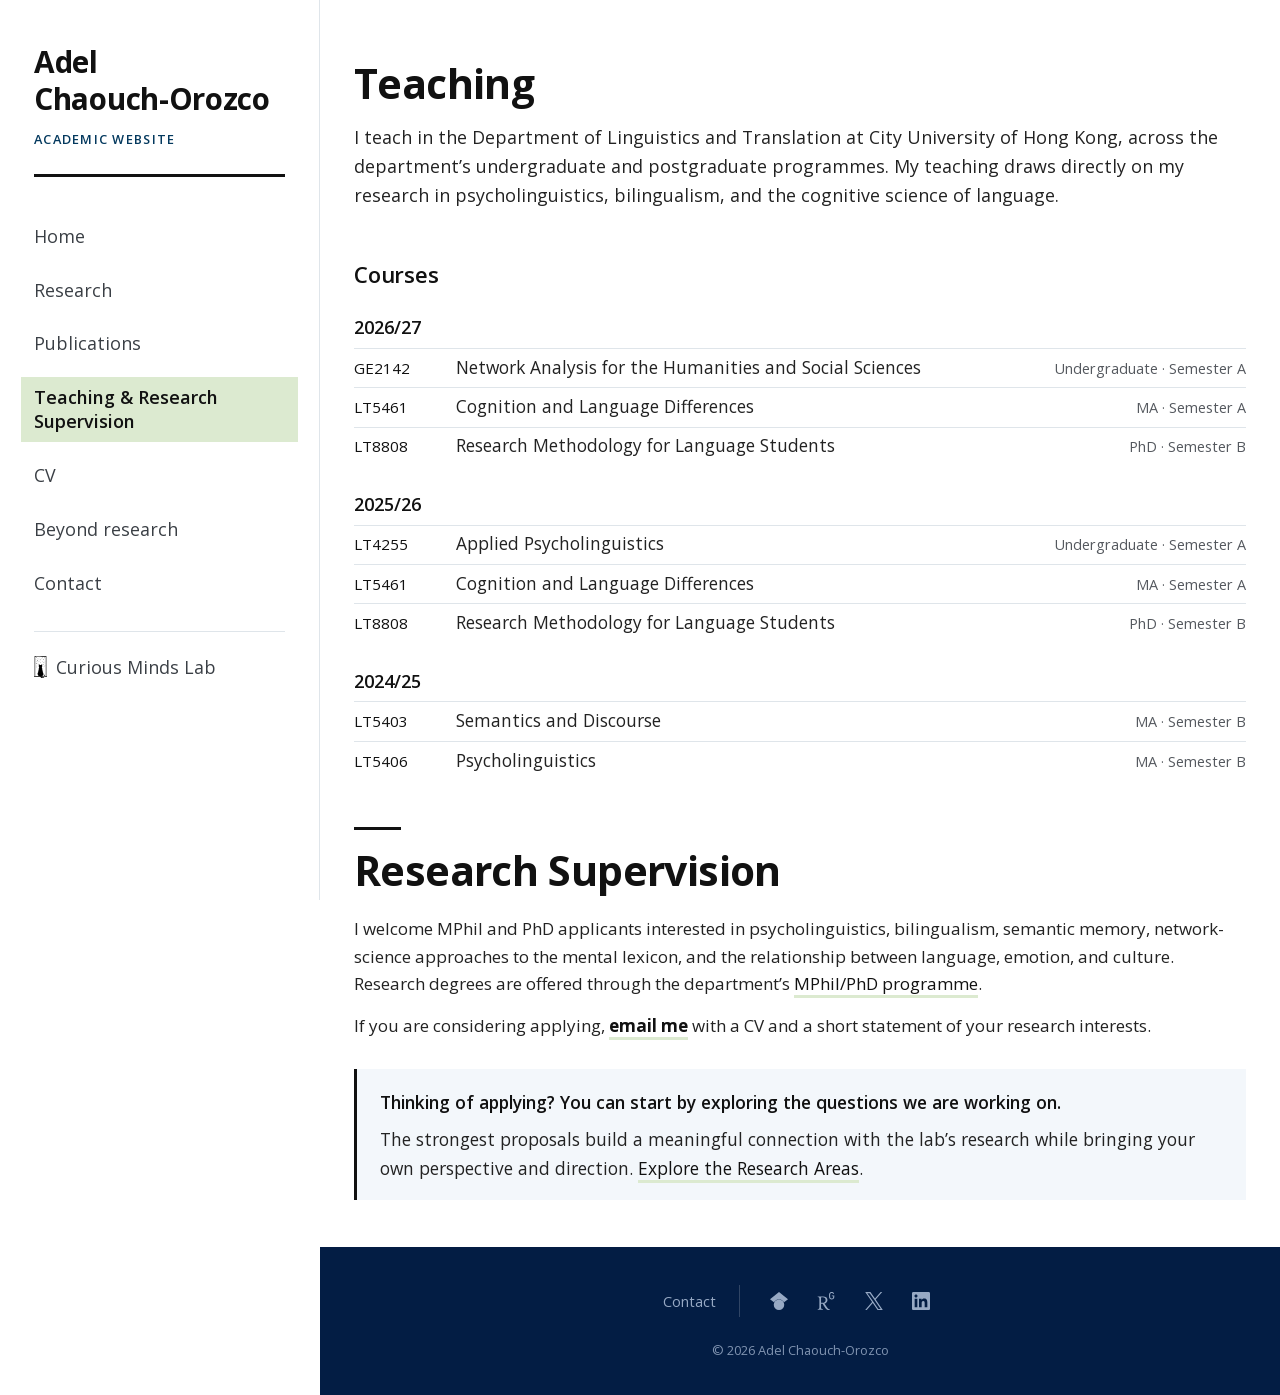
<file: teaching.html>
<!DOCTYPE html>
<html lang="en">
<head>
    <meta charset="UTF-8">
    <meta name="viewport" content="width=device-width, initial-scale=1.0">
    <meta name="description" content="Teaching and research supervision by Adel Chaouch-Orozco at the Department of Linguistics and Translation, City University of Hong Kong.">
    <title>Teaching | Adel Chaouch-Orozco</title>
    <link rel="canonical" href="https://adelchaouchorozco.github.io/teaching.html">
    <link rel="preload" href="assets/fonts/OpenSans-var.woff2" as="font" type="font/woff2" crossorigin>
    <link rel="stylesheet" href="assets/css/style-final.css?v=m5-final68">
</head>
<body>
    <a class="skip-link" href="#main">Skip to content</a>
    <div class="page-shell">
    <nav class="navbar">
        <div class="nav-container">
            <div class="nav-brand-wrapper">
                <a href="index.html" class="nav-brand">Adel <span class="nowrap">Chaouch-Orozco</span></a>
                <span class="nav-tagline">Academic Website</span>
            </div>
            <button class="nav-toggle" onclick="toggleMenu()" aria-label="Menu" aria-controls="navLinks" aria-expanded="false">
                <span></span>
                <span></span>
                <span></span>
            </button>
            <ul class="nav-links" id="navLinks">
                <li><a href="index.html">Home</a></li>
                <li><a href="research.html">Research</a></li>
                <li><a href="publications.html">Publications</a></li>
                <li><a href="teaching.html" class="active" aria-current="page">Teaching<span class="nav-label-tail"> &amp; Research Supervision</span></a></li>
                <li><a href="cv.html">CV</a></li>
                <li><a href="about.html">Beyond research</a></li>
                <li><a href="contact.html">Contact</a></li>
                <li class="nav-lab-item"><a href="https://curious-minds-lab.github.io/" target="_blank" rel="noopener" aria-label="Curious Minds Lab (opens the lab’s website)"><img class="nav-lab-mark" src="assets/images/cml-mark.svg" width="1000" height="1684" alt="" aria-hidden="true" decoding="async"><span>Curious Minds Lab</span></a></li>
            </ul>
        </div>
    </nav>

    <div class="page-main">

    <main id="main">
    <section class="section flat">
        <h1>Teaching</h1>
        <p style="font-size: 1.05rem;">
            I teach in the Department of Linguistics and Translation at City University
            of Hong Kong, across the department’s undergraduate and postgraduate
            programmes. My teaching draws directly on my research in psycholinguistics,
            bilingualism, and the cognitive science of language.
        </p>

        <h2 class="subsection">Courses</h2>
        <div class="course-list">
            <p class="course-year">2026/27</p>
            <div class="course-item">
                <span class="course-code">GE2142</span>
                <p class="course-title">Network Analysis for the Humanities and Social Sciences</p>
                <p class="course-desc">Undergraduate · Semester A</p>
            </div>
            <div class="course-item">
                <span class="course-code">LT5461</span>
                <p class="course-title">Cognition and Language Differences</p>
                <p class="course-desc">MA · Semester A</p>
            </div>
            <div class="course-item">
                <span class="course-code">LT8808</span>
                <p class="course-title">Research Methodology for Language Students</p>
                <p class="course-desc">PhD · Semester B</p>
            </div>

            <p class="course-year">2025/26</p>
            <div class="course-item">
                <span class="course-code">LT4255</span>
                <p class="course-title">Applied Psycholinguistics</p>
                <p class="course-desc">Undergraduate · Semester A</p>
            </div>
            <div class="course-item">
                <span class="course-code">LT5461</span>
                <p class="course-title">Cognition and Language Differences</p>
                <p class="course-desc">MA · Semester A</p>
            </div>
            <div class="course-item">
                <span class="course-code">LT8808</span>
                <p class="course-title">Research Methodology for Language Students</p>
                <p class="course-desc">PhD · Semester B</p>
            </div>

            <p class="course-year">2024/25</p>
            <div class="course-item">
                <span class="course-code">LT5403</span>
                <p class="course-title">Semantics and Discourse</p>
                <p class="course-desc">MA · Semester B</p>
            </div>
            <div class="course-item">
                <span class="course-code">LT5406</span>
                <p class="course-title">Psycholinguistics</p>
                <p class="course-desc">MA · Semester B</p>
            </div>
        </div>
    </section>

    <section class="section flat">
        <h2 class="h2-major">Research Supervision</h2>
        <p>
            I welcome MPhil and PhD applicants interested in psycholinguistics,
            bilingualism, semantic memory, network-science approaches to the mental
            lexicon, and the relationship between language, emotion, and culture.
            Research degrees are offered through the department’s
            <a href="https://lt.cityu.edu.hk" target="_blank" rel="noopener">MPhil/PhD programme</a>.
        </p>
        <p>
            If you are considering applying, <a href="mailto:adel.chaouchorozco@cityu.edu.hk"><strong>email me</strong></a>
            with a CV and a short statement of your research interests.
        </p>

        <div class="callout">
            <p class="callout-lead">Thinking of applying? You can start by exploring the questions we are working on.</p>
            <p>
                The strongest proposals build a meaningful connection with the lab’s research
                while bringing your own perspective and direction.
                <a href="research.html#research-areas">Explore the Research Areas</a>.
            </p>
        </div>
    </section>
    </main>

    <footer class="footer">
        <div class="footer-row">
            <div class="footer-links">
                <a href="contact.html">Contact</a>
            </div>
            <div class="footer-social">
                <a href="https://scholar.google.com/citations?user=76VtD-kAAAAJ" target="_blank" rel="noopener" aria-label="Google Scholar">
                    <svg viewBox="0 0 24 24" width="18" height="18" aria-hidden="true" focusable="false"><path d="M5.242 13.769L0 9.5 12 0l12 9.5-5.242 4.269C17.548 11.249 14.978 9.5 12 9.5c-2.977 0-5.548 1.748-6.758 4.269zM12 10a7 7 0 1 0 0 14 7 7 0 0 0 0-14z"/></svg>
                </a>
                <a href="https://www.researchgate.net/profile/Adel-Chaouch-Orozco" target="_blank" rel="noopener" aria-label="ResearchGate">
                    <svg viewBox="0 0 24 24" width="18" height="18" aria-hidden="true" focusable="false"><path d="M19.586 0c-.818 0-1.508.19-2.073.565-.563.377-.97.936-1.213 1.68a3.193 3.193 0 0 0-.112.437 8.365 8.365 0 0 0-.078.53 9 9 0 0 0-.05.727c-.01.282-.013.621-.013 1.016a31.121 31.123 0 0 0 .014 1.017 9 9 0 0 0 .05.727 7.946 7.946 0 0 0 .077.53h-.005a3.334 3.334 0 0 0 .113.438c.245.743.65 1.303 1.214 1.68.565.376 1.256.564 2.075.564.8 0 1.536-.213 2.105-.603.57-.39.94-.916 1.175-1.65.076-.235.135-.558.177-.93a10.9 10.9 0 0 0 .043-1.207v-.82c0-.095-.047-.142-.14-.142h-3.064c-.094 0-.14.047-.14.141v.956c0 .094.046.14.14.14h1.666c.056 0 .084.03.084.086 0 .36 0 .62-.036.865-.038.244-.1.447-.147.606-.108.385-.348.664-.638.876-.29.212-.738.35-1.227.35-.545 0-.901-.15-1.21-.353-.306-.203-.517-.454-.67-.915a3.136 3.136 0 0 1-.147-.762 17.366 17.367 0 0 1-.034-.656c-.01-.26-.014-.572-.014-.939a26.401 26.403 0 0 1 .014-.938 15.821 15.822 0 0 1 .035-.656 3.19 3.19 0 0 1 .148-.76 1.89 1.89 0 0 1 .742-1.01c.344-.244.593-.352 1.137-.352.508 0 .815.096 1.144.303.33.207.528.492.764.925.047.094.111.118.198.07l1.044-.43c.075-.048.09-.115.042-.199a3.549 3.549 0 0 0-.466-.742 3 3 0 0 0-.679-.607 3.313 3.313 0 0 0-.903-.41A4.068 4.068 0 0 0 19.586 0zM8.217 5.836c-1.69 0-3.036.086-4.297.086-1.146 0-2.291 0-3.007-.029v.831l1.088.2c.744.144 1.174.488 1.174 2.264v11.288c0 1.777-.43 2.12-1.174 2.263l-1.088.2v.832c.773-.029 2.12-.086 3.465-.086 1.29 0 2.951.057 3.667.086v-.831l-1.49-.2c-.773-.115-1.174-.487-1.174-2.264v-4.784c.688.057 1.29.057 2.206.057 1.748 3.123 3.41 5.472 4.355 6.56.86 1.032 2.177 1.691 3.839 1.691.487 0 1.003-.086 1.318-.23v-.744c-1.031 0-2.063-.716-2.808-1.518-1.26-1.376-2.95-3.582-4.355-6.074 2.32-.545 4.04-2.722 4.04-4.9 0-3.208-2.492-4.698-5.758-4.698zm-.515 1.29c2.406 0 3.839 1.26 3.839 3.552 0 2.263-1.547 3.782-4.097 3.782-.974 0-1.404-.03-2.063-.086v-7.19c.66-.059 1.547-.059 2.32-.059z"/></svg>
                </a>
                <a href="https://x.com/adelchaouch" target="_blank" rel="noopener" aria-label="X (Twitter)">
                    <svg viewBox="0 0 24 24" width="18" height="18" aria-hidden="true" focusable="false"><path d="M14.234 10.162 22.977 0h-2.072l-7.591 8.824L7.251 0H.258l9.168 13.343L.258 24H2.33l8.016-9.318L16.749 24h6.993zm-2.837 3.299-.929-1.329L3.076 1.56h3.182l5.965 8.532.929 1.329 7.754 11.09h-3.182z"/></svg>
                </a>
                <a href="https://www.linkedin.com/in/adel-chaouch-orozco-a3b42b47/" target="_blank" rel="noopener" aria-label="LinkedIn">
                    <svg viewBox="0 0 24 24" width="18" height="18" aria-hidden="true" focusable="false"><path d="M20.447 20.452h-3.554v-5.569c0-1.328-.027-3.037-1.852-3.037-1.853 0-2.136 1.445-2.136 2.939v5.667H9.351V9h3.414v1.561h.046c.477-.9 1.637-1.85 3.37-1.85 3.601 0 4.267 2.37 4.267 5.455v6.286zM5.337 7.433c-1.144 0-2.063-.926-2.063-2.065 0-1.138.92-2.063 2.063-2.063 1.14 0 2.064.925 2.064 2.063 0 1.139-.925 2.065-2.064 2.065zm1.782 13.019H3.555V9h3.564v11.452zM22.225 0H1.771C.792 0 0 .774 0 1.729v20.542C0 23.227.792 24 1.771 24h20.451C23.2 24 24 23.227 24 22.271V1.729C24 .774 23.2 0 22.222 0h.003z"/></svg>
                </a>
            </div>
        </div>
        <p>&copy; 2026 Adel Chaouch-Orozco</p>
    </footer>
    </div><!-- /page-main -->
    </div><!-- /page-shell -->

    <script>
        function toggleMenu() {
            const open = document.getElementById('navLinks').classList.toggle('active');
            document.querySelector('.nav-toggle').setAttribute('aria-expanded', open);
        }
    </script>
    <!-- GoatCounter — privacy-friendly hit counting: no cookies, no personal data,
         so the site needs no consent banner. async + last in the body, so it can
         never delay first paint or block anything above it. Dashboard:
         https://adelchaouchorozco.goatcounter.com -->
    <script data-goatcounter="https://adelchaouchorozco.goatcounter.com/count"
            async src="//gc.zgo.at/count.js"></script>
</body>
</html>
</file>
<file: assets/css/style-final.css>
/* ===== Milestone 5 — full-width banner · sticky left rail · modern grotesque ===== */
/* Ink #111 on white · whisper-blue bands #f3f7fb · mint highlight #dcead0 (the one
   link/state mark — orange is retired) · deep-space blue #04395e tagline · Prussian footer #031d44 */
/* One typeface throughout: Open Sans variable (weight carries the hierarchy) */

@font-face {
    font-family: 'Open Sans';
    font-style: normal;
    font-weight: 300 800;
    font-display: swap;
    src: url('../fonts/OpenSans-var.woff2') format('woff2');
}

@font-face {
    font-family: 'Open Sans';
    font-style: italic;
    font-weight: 300 800;
    font-display: swap;
    src: url('../fonts/OpenSans-var-italic.woff2') format('woff2');
}

/* Metric-tuned fallback to minimize swap reflow */
@font-face {
    font-family: 'Open Sans Fallback';
    src: local('Arial');
    size-adjust: 104.63%;
    ascent-override: 101.32%;
    descent-override: 27.78%;
    line-gap-override: 0%;
}

:root {
    --bg: #ffffff;
    --bg-alt: #f3f7fb;
    --bg-soft: #f3f7fb;
    --mint: #f1f7ed;
    --highlight: #dcead0;
    --text: #111111;
    --text-body: #222222;
    --text-secondary: #3a3f45;
    --text-light: #55595f;
    --navy-deep: #031d44;
    --navy-mid: #04395e;
    --navy-meta: #97a9c4;
    --border: #dfe5ea;

    /* How far the mint bar drops below the glyph box = the body half-leading
       (line-height 1.7). One distance for every link on every page. */
    --hl-drop: 0.2em;

    /* One family in both roles: Open Sans is variable (300–800), so the
       hierarchy comes from weight and size, not from a second typeface. */
    --font-display: 'Open Sans', 'Open Sans Fallback', -apple-system, sans-serif;
    --font-body: 'Open Sans', 'Open Sans Fallback', -apple-system, sans-serif;

    --max-width: 900px;
    --nav-width: 320px;
}

* { box-sizing: border-box; margin: 0; padding: 0; }

html {
    font-size: 106.25%;
    scroll-behavior: smooth;
}

body {
    font-family: var(--font-body);
    background: var(--bg);
    color: var(--text-body);
    /* 1.7 was airy for a text-dense academic site; 1.62 still reads easily
       and takes a line of height out of every paragraph. */
    line-height: 1.62;
}

/* Full-bleed banner above everything; rail starts below it */
.page-banner {
    height: 240px;
    background: var(--bg-alt);
    border-bottom: 1px solid var(--border);
}

.page-banner picture,
.page-banner img {
    display: block;
    width: 100%;
    height: 100%;
    object-fit: cover;
}

.page-shell {
    display: grid;
    grid-template-columns: var(--nav-width) 1fr;
}

.page-main {
    display: flex;
    flex-direction: column;
    min-height: 100vh;
    /* A grid item's default `min-width: auto` refuses to shrink below its content,
       so one wide descendant (the 3300px book carousel) stretched this column past
       the viewport and pushed every page section off-screen to the right.
       Pinning it to 0 lets the carousel scroll inside its own box instead. */
    min-width: 0;
}

main { flex: 1; }

a {
    color: var(--text);
    text-decoration: none;
    background-image: linear-gradient(0deg, var(--highlight), var(--highlight));
    background-repeat: no-repeat;
    background-position: 0 100%;
    background-size: 100% 0.2em;
    /* Inline links sit in a glyph-height box, so the bar would ride up into the
       descenders. Drop it by the half-leading to match blockified links. */
    padding-bottom: var(--hl-drop);
    transition: background-size 0.45s cubic-bezier(0.22, 1, 0.36, 1);
}

a:hover {
    background-size: 100% 100%;
}

/* On very wide screens, let the text measure use a little more of the column */
@media (min-width: 1700px) {
    :root { --max-width: 1040px; }
}

/* ===== Navigation — sticky left rail (below the banner) ===== */
.navbar {
    position: sticky;
    top: 0;
    align-self: start;
    height: 100vh;
    background: var(--bg);
    border-right: 1px solid var(--border);
    overflow-y: auto;
}

.nav-container {
    display: flex;
    flex-direction: column;
    align-items: flex-start;
    gap: 2.25rem;
    min-height: 100%;
    padding: 2.5rem 2rem;
}

.nav-brand-wrapper {
    display: flex;
    flex-direction: column;
    gap: 0.35rem;
    width: 100%;
}

.nav-brand-wrapper::after {
    content: '';
    height: 3px;
    width: 100%;
    background: var(--text);
    margin-top: 1.1rem;
}

.nav-brand {
    font-family: var(--font-display);
    font-weight: 700;
    letter-spacing: -0.01em;
    font-size: 1.75rem;
    color: var(--text);
    border: none;
    background-image: none;
    line-height: 1.25;
}

.nav-brand:hover {
    border: none;
}

.nav-tagline {
    font-family: var(--font-body);
    font-size: 0.75rem;
    font-weight: 600;
    color: var(--navy-mid);
    letter-spacing: 0.1em;
    text-transform: uppercase;
}

.nav-links {
    display: flex;
    flex-direction: column;
    list-style: none;
    /* Roomier than the old 0.35rem: a wrapped two-line label needs the rows to
       read as separate items, not as one dense stack. */
    gap: 0.75rem;
    width: 100%;
}

.nav-links a {
    display: block;
    padding: 0.5rem 0.75rem;
    margin: 0 -0.75rem;
    font-size: 1.05rem;
    /* tighter than body leading so a wrapped label reads as one item */
    line-height: 1.35;
    color: var(--text-secondary);
    border: none;
    background-image: linear-gradient(0deg, var(--highlight), var(--highlight));
    background-repeat: no-repeat;
    background-position: 0 100%;
    background-size: 0 100%;
    transition: color 0.3s, background-size 0.45s cubic-bezier(0.22, 1, 0.36, 1);
}

.nav-links a:hover {
    background-size: 100% 100%;
}

.nav-links a:hover,
.nav-links a.active {
    color: var(--text);
}

/* Current page = the mint highlighter left switched on, text a shade heavier.
   Same one mint mechanic as every other link. */
.nav-links a.active {
    font-weight: 600;
    background-size: 100% 100%;
}

.nav-toggle { display: none; cursor: pointer; padding: 0.5rem; background: none; border: none; }
.nav-toggle span { display: block; width: 20px; height: 2px; background: var(--text); margin: 4px 0; }

.skip-link {
    position: absolute;
    top: 0;
    left: -9999px;
    z-index: 10;
    padding: 0.6rem 1.25rem;
    background: var(--text);
    color: var(--bg);
    border: none;
}

.skip-link:focus { left: 0; }

a:focus-visible,
button:focus-visible {
    outline: 2px solid var(--text);
    outline-offset: 2px;
}

.footer a:focus-visible {
    outline-color: var(--mint);
}

/* ===== Hero / Profile ===== */
.hero {
    padding: 0 0 3rem;
}

.hero-banner {
    height: 240px;
    background: var(--bg-alt);
    border-bottom: 1px solid var(--border);
}

.hero-banner svg,
.hero-banner img {
    display: block;
    width: 100%;
    height: 100%;
    object-fit: cover;
}

.hero-content {
    max-width: var(--max-width);
    margin: 0 auto;
    padding: 2.5rem 2rem 0;
    display: grid;
    grid-template-columns: 250px 1fr;
    gap: 3rem;
    align-items: start;
}

.hero-image {
    margin-top: -110px;
}

.hero-image img {
    width: 250px;
    height: 250px;
    border-radius: 50%;
    object-fit: cover;
    border: 6px solid var(--bg);
    box-shadow: 0 2px 14px rgba(3, 29, 68, 0.12);
}

.hero-text h1 {
    font-family: var(--font-display);
    font-size: 2.75rem;
    color: var(--text);
    margin-bottom: 0.5rem;
}

.hero-subtitle {
    font-size: 1.1rem;
    color: var(--text-secondary);
    margin-bottom: 1.25rem;
}

.hero-bio {
    color: var(--text-body);
    font-size: 1rem;
    line-height: 1.8;
}

.hero-email {
    margin: 1.9rem 0 0;
    font-size: 0.95rem;
}

.hero-email::before {
    content: '';
    display: block;
    width: 2.75rem;
    height: 3px;
    margin-bottom: 1.2rem;
    background: var(--text);
}

.hero-email a { color: var(--text); }

.hero-links {
    display: flex;
    flex-wrap: wrap;
    gap: 1.5rem;
    margin-top: 0.55rem;
    font-size: 0.95rem;
}

.hero-links a {
    color: var(--text);
    /* flex items are already line-height tall — the drop is built in */
    padding-bottom: 0;
}

/* ===== Sections — full-bleed bands, content centered on the 900px measure ===== */
.section {
    padding: 2.75rem max(2rem, calc((100% - var(--max-width)) / 2));
}

main > section:nth-child(even) {
    background: var(--bg-alt);
    border-top: 1px solid var(--border);
    border-bottom: 1px solid var(--border);
}

/* Opt a section out of the alternating band — used on Teaching, which the owner
   wants to read as one continuous surface rather than white/blue halves. */
main > section.flat {
    background: var(--bg);
    border-top: 0;
    border-bottom: 0;
    padding-top: 0;
}

main > section.flat:first-child { padding-top: 3.5rem; }

/* A heading that belongs UNDER the page's h1 rather than beside it: no ink bar,
   smaller, so "Courses" reads as part of Teaching while a plain h2 like
   "Research Supervision" reads as its own top-level section. */
h2.subsection {
    font-size: 1.3rem;
    margin-top: 3rem;
    margin-bottom: 1.25rem;
}

h2.subsection::before { display: none; }

/* A section heading that sits co-equal with the page h1 (Research Supervision
   is a top-level section of the Teaching page, not a subsection of it). */
h2.h2-major {
    font-size: 2.4rem;
    font-weight: 700;
    letter-spacing: -0.015em;
    line-height: 1.15;
}

/* Callout — points prospective students at the research areas. Ink rule on the
   left (the masthead motif), tinted ground so it lifts off the page. */
.callout {
    margin: 1.75rem 0 0;
    padding: 1.1rem 1.35rem;
    background: var(--bg-alt);
    border-left: 3px solid var(--text);
}

.callout p {
    margin: 0;
    font-size: 1.02rem;
    color: var(--text-body);
}

.callout p + p { margin-top: 0.55rem; }

.callout .callout-lead { font-weight: 600; color: var(--text); }

/* inside the whisper-blue opportunities box, invert the ground so it still lifts */
.opportunities-box .callout {
    background: var(--bg);
    margin-top: 1rem;
    padding: 0.85rem 1.1rem;
}

.opportunities-box .callout p { font-size: 0.92rem; }

/* ===== Research areas — one topic per row, photo alternating side ===== */
.area-rows {
    display: flex;
    flex-direction: column;
    gap: 2.25rem;
    margin-top: 1.25rem;
}

/* Text leads, photo supports: at the 900px measure that is roughly 530 / 315,
   which puts the photo's height close to the text block instead of towering
   over it (it was 1.7x taller when the columns were even and the crop 4:3). */
.area-row {
    display: grid;
    grid-template-columns: minmax(0, 1.7fr) minmax(0, 1fr);
    gap: 3rem;
    align-items: center;
}

/* Even rows put the photo on the left. Mirror the TEMPLATE and place both items
   explicitly — using `order` alone moved the figure into the 1.7fr column, so the
   left-hand photos came out 530px wide against 311px of text. Source order stays
   text-first, so the reading order is the same for screen readers on every row. */
.area-row:nth-child(even) {
    grid-template-columns: minmax(0, 1fr) minmax(0, 1.7fr);
}

.area-row:nth-child(even) .area-figure { grid-column: 1; grid-row: 1; }
.area-row:nth-child(even) .area-text   { grid-column: 2; grid-row: 1; }

.area-text h3 {
    font-family: var(--font-display);
    font-size: 1.3rem;
    margin-bottom: 0.55rem;
}

.area-text p {
    margin: 0;
    font-size: 0.98rem;
    color: var(--text-secondary);
}

/* Link out to the filtered publications list. Sized below the description so it
   reads as a next step, not as part of the prose. */
.area-studies { margin: 0.75rem 0 0; font-size: 0.9rem; }

.area-figure { margin: 0; }

.area-figure img {
    display: block;
    width: 100%;
    height: auto;
    aspect-ratio: 3 / 2;
    object-fit: cover;
    border: 1px solid var(--border);
    /* same light source as the portrait's shadow, so the photo sits on the
       page rather than being pasted onto it */
    box-shadow: 0 12px 28px rgba(3, 29, 68, 0.10);
}

/* ----- reveal on scroll -----
   The class is added by JS, so with no script (or reduced motion) everything
   is simply visible: nothing is ever hidden behind an animation that
   might not run. */
.area-rows.reveal-on .area-text,
.area-rows.reveal-on .area-figure {
    opacity: 0;
    transition: opacity 0.75s cubic-bezier(0.22, 1, 0.36, 1),
                transform 0.75s cubic-bezier(0.22, 1, 0.36, 1);
}

.area-rows.reveal-on .area-text { transform: translateY(12px); }

/* the photo drifts in from its own side, so the alternation is felt, not just seen */
.area-rows.reveal-on .area-figure { transform: translate(18px, 14px) scale(0.985); transition-delay: 0.1s; }
.area-rows.reveal-on .area-row:nth-child(even) .area-figure { transform: translate(-18px, 14px) scale(0.985); }

.area-rows.reveal-on .area-row.is-in .area-text,
.area-rows.reveal-on .area-row.is-in .area-figure {
    opacity: 1;
    transform: none;
}

@media (max-width: 760px) {
    .area-rows { gap: 2.25rem; }

    .area-row,
    .area-row:nth-child(even) { grid-template-columns: 1fr; gap: 1rem; }

    /* stacked: always text then photo, so the alternation doesn't shuffle */
    .area-row:nth-child(even) .area-text,
    .area-row:nth-child(even) .area-figure { grid-column: 1; grid-row: auto; }
}

/* ===== Beyond research — books ===== */
.carousel { position: relative; margin-top: 1.1rem; }

.carousel-track {
    list-style: none;
    margin: 0;
    display: flex;
    gap: 1.5rem;
    overflow-x: auto;
    scroll-snap-type: x proximity;
    scroll-behavior: smooth;
    padding: 0.25rem 0 1rem;
    scrollbar-width: none;                 /* the arrows and the edge fade do the signalling */
    -webkit-overflow-scrolling: touch;
    /* soft fade at both ends so the row reads as continuing past the edge */
    -webkit-mask-image: linear-gradient(90deg, transparent 0, #000 1.5rem, #000 calc(100% - 1.5rem), transparent 100%);
            mask-image: linear-gradient(90deg, transparent 0, #000 1.5rem, #000 calc(100% - 1.5rem), transparent 100%);
}

.carousel-track::-webkit-scrollbar { display: none; }
.carousel-track:focus-visible { outline: 2px solid var(--text); outline-offset: 4px; }

/* no fade while scrolled hard against an end — otherwise the first/last card
   sits permanently dimmed */
.carousel[data-at-start] .carousel-track {
    -webkit-mask-image: linear-gradient(90deg, #000 calc(100% - 1.5rem), transparent 100%);
            mask-image: linear-gradient(90deg, #000 calc(100% - 1.5rem), transparent 100%);
}

.carousel[data-at-end] .carousel-track {
    -webkit-mask-image: linear-gradient(90deg, transparent 0, #000 1.5rem);
            mask-image: linear-gradient(90deg, transparent 0, #000 1.5rem);
}

.carousel[data-at-start][data-at-end] .carousel-track {
    -webkit-mask-image: none; mask-image: none;
}

.book-card {
    flex: 0 0 150px;
    scroll-snap-align: start;
    max-width: 150px;
}

/* The whole card is the link. No mint bar here — on a cover it would read as an
   underline under the artwork; the lift and the title colour carry the affordance. */
.book-link {
    display: block;
    color: inherit;
    background-image: none;
    padding-bottom: 0;
}

.book-cover {
    display: block;
    width: 150px;
    height: 225px;                          /* every cover the same box, 2:3 */
    object-fit: cover;
    background: var(--bg-alt);
    border: 1px solid var(--border);
    box-shadow: 0 8px 18px rgba(3, 29, 68, 0.10);
    transition: transform 0.35s cubic-bezier(0.22, 1, 0.36, 1),
                box-shadow 0.35s cubic-bezier(0.22, 1, 0.36, 1);
}

.book-link:hover .book-cover {
    transform: translateY(-4px);
    box-shadow: 0 14px 26px rgba(3, 29, 68, 0.18);
}

.book-link:hover .book-title { color: var(--navy-mid); }

.book-link:focus-visible { outline: 2px solid var(--text); outline-offset: 3px; }

.book-title {
    font-family: var(--font-display);
    font-weight: 600;
    font-size: 0.86rem;
    line-height: 1.3;
    color: var(--text);
    margin: 0.7rem 0 0;
}

.book-author {
    font-size: 0.82rem;
    font-style: italic;
    line-height: 1.35;
    color: var(--text-light);
    margin: 0.15rem 0 0;
}

/* Arrows: quiet until wanted, and hidden entirely when nothing can scroll */
.carousel-nav {
    position: absolute;
    top: 112px;                             /* centred on the cover, not the whole card */
    transform: translateY(-50%);
    z-index: 2;
    width: 2.4rem;
    height: 2.4rem;
    display: grid;
    place-items: center;
    border: 1px solid var(--border);
    border-radius: 50%;
    background: var(--bg);
    color: var(--text);
    font-size: 1.4rem;
    line-height: 1;
    cursor: pointer;
    box-shadow: 0 4px 14px rgba(3, 29, 68, 0.12);
    transition: opacity 0.25s ease, background-color 0.25s ease;
}

.carousel-nav.prev { left: -0.75rem; }
.carousel-nav.next { right: -0.75rem; }
.carousel-nav:hover { background: var(--highlight); }
.carousel-nav[hidden] { display: none; }

/* No count beside it (owner's call) — the flex row is gone with it. */
.book-year-heading { margin-top: 2.5rem; }

.book-credit { font-size: 0.8rem; color: var(--text-light); margin-top: 1.25rem; }

@media (prefers-reduced-motion: reduce) {
    .carousel-track { scroll-behavior: auto; }
}

/* The listening grid is the month's most-played artists, lifted from Last.fm.
   700px keeps the four columns wide enough for the names to stay legible; the
   shadow is the same one the book covers carry. */
.section-note {
    margin: 0.2rem 0 0;
    color: var(--text-light);
    font-size: 0.95rem;
}

.listening-grid {
    margin: 1.4rem 0 0;
    max-width: 700px;
}

.listening-grid img {
    display: block;
    width: 100%;
    height: auto;
    aspect-ratio: 1540 / 633;
    box-shadow: 0 8px 18px rgba(3, 29, 68, 0.10);
}

@media (max-width: 760px) {
    .listening-grid img { aspect-ratio: 768 / 1274; }
}

/* ===== Research projects ===== */
.project-list { margin-top: 1rem; }

.project-item { padding: 0.8rem 0; }

.project-item + .project-item { border-top: 1px solid var(--border); }

.project-title {
    font-family: var(--font-display);
    font-size: 1.15rem;
    line-height: 1.35;
    color: var(--text);
    margin: 0 0 0.3rem;
}

.project-meta {
    font-size: 0.9rem;
    color: var(--text-light);
    margin: 0;
}

.project-desc {
    margin: 0.55rem 0 0;
    font-size: 0.95rem;
    color: var(--text-secondary);
}

/* Solid-background link components never inherit the highlight */
.cv-download,
.cv-download:hover {
    background-image: none;
}

.section-link { margin-top: 1.5rem; }

.nowrap { white-space: nowrap; }

h1 {
    font-family: var(--font-display);
    font-weight: 700;
    letter-spacing: -0.015em;
    font-size: 2.4rem;
    line-height: 1.15;
    color: var(--text);
    margin-bottom: 1rem;
}

h2 {
    font-family: var(--font-display);
    font-weight: 600;
    letter-spacing: -0.01em;
    font-size: 1.85rem;
    line-height: 1.2;
    color: var(--text);
    margin-bottom: 1.25rem;
}

h2::before {
    content: '';
    display: block;
    width: 2.75rem;
    height: 3px;
    background: var(--text);
    margin-bottom: 1rem;
}

h3 {
    font-family: var(--font-display);
    font-weight: 600;
    font-size: 1.25rem;
    line-height: 1.25;
    color: var(--text);
    margin-bottom: 0.5rem;
}

p {
    margin-bottom: 0.85rem;
    color: var(--text-body);
}

p:last-child { margin-bottom: 0; }

/* ===== Research Areas ===== */
.research-grid {
    display: grid;
    grid-template-columns: repeat(2, 1fr);
    gap: 2rem;
    align-items: start;
}

/* Three methods, three columns — a 2-col grid left a ragged orphan row */
.methods-grid {
    grid-template-columns: repeat(3, 1fr);
    gap: 1.75rem;
    margin-top: 1rem;
}

@media (max-width: 860px) {
    .methods-grid { grid-template-columns: 1fr; gap: 1.5rem; }
}

.research-card h3 {
    font-family: var(--font-display);
    font-size: 1.15rem;
}

.research-card p {
    font-size: 0.95rem;
    margin: 0;
    color: var(--text-secondary);
}

/* ===== Publications ===== */
.pub-list { margin-top: 1rem; }

.pub-year {
    font-family: var(--font-display);
    font-size: 1.5rem;
    color: var(--text);
    margin: 1.9rem 0 0.8rem;
    padding-bottom: 0.5rem;
    border-bottom: 1px solid var(--border);
}

.pub-year:first-of-type { margin-top: 0; }

.pub-item {
    padding: 0.85rem 0;
}

.pub-item + .pub-item {
    border-top: 1px solid var(--border);
}

.pub-title {
    font-weight: 500;
    color: var(--text);
    line-height: 1.5;
    margin-bottom: 0.25rem;
}

.pub-authors {
    font-size: 0.95rem;
    color: var(--text-secondary);
    /* title / authors / venue are one citation — don't inherit the 1rem
       paragraph margin, which opened a gap before the journal line */
    margin-bottom: 0.1rem;
}

.pub-authors strong {
    color: var(--text);
    font-weight: 600;
}

.pub-venue {
    font-size: 0.95rem;
    color: var(--text-light);
    font-style: italic;
    margin-bottom: 0;
}

/* ===== Filtered landing — replaces the page header when ?area= narrows the list ===== */
/* Arriving from a research area, the first thing on screen should name that area.
   The generic "Publications" header is hidden and this takes its place, so the
   reader lands on an answer rather than on the preamble. */
.area-head {
    /* JS unhides it, then adds .is-in on the next frame so it eases rather than snaps */
    opacity: 0;
    transform: translateY(-6px);
    transition: opacity 0.45s cubic-bezier(0.22, 1, 0.36, 1),
                transform 0.45s cubic-bezier(0.22, 1, 0.36, 1);
}

.area-head.is-in { opacity: 1; transform: none; }

.area-back {
    display: inline-flex;
    align-items: center;
    gap: 0.45rem;
    margin-bottom: 1.1rem;
    font-size: 0.85rem;
    font-weight: 600;
    letter-spacing: 0.03em;
    text-transform: uppercase;
    color: var(--navy-mid);
    /* No mint bar (owner's call) — under small caps it read as a stray rule rather
       than a link mark. The arrow carries the affordance instead. */
    background-image: none;
    padding-bottom: 0;
}

.area-back:hover { color: var(--text); }

.area-back::before {
    content: '\2190';                       /* left arrow */
    font-size: 1rem;
    line-height: 1;
    transition: transform 0.3s cubic-bezier(0.22, 1, 0.36, 1);
}

.area-back:hover::before { transform: translateX(-3px); }

.area-title {
    font-family: var(--font-display);
    font-weight: 700;
    letter-spacing: -0.015em;
    font-size: 2.4rem;
    line-height: 1.15;
    margin-bottom: 0.6rem;
}

.area-sub {
    font-size: 1rem;
    color: var(--text-light);
    margin-bottom: 0;
}

.area-sub span { font-variant-numeric: tabular-nums; }

/* ===== Read the abstract =====
   This is a control, not a link: it opens a panel, it does not navigate. It used to
   carry the mint bar like every <a>, which put two mint rules on every citation —
   the title and this — and 36 of them down the page. Reading as "repetitive" was the
   markup telling the truth: the mark belongs to links.
   So the resting state is a quiet ghost button in navy, and the mint arrives only on
   hover, as a fill. Same one accent, a tenth as much of it, and the difference now
   signals a difference in behaviour. No new hue — orange stayed retired. */
.abstract-link {
    display: inline-block;
    /* pulled flush with the citation column; the padding only exists so the mint
       block has room to breathe when it arrives */
    margin: 0.55rem 0 0 -0.5rem;
    padding: 0.25rem 0.5rem;
    font-family: var(--font-body);
    font-size: 0.88rem;
    font-weight: 500;
    color: var(--navy-mid);
    background-color: transparent;      /* the UA grey slab shows through otherwise */
    border: 0;
    cursor: pointer;
    /* Same mint, same easing as every other mark on the site — but resting at
       size 0 like the nav rows rather than showing the bar like prose links.
       Quiet in a list of eighteen; unmistakable the moment you point at it. */
    background-image: linear-gradient(0deg, var(--highlight), var(--highlight));
    background-repeat: no-repeat;
    background-position: 0 100%;
    background-size: 0 100%;
    transition: background-size 0.45s cubic-bezier(0.22, 1, 0.36, 1),
                color 0.45s cubic-bezier(0.22, 1, 0.36, 1);
}

.abstract-link:hover {
    color: var(--text);
    background-size: 100% 100%;
}

.abstract-link[hidden] { display: none; }

/* position: the close button is pinned to the top-right corner of this box */
.abstract-dialog {
    position: fixed;
    /* the global `* { margin: 0 }` reset kills <dialog>'s built-in centring */
    margin: auto;
    width: min(56ch, calc(100vw - 3rem));
    max-height: min(80vh, 44rem);
    padding: 0;
    background: var(--bg);
    color: var(--text-body);
    border: 0;
    box-shadow: 0 24px 60px rgba(3, 29, 68, 0.28);
    /* ONE scroll in this box, never two. The dialog itself must not scroll: it used
       to, because it capped at min(80vh,44rem) while the abstract capped separately
       at 46vh — two independent limits, so on a short screen both overflowed and you
       got a scrollbar inside a scrollbar. Now the box is a flex column, head and
       foot are fixed, and only the middle band scrolls. */
    overflow: hidden;
}

.abstract-dialog::backdrop {
    background: rgba(3, 29, 68, 0.45);
    backdrop-filter: blur(2px);
}

/* Open state animates from a hair below and slightly small — enough to read as
   arriving, not enough to feel like an effect. */
@starting-style {
    .abstract-dialog[open] { opacity: 0; transform: translateY(8px) scale(0.985); }
    .abstract-dialog[open]::backdrop { opacity: 0; }
}

/* Animate the ENTRANCE only. Transitioning `overlay`/`display` on the way out keeps
   the dialog in the top layer while it fades, and everything behind a modal dialog is
   inert — so returning focus to the link that opened it silently failed for the length
   of the transition. Closing instantly costs nothing visually and fixes that. */
.abstract-dialog[open] {
    /* flex only while open — <dialog> relies on display:none to stay hidden */
    display: flex;
    flex-direction: column;
    opacity: 1;
    transform: none;
    transition: opacity 0.35s cubic-bezier(0.22, 1, 0.36, 1),
                transform 0.35s cubic-bezier(0.22, 1, 0.36, 1);
}

.abstract-dialog[open]::backdrop {
    opacity: 1;
    transition: opacity 0.35s ease;
}

/* Head / body / foot as three bands: the title stays put, the abstract scrolls
   between two hairlines, and the close control never moves. */
.abstract-head { flex: 0 0 auto; padding: 2rem 3.25rem 1.1rem 2.25rem; }

.abstract-kicker {
    margin: 0 0 0.5rem;
    font-size: 0.7rem;
    font-weight: 600;
    letter-spacing: 0.14em;
    text-transform: uppercase;
    color: var(--navy-mid);
}

.abstract-heading {
    font-family: var(--font-display);
    font-weight: 600;
    letter-spacing: -0.01em;
    font-size: 1.25rem;
    line-height: 1.3;
    margin: 0;
    color: var(--text);
}

.abstract-heading::before { display: none; }   /* no ink bar in here */

.abstract-venue {
    margin: 0.5rem 0 0;
    font-size: 0.88rem;
    font-style: italic;
    color: var(--text-light);
}

.abstract-foot {
    flex: 0 0 auto;
    position: relative;
    display: flex;
    align-items: center;
    justify-content: space-between;
    gap: 1rem;
    padding: 1rem 2.25rem 1.5rem;
    border-top: 1px solid var(--border);
}

/* The bottom fade hangs off the footer rather than sitting inside the scroll area —
   inside, it would scroll away with the text instead of staying at the edge. */
.abstract-foot::before {
    content: '';
    position: absolute;
    left: 0;
    right: 0;
    bottom: 100%;
    height: 3.5rem;
    background: linear-gradient(to bottom, rgba(255, 255, 255, 0), var(--bg) 90%);
    pointer-events: none;
    opacity: 1;
    transition: opacity 0.3s ease;
}

.abstract-dialog:has(.abstract-scroll[data-at-end]) .abstract-foot::before,
.abstract-dialog:has(.abstract-scroll:not([data-scrollable])) .abstract-foot::before {
    opacity: 0;
}

.abstract-doi { font-size: 0.9rem; }
.abstract-doi[hidden] { display: none; }

/* The one scrolling element in the dialog. `min-height: 0` is the load-bearing bit:
   without it a flex item refuses to shrink below its content, so the dialog clipped
   instead of letting this band scroll. */
.abstract-scroll {
    flex: 1 1 auto;
    min-height: 0;
    overflow-y: auto;
    padding: 0 2.25rem;
    border-top: 1px solid var(--border);
    scrollbar-width: thin;
    scrollbar-color: var(--border) transparent;
}

.abstract-scroll::-webkit-scrollbar { width: 8px; }
.abstract-scroll::-webkit-scrollbar-thumb { background: var(--border); border-radius: 4px; }

/* Plain content now — the wrapper above does the scrolling, so this must not have
   a height cap of its own or the two would fight and both would overflow. */
.abstract-body {
    margin: 0;
    padding: 1.25rem 0;
    font-size: 0.97rem;
    line-height: 1.7;
    color: var(--text-body);
}


.abstract-more {
    display: flex;
    align-items: center;
    gap: 0.4rem;
    margin: 0;
    font-size: 0.78rem;
    font-weight: 600;
    letter-spacing: 0.04em;
    text-transform: uppercase;
    color: var(--navy-mid);
    transition: opacity 0.3s ease;
}

.abstract-more::after {
    content: '\2193';                       /* down arrow */
    font-size: 0.9rem;
    line-height: 1;
}

/* the cue lives in the footer now, so it is keyed off the dialog, not adjacency */
.abstract-dialog:has(.abstract-scroll[data-at-end]) .abstract-more,
.abstract-dialog:has(.abstract-scroll:not([data-scrollable])) .abstract-more { opacity: 0; }

/* Top-right, square 44px target, quiet until pointed at. */
.abstract-close {
    position: absolute;
    top: 0.6rem;
    right: 0.6rem;
    width: 44px;
    height: 44px;
    display: grid;
    place-items: center;
    font-family: var(--font-body);
    font-size: 1.5rem;
    line-height: 1;
    color: var(--text-light);
    background-color: transparent;
    border: 0;
    cursor: pointer;
    transition: color 0.25s ease, background-color 0.25s ease;
}

.abstract-close:hover { color: var(--text); background-color: var(--bg-alt); }

@media (max-width: 560px) {
    .abstract-head { padding: 1.6rem 3rem 0.9rem 1.4rem; }
    .abstract-foot { padding: 0.9rem 1.4rem 1.2rem; }
    .abstract-scroll { padding-inline: 1.4rem; }
    .abstract-heading { font-size: 1.1rem; }
}

/* Short window: the head and foot are fixed, so on a laptop at 560px tall a
   four-line title left barely 124px of abstract. Give the box more of the screen
   and take the padding back out of the chrome, not out of the reading area. */
@media (max-height: 700px) {
    .abstract-dialog { max-height: 92vh; }
    .abstract-head { padding-top: 1.2rem; padding-bottom: 0.7rem; }
    .abstract-kicker { display: none; }
    .abstract-heading { font-size: 1.05rem; }
    .abstract-venue { margin-top: 0.35rem; font-size: 0.82rem; }
    .abstract-body { padding: 0.9rem 0; }
    .abstract-foot { padding-top: 0.7rem; padding-bottom: 0.9rem; }
}

@media (prefers-reduced-motion: reduce) {
    .abstract-dialog[open],
    .abstract-dialog[open]::backdrop { transition: none; }
    .filter-bar { transition: none; }
}

/* ===== CV ===== */
.cv-download {
    display: inline-block;
    padding: 0.6rem 1.25rem;
    background: var(--text);
    color: white;
    font-size: 0.85rem;
    font-weight: 500;
    border: none;
    border-radius: 3px;
    margin-bottom: 2rem;
}

.cv-download:hover {
    background: var(--text-body);
    color: white;
}

.cv-section {
    margin-bottom: 2.5rem;
}

.cv-section h3 {
    font-family: var(--font-body);
    font-size: 0.8rem;
    font-weight: 600;
    text-transform: uppercase;
    letter-spacing: 0.08em;
    color: var(--text-light);
    padding-bottom: 0.75rem;
    border-bottom: 1px solid var(--border);
    margin-bottom: 1rem;
}

.cv-item {
    display: grid;
    grid-template-columns: 110px 1fr;
    gap: 1.5rem;
    padding: 0.75rem 0;
}

.cv-date {
    font-size: 0.85rem;
    color: var(--text-light);
}

.cv-details h3 {
    font-family: var(--font-display);
    font-size: 1.1rem;
    margin-bottom: 0.15rem;
}

.cv-details p {
    font-size: 0.9rem;
    color: var(--text-secondary);
    margin: 0;
}

/* ===== Teaching ===== */
.course-list { margin-top: 1.5rem; }

/* Academic-year band, same device as .pub-year on the publications page */
.course-year {
    font-family: var(--font-display);
    font-weight: 600;
    font-size: 1.05rem;
    color: var(--text);
    margin: 1.4rem 0 0;
    padding-bottom: 0.35rem;
    border-bottom: 1px solid var(--border);
}

.course-year:first-of-type { margin-top: 0.35rem; }

/* One line per course: code | title | level·semester. Codes share a fixed column
   so they align; the meta is pushed to the right so titles stay scannable. */
.course-item {
    display: grid;
    grid-template-columns: 5rem 1fr auto;
    gap: 0 1rem;
    align-items: baseline;
    padding: 0.4rem 0;
}

.course-item + .course-item { border-top: 1px solid var(--border); }

.course-code {
    font-family: var(--font-body);
    font-size: 0.9rem;
    letter-spacing: 0;
    text-transform: none;
    color: var(--text);
    font-variant-numeric: tabular-nums;
}

.course-title {
    font-family: var(--font-display);
    font-size: 1.02rem;
    line-height: 1.35;
    margin: 0;
}

.course-desc {
    font-size: 0.85rem;
    color: var(--text-light);
    margin: 0;
    white-space: nowrap;
}

/* Narrow: meta drops under the title rather than squeezing the title column */
@media (max-width: 700px) {
    .course-item { grid-template-columns: 4.5rem 1fr; }
    .course-desc { grid-column: 2; margin-top: 0.1rem; }
}

/* ===== Contact ===== */
.contact-grid {
    display: grid;
    grid-template-columns: 1fr 1fr;
    gap: 3rem;
}

/* Lift the box level with the "Contact" heading so the whole panel — areas and
   callout included — sits above the fold on a laptop screen. */
@media (min-width: 961px) {
    .opportunities-box { margin-top: calc(-2.4rem * 1.15 - 1rem); }
}

.contact-info h2,
.contact-info h3 {
    font-family: var(--font-display);
    font-size: 1.3rem;
    margin-bottom: 0.75rem;
}

.contact-grid h2::before { display: none; }

.contact-info > p {
    font-size: 0.95rem;
    color: var(--text-secondary);
    margin-bottom: 1.5rem;
}

.contact-item {
    margin-bottom: 1.25rem;
}

.contact-item strong {
    display: block;
    font-size: 0.75rem;
    font-weight: 600;
    text-transform: uppercase;
    letter-spacing: 0.08em;
    color: var(--text-light);
    margin-bottom: 0.25rem;
}

.contact-item a,
.contact-item span,
.contact-text {
    font-size: 0.95rem;
    color: var(--text);
}

.contact-icon { display: none; }

.opportunities-box {
    background: var(--bg-soft);
    padding: 1.35rem 1.5rem;
    border-radius: 4px;
}

.opportunities-box h2,
.opportunities-box h3 {
    font-family: var(--font-display);
    font-size: 1.3rem;
    margin-bottom: 0.75rem;
}

.opportunities-box h4 {
    font-size: 0.95rem;
    font-weight: 600;
    margin: 1.5rem 0 0.5rem;
}

.opportunities-box p {
    font-size: 0.9rem;
    /* matches the list's own margin so the gaps above and below the list are
       equal — the global `p { margin-bottom: 1rem }` made the top gap larger */
    margin-bottom: 0.85rem;
}

.opportunities-box ul {
    list-style: none;
    /* indented from the paragraph measure so the list reads as a set-in block */
    margin: 0.85rem 0 0.85rem 0.75rem;
}

.opportunities-box li {
    font-size: 0.9rem;          /* same as .opportunities-box p */
    color: var(--text-secondary);
    /* nine items — keep the rows tight so the whole panel stays above the fold */
    line-height: 1.45;
    padding: 0.05rem 0 0.05rem 1rem;
    position: relative;
}

.opportunities-box li::before {
    content: '–';
    position: absolute;
    left: 0;
    color: var(--text-light);
}

/* ===== Footer — deep navy ===== */
.footer {
    background: var(--navy-deep);
    padding: 2.25rem 2rem 2rem;
    text-align: center;
}

/* Contact and the profile marks read as one line rather than two stacked blocks,
   divided by a hairline. The copyright then sits clearly beneath as a footnote,
   so the band is two tiers instead of three. */
.footer-row {
    display: flex;
    flex-wrap: wrap;
    align-items: center;
    justify-content: center;
    gap: 0.35rem 1.35rem;
}

.footer-links {
    display: flex;
    justify-content: center;
    gap: 1.5rem;
}

/* the divider belongs between the two groups, so it is only drawn when the
   Contact link is actually there (it is not, on the contact page itself) */
.footer-links + .footer-social {
    padding-left: 1.35rem;
    border-left: 1px solid rgba(255, 255, 255, 0.18);
}

/* Contact sits with the profile marks, so it takes their colour and their hover —
   not the mint bar every other link on the site carries. Inside this row the marks
   are the pattern; a near-white label with a highlighter under it read as a
   different kind of thing sitting next to them. */
.footer-links a {
    display: inline-block;
    padding: 0;
    font-size: 0.85rem;
    color: var(--navy-meta);
    border: none;
    background-image: none;
    transition: color 0.3s cubic-bezier(0.22, 1, 0.36, 1);
}

.footer-links a:hover {
    color: var(--mint);
}

/* Profile marks in the navy band. Inlined SVG so they cost no request and take
   their colour from here; they rest in the same dimmed tone as the footer meta
   and come up to mint on hover, matching the footer links. */
.footer-social {
    display: flex;
    justify-content: center;
    gap: 0.9rem;
}

.footer-social a {
    display: grid;
    place-items: center;
    /* 24px minimum target even though the mark itself is 18px */
    width: 32px;
    height: 32px;
    color: var(--navy-meta);
    background-image: none;             /* no mint bar under an icon */
    padding-bottom: 0;
    transition: color 0.3s cubic-bezier(0.22, 1, 0.36, 1);
}

.footer-social a:hover { color: var(--mint); }

.footer-social svg { display: block; fill: currentColor; }

.footer p {
    margin-top: 1.35rem;
    font-size: 0.76rem;
    color: var(--navy-meta);
    opacity: 0.85;              /* a footnote, not a third element competing */
}

/* ===== Responsive ===== */

/* Tight band: the rail is already 320px but the viewport is still narrow, so the
   1fr hero column can't hold the unbreakable surname at full display size.
   Step the portrait and h1 down rather than let the surname break. */
@media (min-width: 961px) and (max-width: 1100px) {
    .hero-content {
        grid-template-columns: 190px 1fr;
        gap: 2rem;
    }

    .hero-image img { width: 190px; height: 190px; }
    .hero-text h1 { font-size: 2.25rem; }
}

@media (max-width: 960px) {
    .page-shell { display: block; }

    .page-banner { height: 170px; }

    .navbar {
        position: relative;
        inset: auto;
        width: auto;
        height: auto;
        border-right: none;
        border-bottom: 1px solid var(--border);
        overflow-y: visible;
    }

    .nav-brand-wrapper { width: auto; }
    .nav-brand-wrapper::after { display: none; }

    .nav-container {
        flex-direction: row;
        justify-content: space-between;
        align-items: center;
        gap: 2rem;
        min-height: 0;
        max-width: var(--max-width);
        margin: 0 auto;
        padding: 1.25rem 2rem;
    }

    .nav-brand { font-size: 1.75rem; }

    .nav-links {
        flex-direction: row;
        gap: 1.5rem;
        width: auto;
    }

    .nav-links a { padding: 0.25rem 0; margin: 0; }
}

/* The horizontal top bar used to run 861–960px. With seven items it no longer fits:
   measured at 900px it overflowed by 23px, with "Teaching & Research Supervision"
   wrapping to three lines. Below the rail the nav is now always the dropdown, which
   is vertical and shows every label in full. */
@media (max-width: 960px) {
    .research-grid {
        grid-template-columns: 1fr;
    }

    .nav-toggle { display: block; }

    .nav-links {
        display: none;
        position: absolute;
        top: 100%;
        left: 0;
        right: 0;
        background: var(--bg);
        flex-direction: column;
        padding: 1rem 2rem;
        gap: 0;
        border-bottom: 1px solid var(--border);
    }

    .nav-links.active { display: flex; }
    .nav-links li { padding: 0.75rem 0; border-bottom: 1px solid var(--border); }
    .nav-links li:last-child { border-bottom: none; }

    .navbar { position: relative; }

    .hero { padding: 0 0 3rem; }

    .hero-banner { height: 170px; }

    .hero-content {
        padding: 0 1.5rem;
        grid-template-columns: 1fr;
        text-align: center;
        gap: 2rem;
    }

    .hero-image { margin: 1.5rem auto 0; }
    .hero-image img { width: 200px; height: 200px; }
    .hero-text h1 { font-size: 2.25rem; }
    .hero-meta { padding-left: 0; padding-right: 0; max-width: 250px; margin-left: auto; margin-right: auto; }
    .hero-links { justify-content: center; }
    .hero-email::before { margin-inline: auto; }

    .section { padding: 2.5rem 1.5rem; }

    .contact-grid { grid-template-columns: 1fr; gap: 2rem; }
    .cv-item { grid-template-columns: 1fr; gap: 0.25rem; }
}

@media (max-width: 380px) {
    .nav-container { padding: 1rem 1.25rem; gap: 1rem; }
    .nav-brand { font-size: 1.4rem; }
}

@media (prefers-reduced-motion: reduce) {
    html { scroll-behavior: auto; }
    * { transition-duration: 0.01ms !important; }
}


/* ==========================================================================
   THE CURIOUS MINDS LAB — one nav row, and it leaves the site

   Below Contact on every page, behind a hairline, because it is the only row
   that does not lead to a page of this site. The lab's cat mark identifies
   it, and the lab's crimson #C81E48 — the accent this system otherwise
   forbids — is the hover. That exception is the owner's call (25 Nov 2026).

   It is NOT set in the lab's Newsreader. One label does not justify shipping
   a 119 KB face on all seven pages; the mark and the colour already say the
   row is something else.
   ========================================================================== */

.nav-lab-item {
    margin-top: 0.85rem;
    padding-top: 0.85rem;
    border-top: 1px solid var(--border);
}

.nav-links .nav-lab-item a {
    display: flex;
    align-items: center;
    gap: 0.55rem;
    background-image: none;          /* no mint bar — this row is not of that set */
    transition: color 0.25s;
}

.nav-lab-mark {
    width: auto;
    height: 1.3rem;
    flex: none;
    color: var(--text-secondary);
    transition: color 0.25s;
}

.nav-links .nav-lab-item a:hover,
.nav-links .nav-lab-item a:focus-visible,
.nav-links .nav-lab-item a:hover .nav-lab-mark,
.nav-links .nav-lab-item a:focus-visible .nav-lab-mark { color: #C81E48; }

.nav-links .nav-lab-item a:focus-visible { outline: 2px solid #C81E48; outline-offset: 2px; }

@media (prefers-reduced-motion: reduce) {
    .nav-links .nav-lab-item a, .nav-lab-mark { transition: none; }
}
</file>
